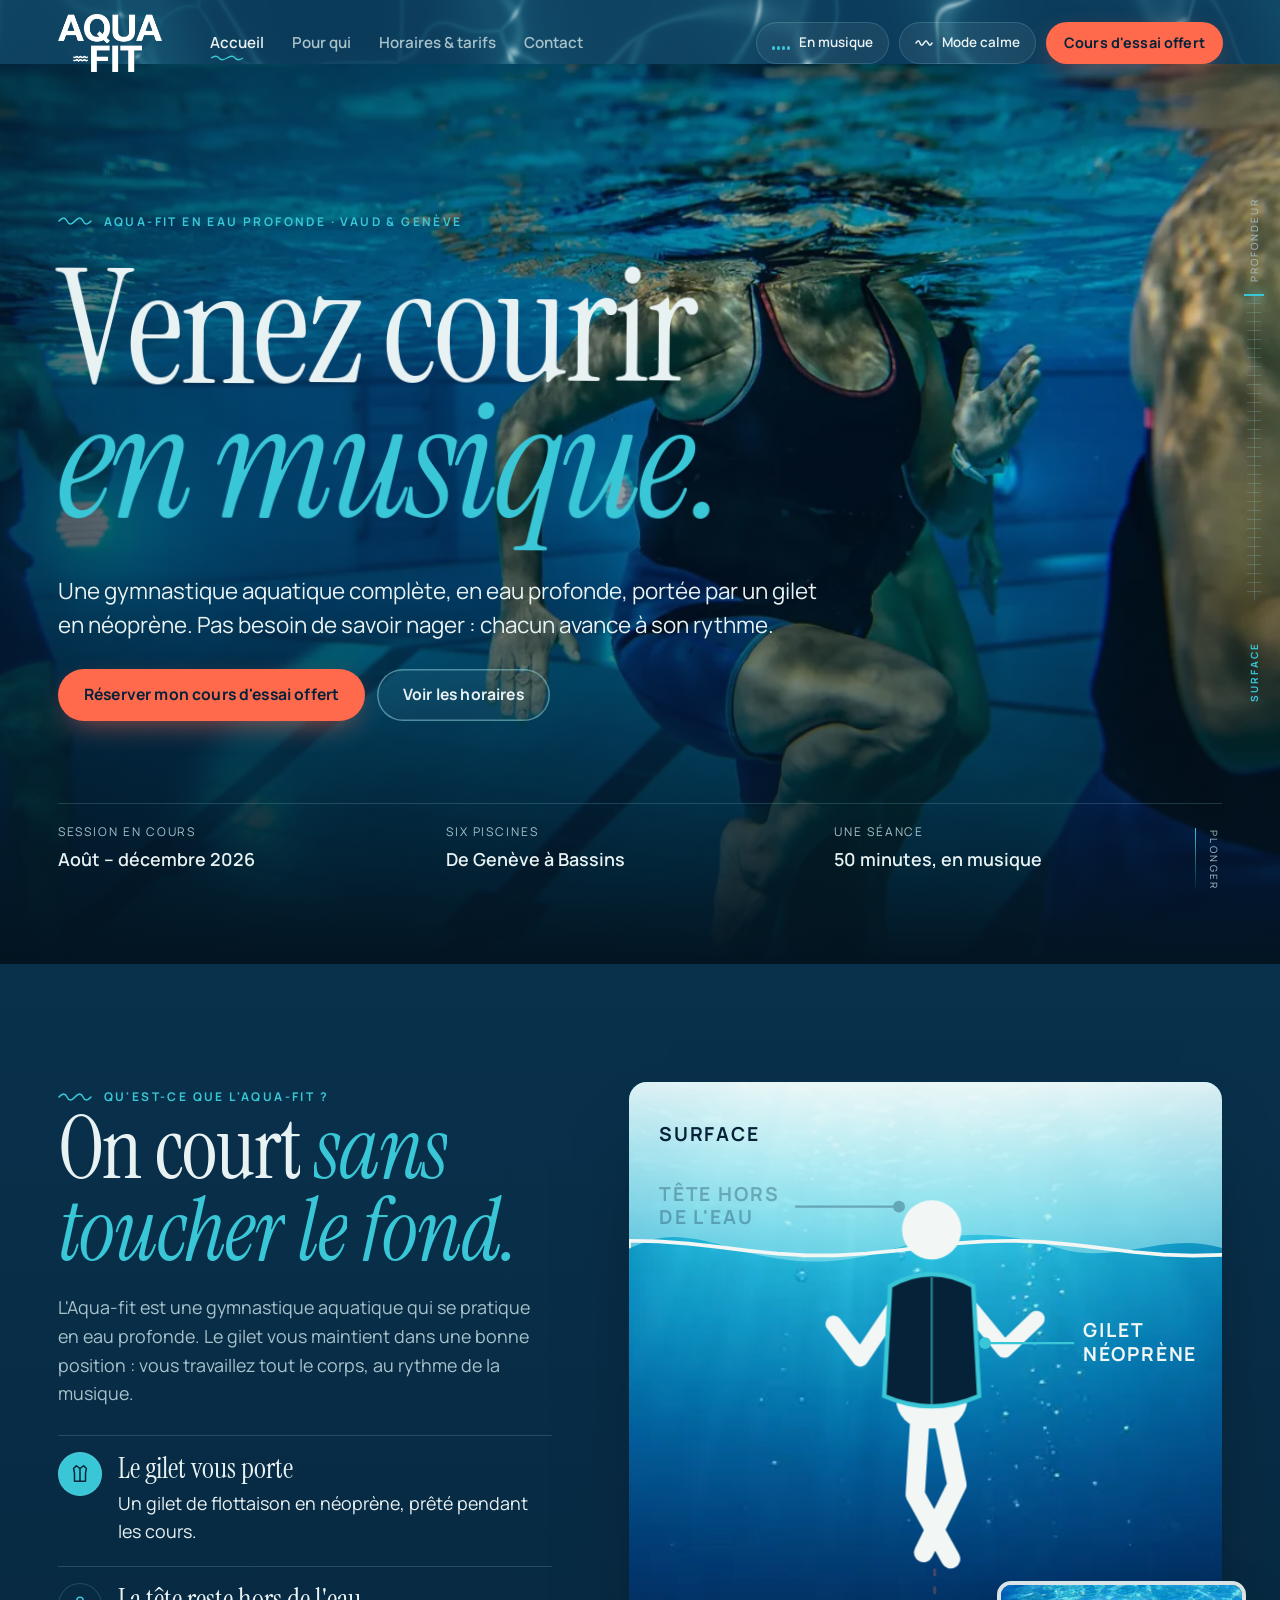
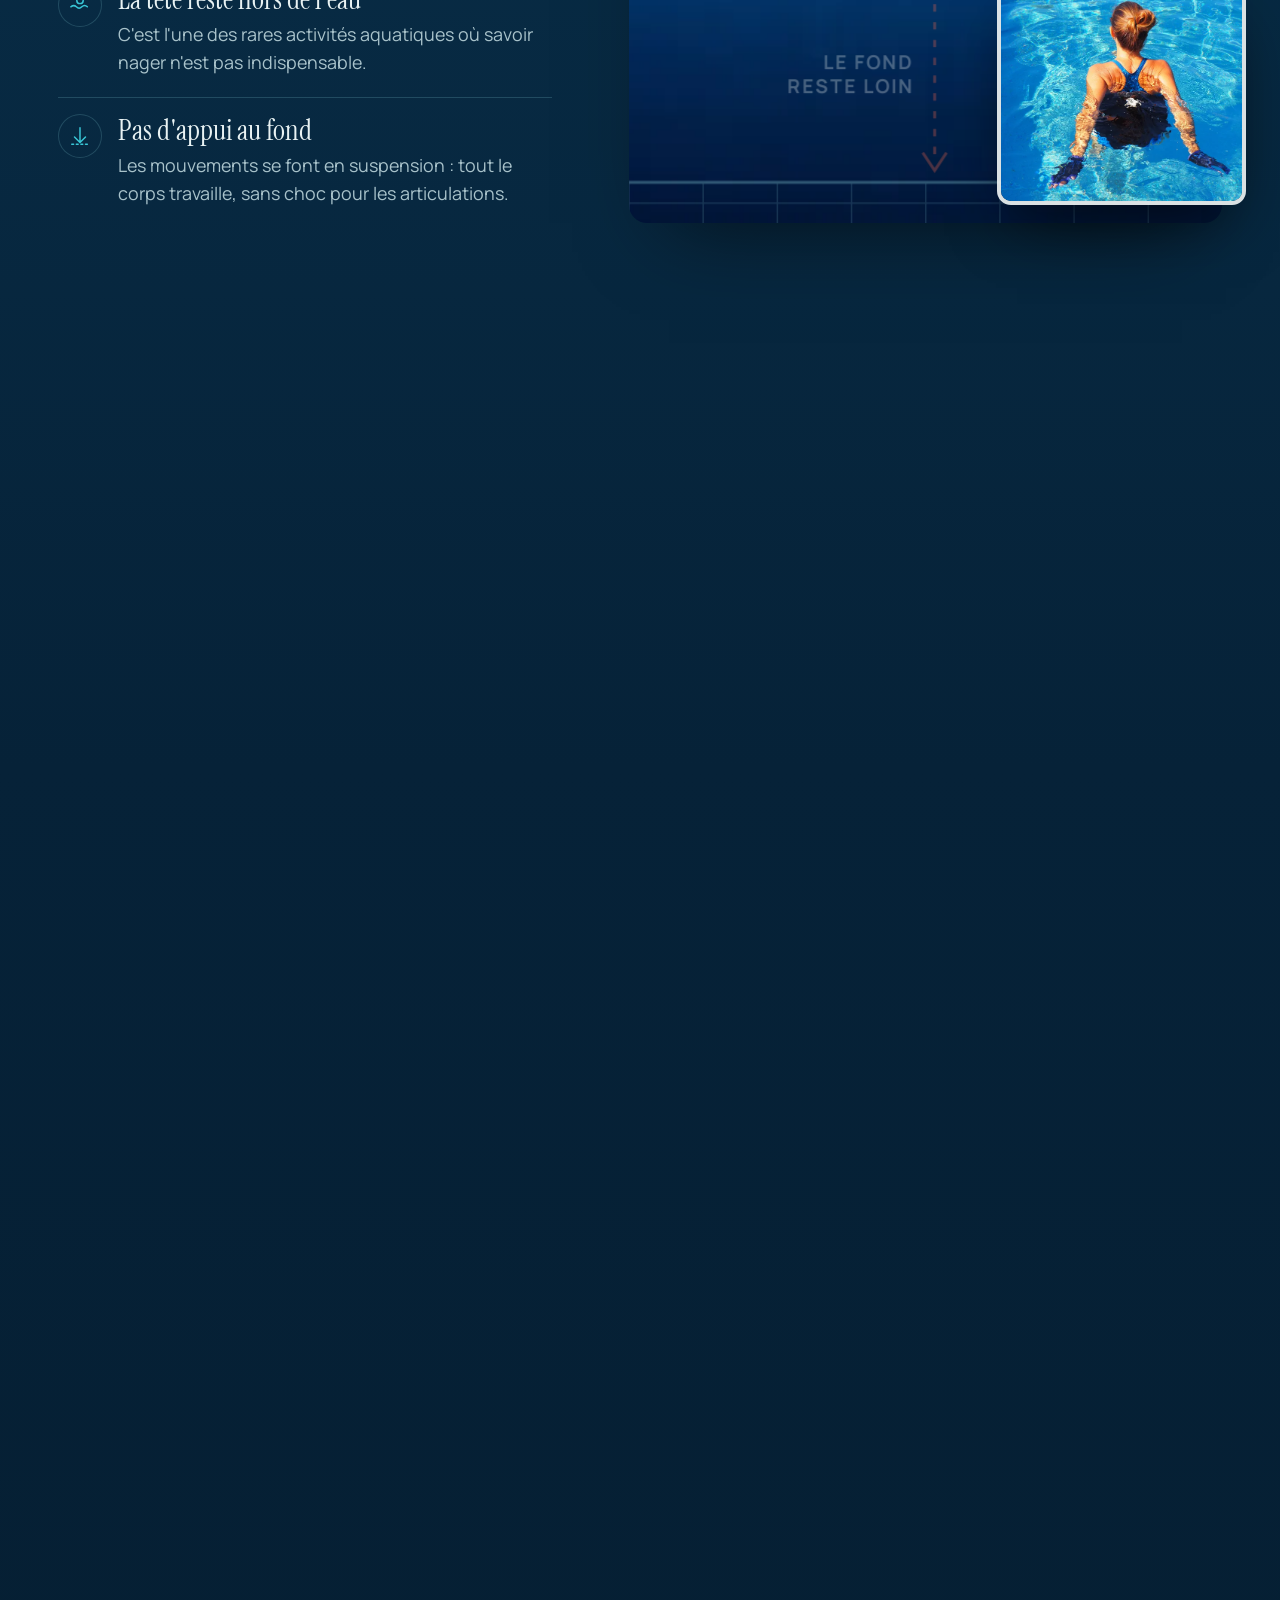
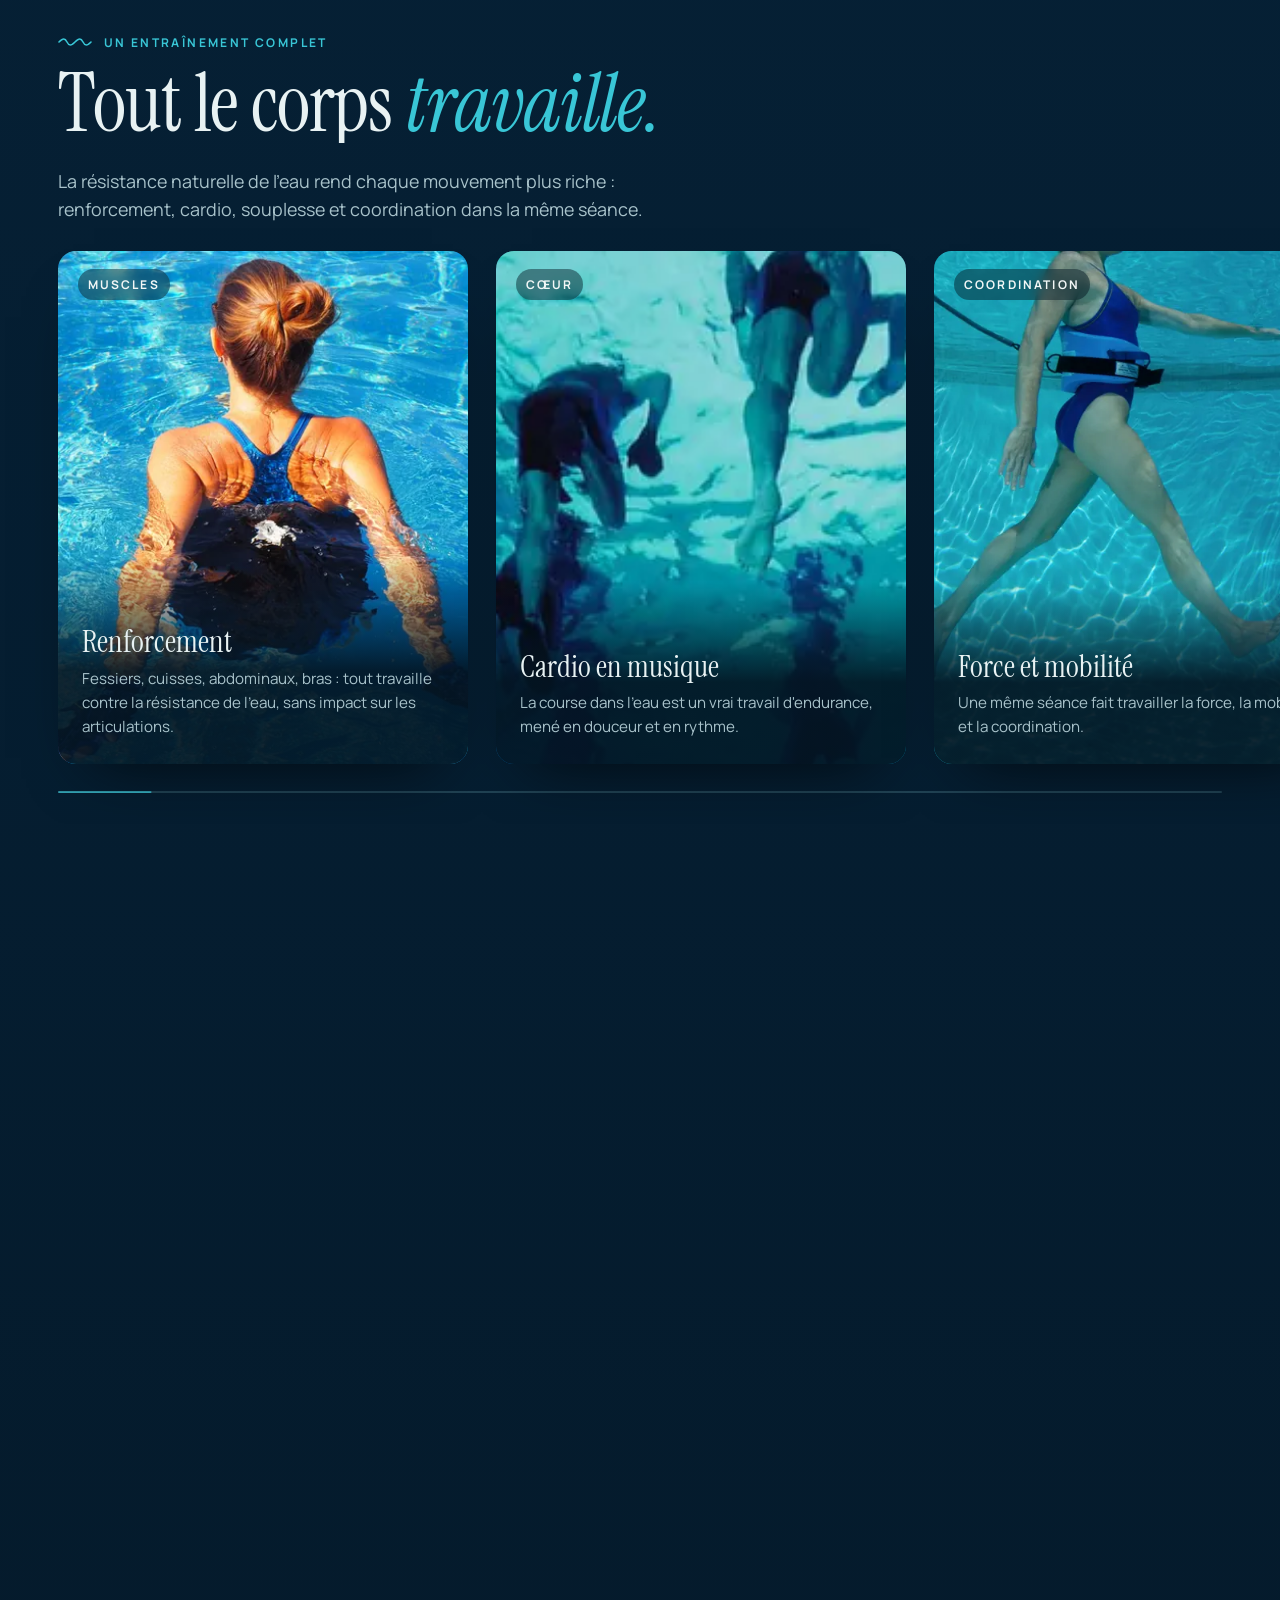
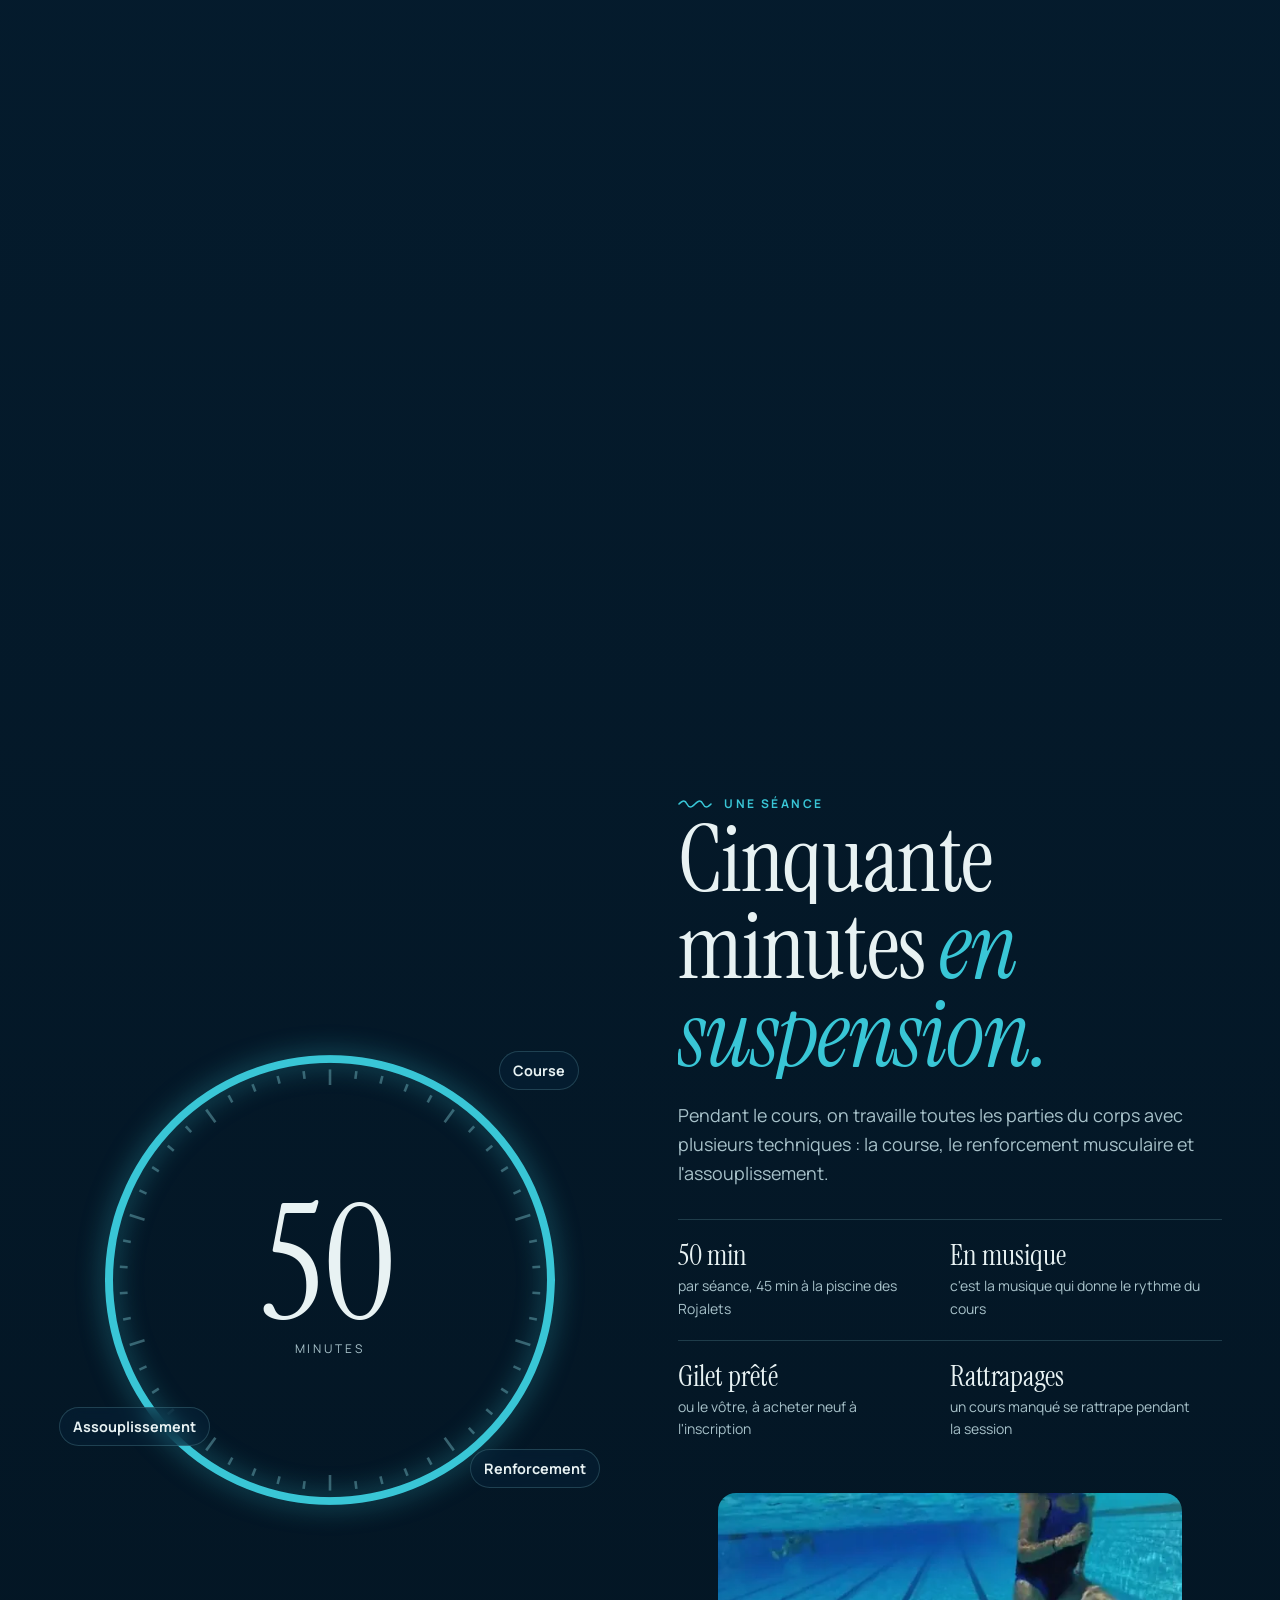
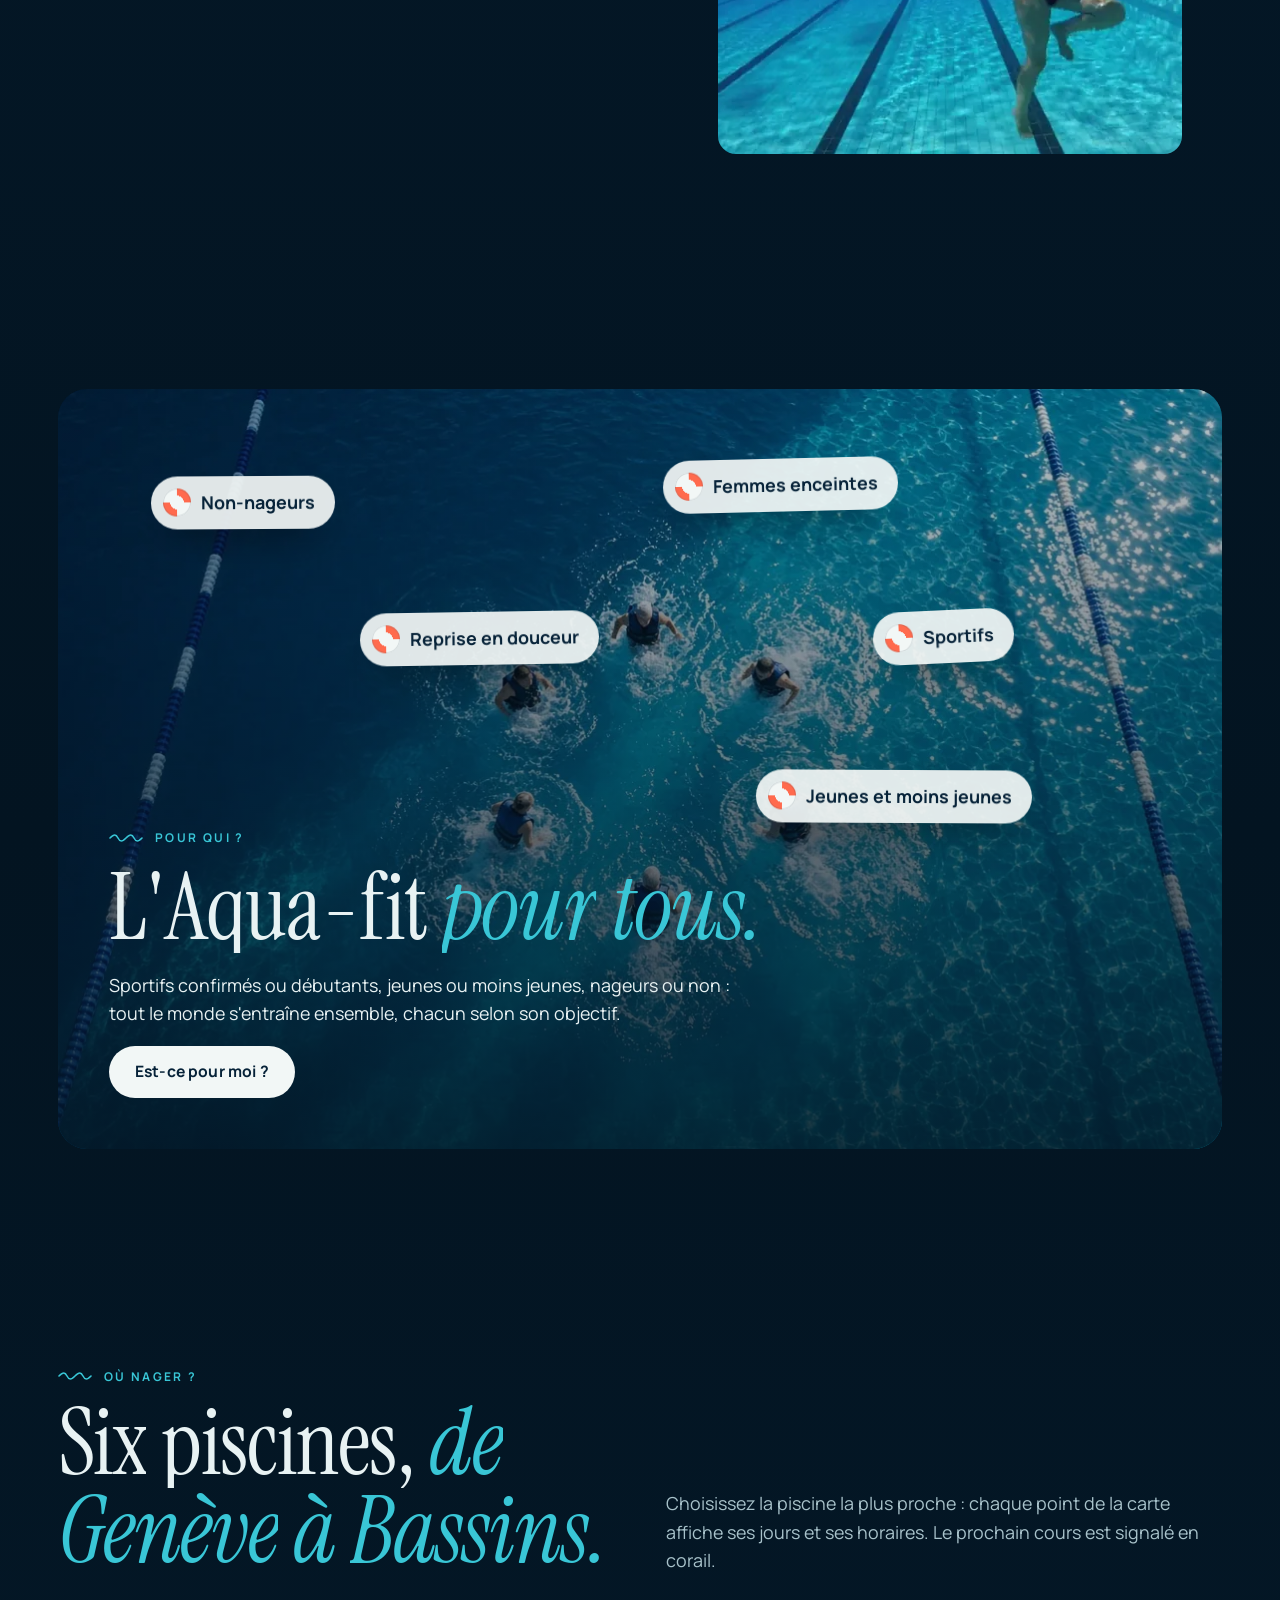
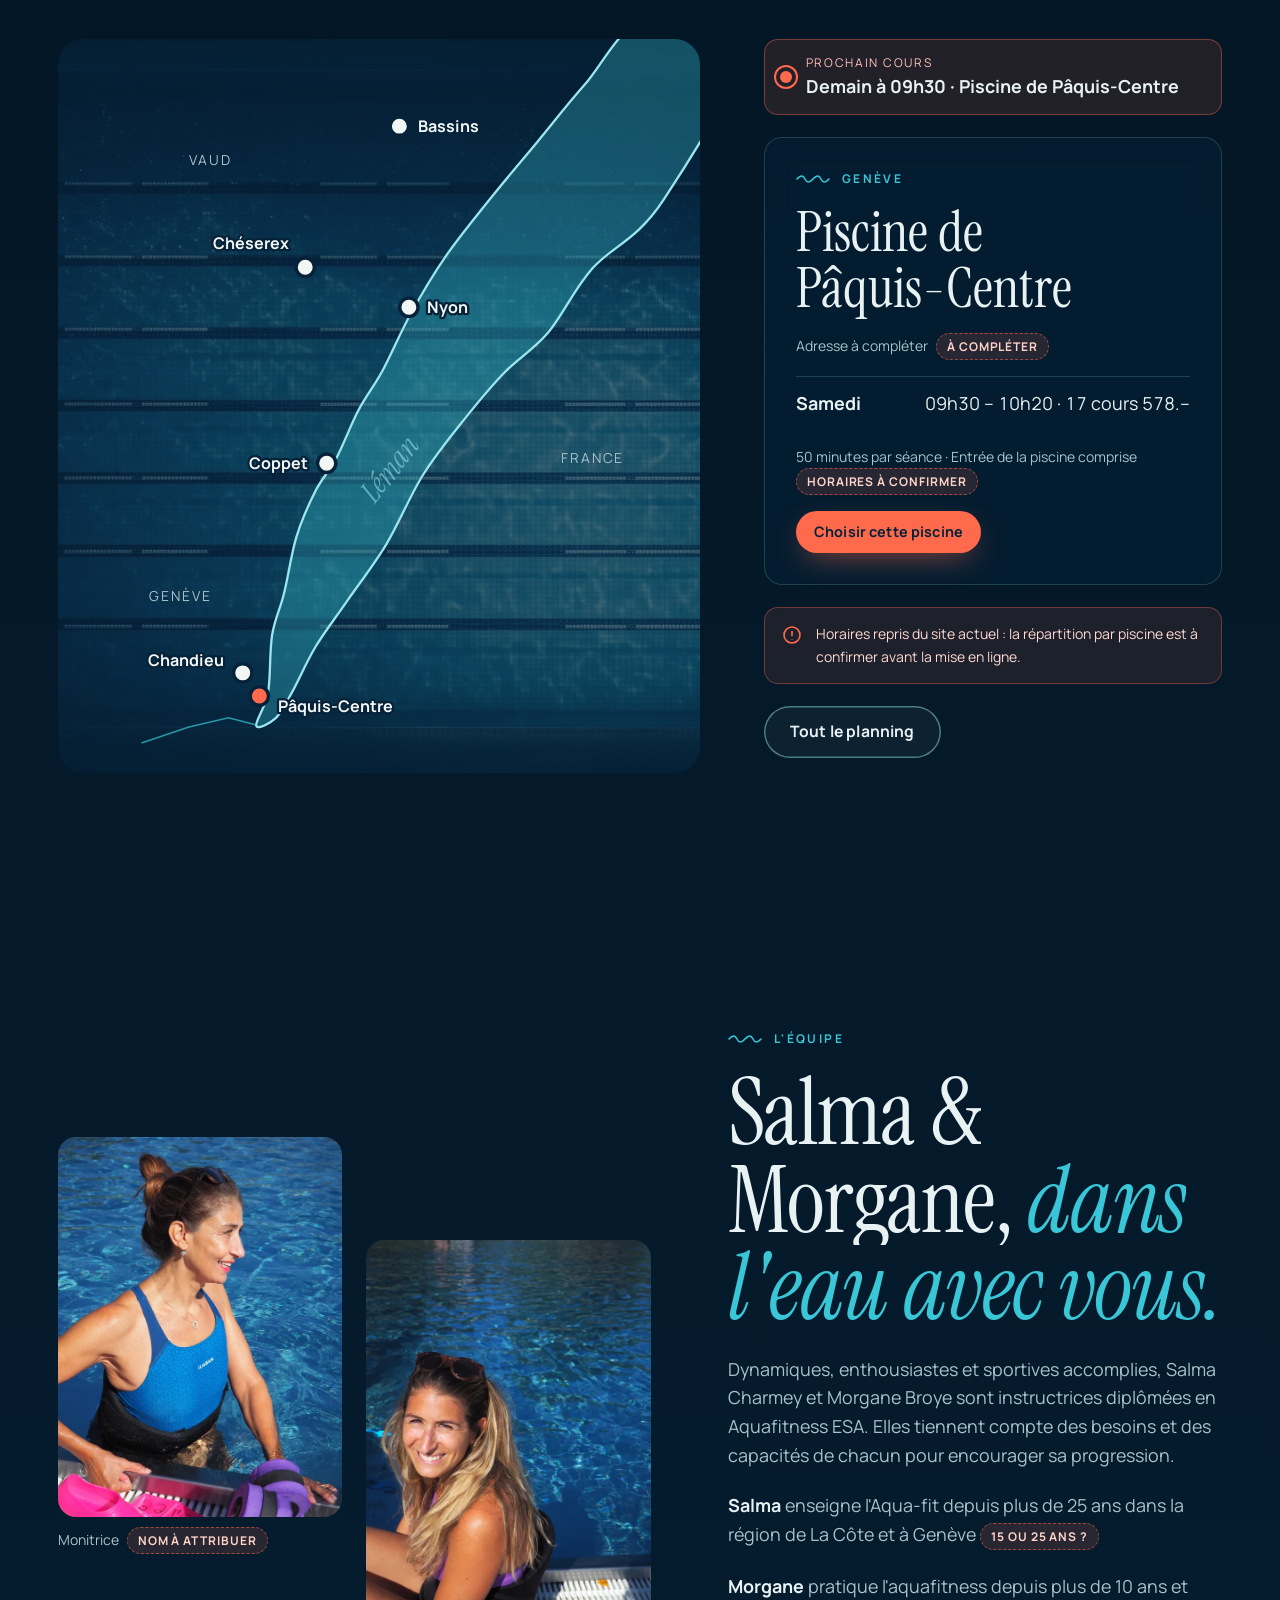
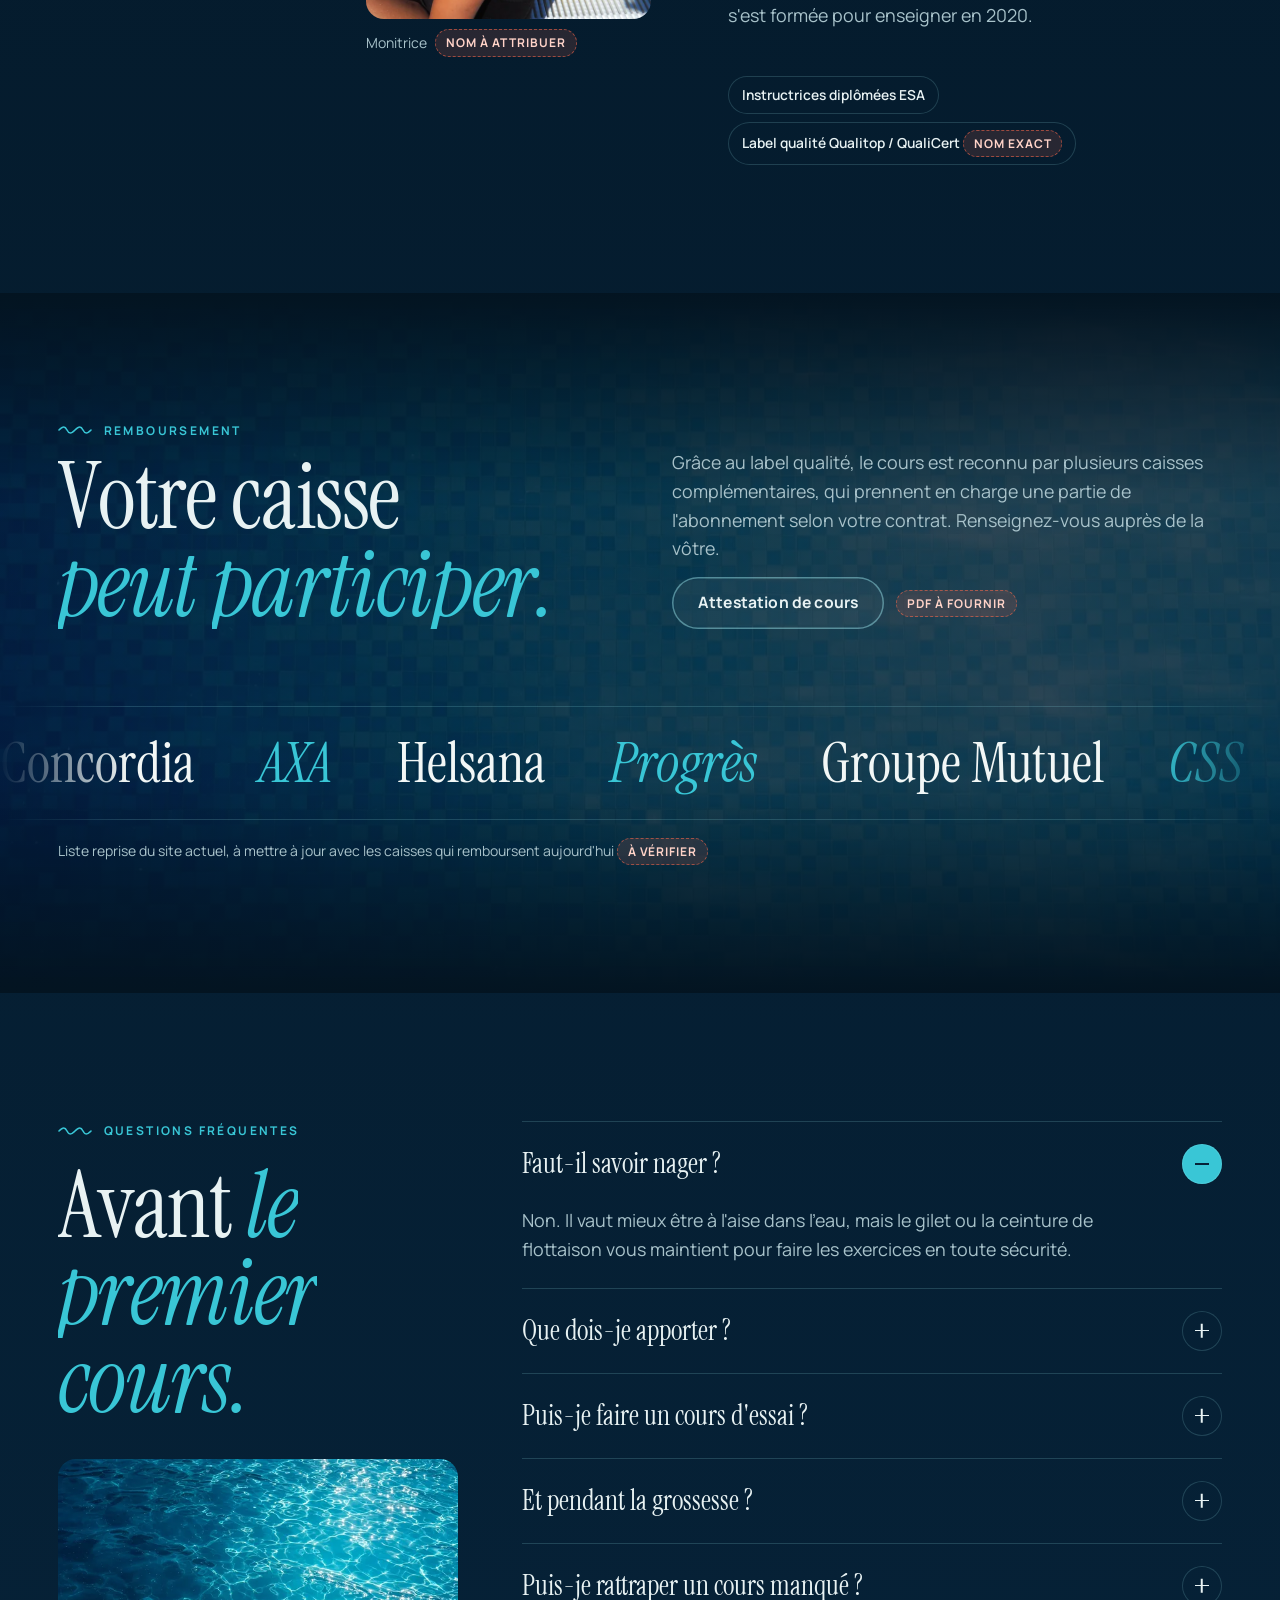
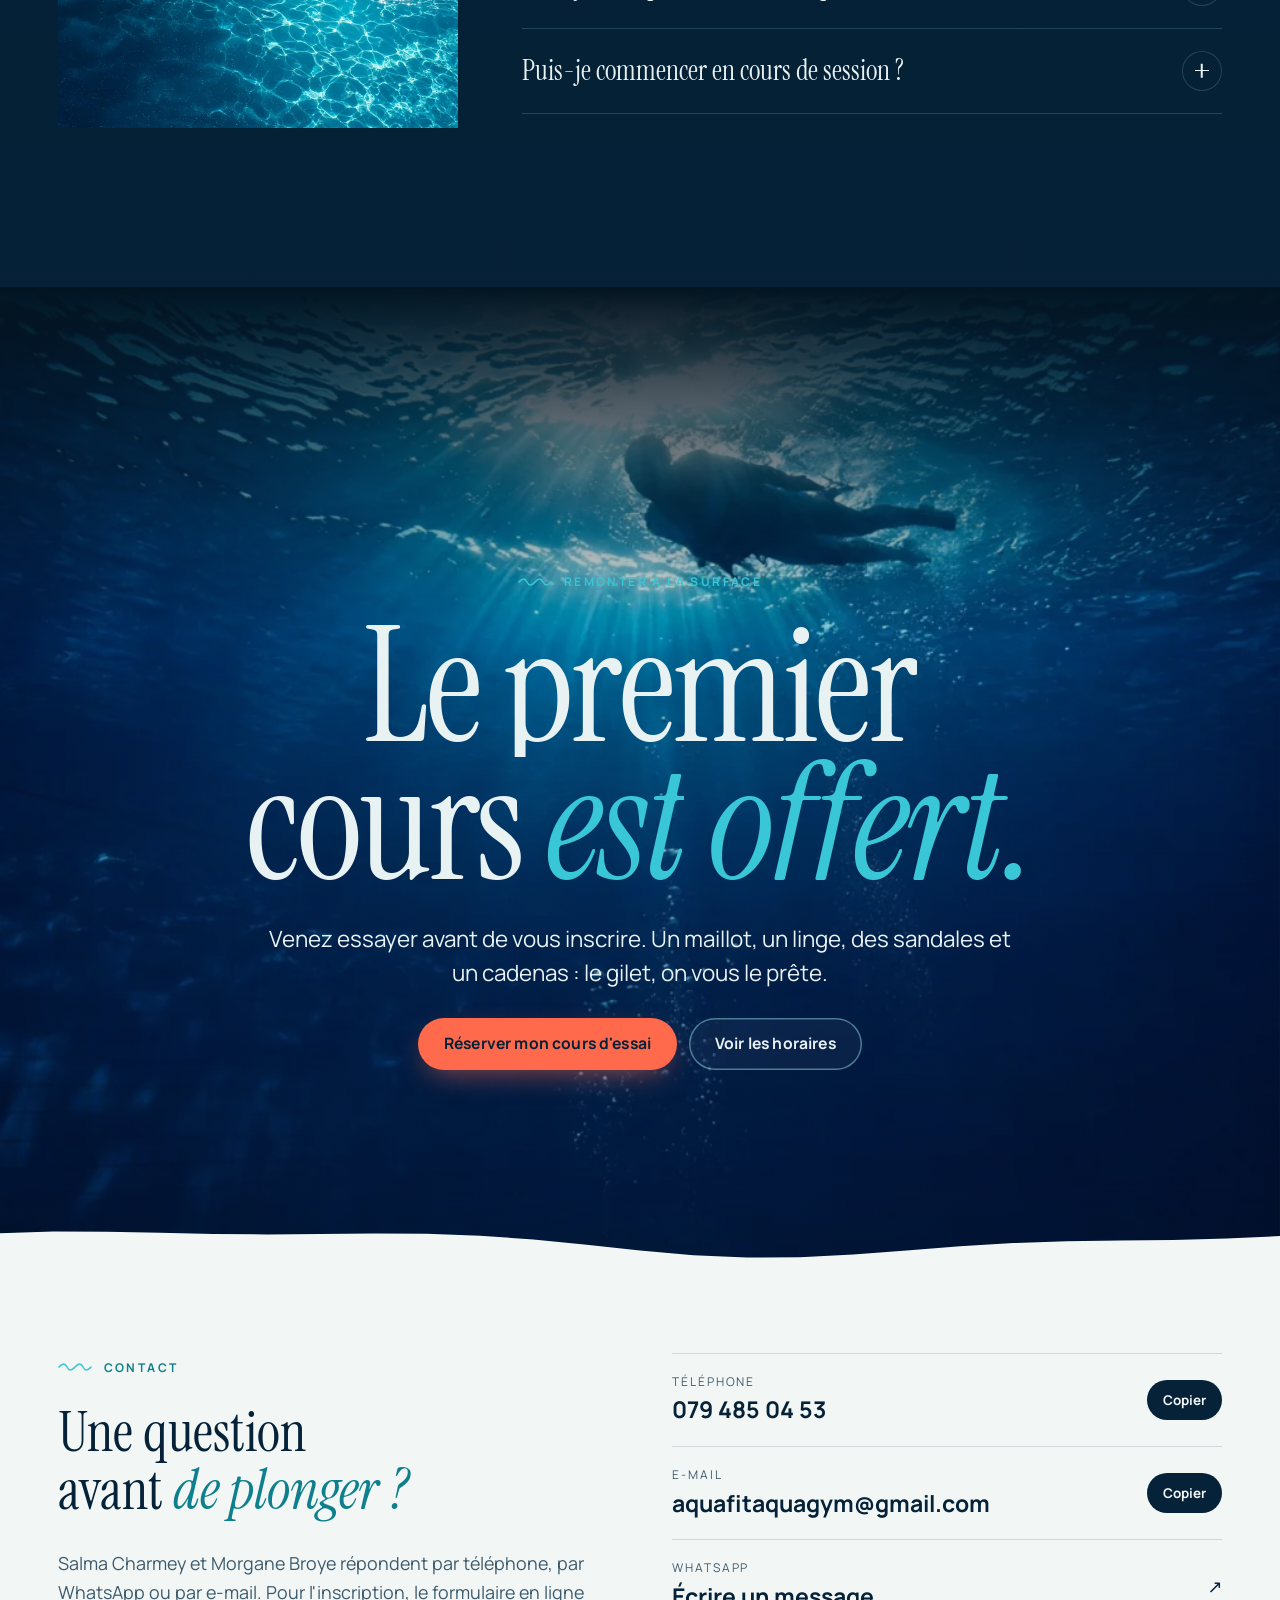
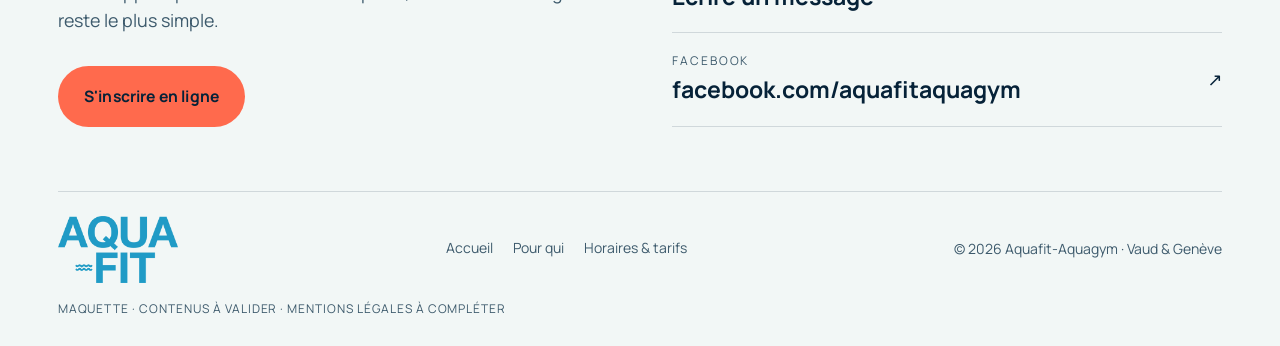
<file: index.html>
<!doctype html>
<html lang="fr">
<head>
<meta charset="utf-8">
<meta name="viewport" content="width=device-width, initial-scale=1, viewport-fit=cover">
<title>Aquafit-Aquagym</title>
<meta name="claude:viewport-fit-sides" content="cover">
<meta name="description" content="Cours d'Aqua-fit en eau profonde et en musique, avec gilet en néoprène, dans six piscines des cantons de Vaud et Genève. Cours d'essai offert.">
<meta name="robots" content="noindex, nofollow">
<meta name="theme-color" content="#062238">
<meta property="og:type" content="website">
<meta property="og:locale" content="fr_CH">
<meta property="og:title" content="Aquafit-Aquagym">
<meta property="og:description" content="Cours d'Aqua-fit en eau profonde et en musique, avec gilet en néoprène, dans six piscines des cantons de Vaud et Genève. Cours d'essai offert.">
<meta property="og:image" content="https://aquafit-maquette.vercel.app/assets/img/og-aquafit.jpg">
<link rel="icon" href="assets/img/favicon.svg" type="image/svg+xml">
<link rel="preload" href="assets/fonts/InstrumentSerif-Regular.woff" as="font" type="font/woff" crossorigin>
<link rel="preload" href="assets/fonts/Manrope-var.woff" as="font" type="font/woff" crossorigin>
<link rel="stylesheet" href="assets/css/site.css?v=20261028-2">
<script>
(function () {
  var h = document.documentElement, calme = false;
  h.classList.add("js");
  try { calme = localStorage.getItem("aqua-calme") === "1"; } catch (e) {}
  if (!calme && window.matchMedia && matchMedia("(prefers-reduced-motion: reduce)").matches) calme = true;
  // Ouverture de page masquée le temps de charger les polices : pas de saut de mise en page.
  var fin = function () { h.classList.remove("polices"); };
  if (document.fonts && document.fonts.load) {
    h.classList.add("polices");
    window.__polices = Promise.race([
      Promise.all([document.fonts.load('400 1em "Instrument Serif"'), document.fonts.load('italic 400 1em "Instrument Serif"'), document.fonts.load('600 1em "Manrope"')]),
      new Promise(function (r) { setTimeout(r, 1400); })
    ]).then(fin, fin);
    setTimeout(fin, 2500);
  }
  if (calme) { h.classList.add("calme"); return; }
  try {
    if (sessionStorage.getItem("aqua-vague") === "1") h.classList.add("arrivee");
    else if (sessionStorage.getItem("aqua-intro") !== "1") h.classList.add("premiere");
  } catch (e) {}
})();
</script>
</head>
<body class="page-accueil">

<a class="evitement" href="#contenu">Aller au contenu</a>

<svg class="voile" data-voile aria-hidden="true" preserveAspectRatio="none">
  <defs>
    <linearGradient id="voile-eau" x1="0" y1="0" x2="0" y2="1">
      <stop offset="0" stop-color="#39C6D6"/>
      <stop offset="0.35" stop-color="#0A3350"/>
      <stop offset="1" stop-color="#031421"/>
    </linearGradient>
  </defs>
  <path data-voile-path d=""/>
  <path data-voile-ecume d="" fill="none"/>
</svg>

<div class="intro" data-intro aria-hidden="true">
  <img class="intro__logo" src="assets/img/logo-aquafit.webp" alt="" width="800" height="449">
  <svg class="intro__ligne" viewBox="0 0 1200 40" preserveAspectRatio="none">
    <path d="M0 20 C 50 8 100 8 150 20 S 250 32 300 20 S 400 8 450 20 S 550 32 600 20 S 700 8 750 20 S 850 32 900 20 S 1000 8 1050 20 S 1150 32 1200 20"/>
  </svg>
  <p class="intro__txt">Aqua-fit en eau profonde</p>
</div>

<canvas class="eau" data-eau aria-hidden="true"></canvas>
<canvas class="bulles" data-bulles aria-hidden="true"></canvas>

<div class="curseur" data-curseur aria-hidden="true"><span class="curseur__bulle"></span><span class="curseur__txt" data-curseur-txt></span></div>

<div class="jauge" data-jauge aria-hidden="true">
  <span class="jauge__titre">Profondeur</span>
  <div class="jauge__rail" data-jauge-rail><i class="jauge__repere" data-jauge-repere></i></div>
  <span class="jauge__label" data-jauge-label>Surface</span>
</div>

<svg class="filtres" width="0" height="0" aria-hidden="true" focusable="false">
  <filter id="onde-emerge" x="-5%" y="-5%" width="110%" height="110%">
    <feTurbulence type="fractalNoise" baseFrequency="0.008 0.025" numOctaves="2" seed="4" result="bruit"/>
    <feDisplacementMap data-onde-emerge in="SourceGraphic" in2="bruit" scale="0" xChannelSelector="R" yChannelSelector="G"/>
  </filter>
  <filter id="onde-survol" x="-5%" y="-5%" width="110%" height="110%">
    <feTurbulence data-onde-survol-bruit type="fractalNoise" baseFrequency="0.01 0.04" numOctaves="1" seed="9" result="bruit"/>
    <feDisplacementMap data-onde-survol in="SourceGraphic" in2="bruit" scale="0" xChannelSelector="R" yChannelSelector="G"/>
  </filter>
</svg>

<header class="entete" data-entete>
  <a class="entete__logo" href="index.html" aria-label="Aquafit-Aquagym, accueil" data-curseur-actif>
    <img src="assets/img/logo-aquafit.webp" alt="Aquafit" width="800" height="449">
  </a>
  <nav class="entete__nav" aria-label="Navigation principale">
    <a href="index.html" data-nav="accueil">Accueil</a>
    <a href="pour-qui.html" data-nav="pour-qui">Pour qui</a>
    <a href="horaires-tarifs.html" data-nav="horaires">Horaires &amp; tarifs</a>
    <a href="#contact">Contact</a>
  </nav>
  <div class="entete__outils">
    <button class="outil" type="button" data-son aria-pressed="false" aria-label="Lancer la musique">
      <span class="eq" aria-hidden="true"><i></i><i></i><i></i><i></i></span><span class="outil__txt">En musique</span><span class="outil__court" aria-hidden="true">Son</span>
    </button>
    <button class="outil" type="button" data-calme aria-pressed="false">
      <svg class="vague-ico" viewBox="0 0 18 10" aria-hidden="true"><path d="M1 5c2-3 3-3 4 0s2 3 4 0 2-3 4 0 2 3 4 0" fill="none" stroke="currentColor" stroke-width="1.5" stroke-linecap="round"/></svg>
      <span class="outil__txt">Mode calme</span><span class="outil__court" aria-hidden="true">Calme</span>
    </button>
    <a class="bouton bouton--corail bouton--petit magnet" href="horaires-tarifs.html#inscription"><span class="bouton__txt">Cours d'essai offert</span></a>
    <button class="burger" type="button" data-burger aria-expanded="false" aria-controls="menu-mobile"><span></span><span></span><span class="sr">Menu</span></button>
  </div>
</header>

<div class="menu-mobile" id="menu-mobile" data-menu hidden>
  <nav aria-label="Navigation mobile">
    <a href="index.html" data-nav="accueil">Accueil</a>
    <a href="pour-qui.html" data-nav="pour-qui">Pour qui</a>
    <a href="horaires-tarifs.html" data-nav="horaires">Horaires &amp; tarifs</a>
  </nav>
  <a class="bouton bouton--corail" href="horaires-tarifs.html#inscription">Réserver mon cours d'essai offert</a>
  <div class="menu-mobile__bas">
    <a class="lien-trace" href="https://wa.me/41794850453" target="_blank" rel="noopener">Écrire sur WhatsApp ↗</a>
    <span>079 485 04 53</span>
    <span>aquafitaquagym@gmail.com</span>
  </div>
</div>

<div class="barre-essai" data-barre-essai aria-hidden="true">
  <a class="bouton bouton--corail" href="horaires-tarifs.html#inscription" tabindex="-1"><span class="bouton__txt">Cours d'essai offert</span></a>
  <a class="barre-essai__wa" href="https://wa.me/41794850453" target="_blank" rel="noopener" tabindex="-1" aria-label="Écrire sur WhatsApp"><svg viewBox="0 0 24 24" aria-hidden="true"><path d="M4 5.5A2.5 2.5 0 0 1 6.5 3h11A2.5 2.5 0 0 1 20 5.5v8a2.5 2.5 0 0 1-2.5 2.5H10l-4.5 4v-4h0A2.5 2.5 0 0 1 4 13.5Z" fill="none" stroke="currentColor" stroke-width="1.6" stroke-linejoin="round"/><circle cx="8.5" cy="9.5" r="1.1" fill="currentColor"/><circle cx="12" cy="9.5" r="1.1" fill="currentColor"/><circle cx="15.5" cy="9.5" r="1.1" fill="currentColor"/></svg></a>
</div>


<main id="contenu">

  <!-- Ouverture -->
  <section class="hero" data-section="Surface" data-hero>
    <div class="hero__media parallax-img" data-parallax="0.18">
      <picture><source media="(max-width: 700px)" srcset="assets/img/accueil-hero-mobile-640.webp 640w, assets/img/accueil-hero-mobile-784.webp 784w" sizes="100vw"><img src="assets/img/course-eau-profonde-1280.webp" srcset="assets/img/course-eau-profonde-640.webp 640w, assets/img/course-eau-profonde-1280.webp 1280w, assets/img/course-eau-profonde-1920.webp 1920w, assets/img/course-eau-profonde-2560.webp 2560w" sizes="100vw" alt="Sous l'eau, des participantes courent en eau profonde, portées par leur gilet" loading="eager" fetchpriority="high" decoding="async" ></picture>
    </div>
    <div class="wrap hero__contenu">
      <span class="surtitre" data-apparition>Aqua-fit en eau profonde · Vaud &amp; Genève</span>
      <h1 class="titre-geant hero__titre" data-titre-flottant>Venez courir <em>en musique.</em></h1>
      <div class="hero__bas">
        <p class="chapo" data-apparition>Une gymnastique aquatique complète, en eau profonde, portée par un gilet en néoprène. Pas besoin de savoir nager&nbsp;: chacun avance à son rythme.</p>
        <div class="hero__actions" data-apparition>
          <a class="bouton bouton--corail magnet" href="horaires-tarifs.html#inscription"><span class="bouton__txt">Réserver mon cours d'essai offert</span></a>
          <a class="bouton bouton--ligne magnet" href="horaires-tarifs.html"><span class="bouton__txt">Voir les horaires</span></a>
        </div>
      </div>
      <dl class="hero__infos" data-apparition>
        <div><dt>Session en cours</dt><dd data-session-court>Août – décembre 2026</dd></div>
        <div><dt>Six piscines</dt><dd>De Genève à Bassins</dd></div>
        <div><dt>Une séance</dt><dd>50 minutes, en musique</dd></div>
      </dl>
    </div>
    <span class="hero__defiler" aria-hidden="true">Plonger<i></i></span>
  </section>

  <!-- Eau profonde + gilet -->
  <section class="section gilet" data-section="Le gilet" data-gilet>
    <div class="wrap gilet__grille">
      <div>
        <span class="surtitre">Qu'est-ce que l'Aqua-fit&nbsp;?</span>
        <h2 class="titre-xl" data-titre>On court <em>sans toucher le fond.</em></h2>
        <p class="texte" style="margin-top:22px">L'Aqua-fit est une gymnastique aquatique qui se pratique en eau profonde. Le gilet vous maintient dans une bonne position&nbsp;: vous travaillez tout le corps, au rythme de la musique.</p>
        <ol class="gilet__points" data-gilet-points>
          <li class="est-actif" data-etape="1">
            <span class="pastille" aria-hidden="true"><svg viewBox="0 0 24 24" fill="none" stroke="currentColor" stroke-width="1.6" stroke-linejoin="round"><path d="M8 3l4 3 4-3 3 3-1 5v9H6v-9L5 6z"/><path d="M12 6v14"/></svg></span>
            <span><strong>Le gilet vous porte</strong>Un gilet de flottaison en néoprène, prêté pendant les cours.</span>
          </li>
          <li data-etape="2">
            <span class="pastille" aria-hidden="true"><svg viewBox="0 0 24 24" fill="none" stroke="currentColor" stroke-width="1.6" stroke-linecap="round"><circle cx="12" cy="7" r="3.5"/><path d="M2 14c2.5-2 4-2 6 0s4 2 6 0 4-2 6 0"/></svg></span>
            <span><strong>La tête reste hors de l'eau</strong>C'est l'une des rares activités aquatiques où savoir nager n'est pas indispensable.</span>
          </li>
          <li data-etape="3">
            <span class="pastille" aria-hidden="true"><svg viewBox="0 0 24 24" fill="none" stroke="currentColor" stroke-width="1.6" stroke-linecap="round"><path d="M12 3v15M6 13l6 6 6-6"/><path d="M3 21h18" stroke-dasharray="2 3"/></svg></span>
            <span><strong>Pas d'appui au fond</strong>Les mouvements se font en suspension&nbsp;: tout le corps travaille, sans choc pour les articulations.</span>
          </li>
        </ol>
      </div>
      <div class="gilet__visuel">
        <div class="gilet__scene" data-gilet-scene>
          <img src="assets/img/eau-profonde-fond-1168.webp" srcset="assets/img/eau-profonde-fond-640.webp 640w, assets/img/eau-profonde-fond-1168.webp 1168w" sizes="(max-width: 900px) 100vw, 50vw" alt="" loading="lazy" decoding="async" >
          <svg class="gilet__schema" viewBox="0 0 400 500" role="img" aria-label="Schéma : une personne flotte en eau profonde grâce au gilet, la tête hors de l'eau, les pieds loin du fond du bassin">
            <defs>
              <linearGradient id="g-air" x1="0" y1="0" x2="0" y2="1"><stop offset="0" stop-color="#F2F7F6" stop-opacity=".9"/><stop offset="1" stop-color="#9BE6EE" stop-opacity=".55"/></linearGradient>
            </defs>
            <path d="M0 0 H400 V112 C 360 100 330 124 290 112 S 220 100 180 112 S 110 124 70 112 S 20 104 0 112 Z" fill="url(#g-air)"/>
            <path data-schema-surface d="M0 112 C 20 104 40 104 70 112 S 140 124 180 112 S 250 100 290 112 S 360 124 400 112" fill="none" stroke="#F2F7F6" stroke-width="2.5"/>
            <text class="schema-txt" x="20" y="40" style="fill:#062238">Surface</text>
            <!-- Fond du bassin -->
            <g data-etape-schema="3" opacity=".35">
              <path d="M0 472 H400" stroke="#9BE6EE" stroke-width="2"/>
              <path d="M0 486 H400 M0 472 L0 500 M50 472 V500 M100 472 V500 M150 472 V500 M200 472 V500 M250 472 V500 M300 472 V500 M350 472 V500" stroke="#9BE6EE" stroke-width="1" opacity=".5"/>
              <path d="M206 328 V460" stroke="#FF6A4D" stroke-width="2" stroke-dasharray="5 7" data-schema-fleche/>
              <path d="M198 452 L206 464 L214 452" fill="none" stroke="#FF6A4D" stroke-width="2"/>
              <text class="schema-txt" x="192" y="396" text-anchor="end">Le fond</text>
              <text class="schema-txt" x="192" y="412" text-anchor="end">reste loin</text>
            </g>
            <!-- Personne -->
            <g data-schema-corps>
              <g data-jambe="g"><path d="M196 222 L180 270 L192 318" fill="none" stroke="#F2F7F6" stroke-width="13" stroke-linecap="round" stroke-linejoin="round"/></g>
              <g data-jambe="d"><path d="M212 222 L232 262 L222 312" fill="none" stroke="#F2F7F6" stroke-width="13" stroke-linecap="round" stroke-linejoin="round"/></g>
              <path d="M182 142 L150 176 L136 150" fill="none" stroke="#F2F7F6" stroke-width="11" stroke-linecap="round" stroke-linejoin="round" data-bras="g"/>
              <path d="M226 142 L258 170 L276 146" fill="none" stroke="#F2F7F6" stroke-width="11" stroke-linecap="round" stroke-linejoin="round" data-bras="d"/>
              <rect x="180" y="128" width="48" height="100" rx="20" fill="#F2F7F6"/>
              <g data-etape-schema="1">
                <path d="M176 132 Q204 116 232 132 L236 206 Q204 220 172 206 Z" fill="#062238" stroke="#39C6D6" stroke-width="3"/>
                <path d="M204 126 V214" stroke="#39C6D6" stroke-width="1.5" opacity=".6"/>
              </g>
              <circle cx="204" cy="94" r="20" fill="#F2F7F6"/>
            </g>
            <!-- Étiquettes -->
            <g data-etape-schema="1">
              <path d="M240 176 H300" stroke="#39C6D6" stroke-width="1.5"/>
              <circle cx="240" cy="176" r="4" fill="#39C6D6"/>
              <text class="schema-txt" x="306" y="172">Gilet</text>
              <text class="schema-txt" x="306" y="188">néoprène</text>
            </g>
            <g data-etape-schema="2" opacity=".35">
              <path d="M112 84 H182" stroke="#062238" stroke-width="1.5"/>
              <circle cx="182" cy="84" r="4" fill="#062238"/>
              <text class="schema-txt" x="20" y="80" style="fill:#062238">Tête hors</text>
              <text class="schema-txt" x="20" y="96" style="fill:#062238">de l'eau</text>
            </g>
          </svg>
        </div>
        <figure class="gilet__photo" style="margin:0">
          <img src="assets/img/dos-gilet-eau-profonde-1280.webp" srcset="assets/img/dos-gilet-eau-profonde-640.webp 640w, assets/img/dos-gilet-eau-profonde-1280.webp 1280w, assets/img/dos-gilet-eau-profonde-1920.webp 1920w" sizes="(max-width: 900px) 40vw, 22vw" alt="Une participante en eau profonde, de dos, avec son gilet et ses gants" loading="lazy" decoding="async" >
        </figure>
      </div>
    </div>
  </section>

  <!-- Bienfaits -->
  <section class="section horizontal" data-section="Bienfaits" data-horizontal>
    <div class="wrap horizontal__tete">
      <div class="pile pile--serre">
        <span class="surtitre">Un entraînement complet</span>
        <h2 class="titre-xl" data-titre>Tout le corps <em>travaille.</em></h2>
      </div>
      <div class="pile pile--serre"><p class="texte">La résistance naturelle de l'eau rend chaque mouvement plus riche&nbsp;: renforcement, cardio, souplesse et coordination dans la même séance.</p><span class="glisser" aria-hidden="true">Faites glisser <i></i></span></div>
    </div>
    <div class="piste" data-piste>
      <article class="carte" data-tilt data-curseur-texte="Plonger">
        <div class="carte__inner">
          <div class="carte__media"><img src="assets/img/dos-gilet-eau-profonde-1280.webp" srcset="assets/img/dos-gilet-eau-profonde-640.webp 640w, assets/img/dos-gilet-eau-profonde-1280.webp 1280w, assets/img/dos-gilet-eau-profonde-1920.webp 1920w" sizes="(max-width: 700px) 80vw, 30vw" alt="Participante en eau profonde, vue de dos" loading="lazy" decoding="async" ></div>
          <span class="carte__num">Muscles</span>
          <div class="carte__legende"><h3>Renforcement</h3><p>Fessiers, cuisses, abdominaux, bras&nbsp;: tout travaille contre la résistance de l'eau, sans impact sur les articulations.</p></div>
        </div>
      </article>
      <article class="carte" data-tilt data-curseur-texte="Plonger">
        <div class="carte__inner">
          <div class="carte__media"><img src="assets/img/groupe-course-dessous-765.webp" srcset="assets/img/groupe-course-dessous-640.webp 640w, assets/img/groupe-course-dessous-765.webp 765w" sizes="(max-width: 700px) 80vw, 30vw" alt="Groupe qui court en eau profonde, vu depuis le fond" loading="lazy" decoding="async" ></div>
          <span class="carte__num">Cœur</span>
          <div class="carte__legende"><h3>Cardio en musique</h3><p>La course dans l'eau est un vrai travail d'endurance, mené en douceur et en rythme.</p></div>
        </div>
      </article>
      <article class="carte" data-tilt data-curseur-texte="Plonger">
        <div class="carte__inner">
          <div class="carte__media"><img src="assets/img/marche-ceinture-dessous-744.webp" srcset="assets/img/marche-ceinture-dessous-640.webp 640w, assets/img/marche-ceinture-dessous-744.webp 744w" sizes="(max-width: 700px) 80vw, 30vw" alt="Vue sous l'eau d'une participante qui marche en eau profonde" loading="lazy" decoding="async" ></div>
          <span class="carte__num">Coordination</span>
          <div class="carte__legende"><h3>Force et mobilité</h3><p>Une même séance fait travailler la force, la mobilité et la coordination.</p></div>
        </div>
      </article>
      <article class="carte" data-tilt data-curseur-texte="Plonger">
        <div class="carte__inner">
          <div class="carte__media"><img src="assets/img/nage-palmes-dessus-1280.webp" srcset="assets/img/nage-palmes-dessus-640.webp 640w, assets/img/nage-palmes-dessus-1280.webp 1280w, assets/img/nage-palmes-dessus-1920.webp 1920w" sizes="(max-width: 700px) 80vw, 30vw" alt="Jambes en mouvement dans l'eau, vues du dessus" loading="lazy" decoding="async" ></div>
          <span class="carte__num">Circulation</span>
          <div class="carte__legende"><h3>Jambes légères</h3><p>L'effet massant de l'eau est très apprécié pour la sensation de jambes plus légères.</p></div>
        </div>
      </article>
      <article class="carte" data-tilt data-curseur-texte="Plonger">
        <div class="carte__inner">
          <div class="carte__media"><img src="assets/img/bord-bassin-gilet-1280.webp" srcset="assets/img/bord-bassin-gilet-640.webp 640w, assets/img/bord-bassin-gilet-1280.webp 1280w, assets/img/bord-bassin-gilet-1920.webp 1920w" sizes="(max-width: 700px) 80vw, 30vw" alt="Participante assise au bord du bassin, gilet et accessoires à côté d'elle" loading="lazy" decoding="async" ></div>
          <span class="carte__num">Bien-être</span>
          <div class="carte__legende"><h3>Bon pour le moral</h3><p>Un cours rythmé par la musique, bénéfique pour le physique comme pour le bien-être.</p></div>
        </div>
      </article>
      <article class="carte" data-tilt data-curseur-texte="Plonger">
        <div class="carte__inner">
          <div class="carte__media"><img src="assets/img/halteres-mousse-bord-1080.webp" srcset="assets/img/halteres-mousse-bord-640.webp 640w, assets/img/halteres-mousse-bord-1080.webp 1080w" sizes="(max-width: 700px) 80vw, 30vw" alt="Haltères en mousse posées au bord de la piscine" loading="lazy" decoding="async" ></div>
          <span class="carte__num">Intensité</span>
          <div class="carte__legende"><h3>À votre rythme</h3><p>Les accessoires restent facultatifs. C'est vous qui décidez de l'intensité de vos mouvements.</p></div>
        </div>
      </article>
    </div>
    <div class="wrap"><div class="piste__progres" aria-hidden="true"><i data-piste-progres></i></div></div>
  </section>

  <!-- Séance -->
  <section class="section" data-section="La séance" data-seance>
    <div class="wrap seance__grille">
      <div class="chrono" data-chrono>
        <svg viewBox="0 0 400 400" aria-hidden="true">
          <circle class="chrono__fond" cx="200" cy="200" r="170"/>
          <g class="chrono__graduation" data-graduation></g>
          <circle class="chrono__arc" cx="200" cy="200" r="170" transform="rotate(-90 200 200)" data-chrono-arc pathLength="100" stroke-dasharray="100 100" stroke-dashoffset="0"/>
        </svg>
        <div class="chrono__centre"><span class="chrono__min" data-chrono-min>50</span><span class="chrono__unite">minutes</span></div>
        <span class="chrono__etiquette">Course</span>
        <span class="chrono__etiquette">Renforcement</span>
        <span class="chrono__etiquette">Assouplissement</span>
      </div>
      <div>
        <span class="surtitre">Une séance</span>
        <h2 class="titre-xl" data-titre>Cinquante minutes <em>en suspension.</em></h2>
        <p class="texte" style="margin-top:22px">Pendant le cours, on travaille toutes les parties du corps avec plusieurs techniques&nbsp;: la course, le renforcement musculaire et l'assouplissement.</p>
        <ul class="faits">
          <li><b>50 min</b><span>par séance, 45&nbsp;min à la piscine des Rojalets</span></li>
          <li><b>En musique</b><span>c'est la musique qui donne le rythme du cours</span></li>
          <li><b>Gilet prêté</b><span>ou le vôtre, à acheter neuf à l'inscription</span></li>
          <li><b>Rattrapages</b><span>un cours manqué se rattrape pendant la session</span></li>
        </ul>
        <figure class="seance__photo reveal-img" style="margin-top:32px" data-revele>
          <img src="assets/img/video-course-sous-eau-1280.webp" srcset="assets/img/video-course-sous-eau-640.webp 640w, assets/img/video-course-sous-eau-1280.webp 1280w, assets/img/video-course-sous-eau-1629.webp 1629w" sizes="(max-width: 900px) 100vw, 45vw" alt="Sous l'eau, une participante court entre les lignes du bassin" loading="lazy" decoding="async" >
        </figure>
      </div>
    </div>
  </section>

  <!-- Pour qui -->
  <section class="section section--serree" data-section="Pour qui">
    <div class="wrap">
      <div class="bassin" data-bassin>
        <img src="assets/img/groupe-vu-du-dessus-1168.webp" srcset="assets/img/groupe-vu-du-dessus-640.webp 640w, assets/img/groupe-vu-du-dessus-1168.webp 1168w" sizes="100vw" alt="Vu du dessus, un petit groupe court en cercle dans un couloir de piscine" loading="lazy" decoding="async" >
        <div class="bouees" data-bouees>
          <a class="bouee" href="pour-qui.html#quiz" data-quiz-pre="nage=non" style="left:8%;top:12%"><i aria-hidden="true"></i>Non-nageurs</a>
          <a class="bouee" href="pour-qui.html#quiz" data-quiz-pre="situation=enceinte" style="left:52%;top:9%"><i aria-hidden="true"></i>Femmes enceintes</a>
          <a class="bouee" href="pour-qui.html#quiz" data-quiz-pre="situation=sport" style="left:70%;top:30%"><i aria-hidden="true"></i>Sportifs</a>
          <a class="bouee" href="pour-qui.html#quiz" data-quiz-pre="situation=reprise" style="left:26%;top:30%"><i aria-hidden="true"></i>Reprise en douceur</a>
          <a class="bouee" href="pour-qui.html#profils" style="left:60%;top:50%"><i aria-hidden="true"></i>Jeunes et moins jeunes</a>
        </div>
        <div class="bassin__texte">
          <span class="surtitre">Pour qui&nbsp;?</span>
          <h2 class="titre-xl" data-titre>L'Aqua-fit <em>pour tous.</em></h2>
          <p class="texte" style="color:var(--texte)">Sportifs confirmés ou débutants, jeunes ou moins jeunes, nageurs ou non&nbsp;: tout le monde s'entraîne ensemble, chacun selon son objectif.</p>
          <div class="actions"><a class="bouton bouton--clair magnet" href="pour-qui.html#quiz"><span class="bouton__txt">Est-ce pour moi&nbsp;?</span></a></div>
        </div>
      </div>
    </div>
  </section>

  <!-- Piscines -->
  <section class="section" data-section="Piscines" id="piscines">
    <div class="wrap">
      <div class="deux-col" style="margin-bottom:clamp(32px,5vw,64px)">
        <div class="pile pile--serre">
          <span class="surtitre">Où nager&nbsp;?</span>
          <h2 class="titre-xl" data-titre>Six piscines, <em>de Genève à Bassins.</em></h2>
        </div>
        <p class="texte">Choisissez la piscine la plus proche&nbsp;: chaque point de la carte affiche ses jours et ses horaires. Le prochain cours est signalé en corail.</p>
      </div>
      <div class="piscines__grille">
        <div class="carte-leman" data-carte>
          <img src="assets/img/bassin-lignes-dessus-1168.webp" srcset="assets/img/bassin-lignes-dessus-640.webp 640w, assets/img/bassin-lignes-dessus-1168.webp 1168w" sizes="(max-width: 900px) 100vw, 55vw" alt="" loading="lazy" decoding="async" >
        </div>
        <div class="pile">
          <div class="prochain" data-prochain hidden>
            <span class="prochain__pouls" aria-hidden="true"></span>
            <span><small>Prochain cours</small><strong data-prochain-txt></strong></span>
          </div>
          <div class="fiche" data-fiche aria-live="polite">
            <p class="fiche__lieu">Chéserex, Nyon, Bassins, Coppet et Genève</p>
            <p class="texte">Piscines de Chéserex (Asse et Boiron), du Rocher à Nyon, de Bassins, des Rojalets à Coppet, de Chandieu et de Pâquis-Centre à Genève.</p>
          </div>
          <p class="bandeau-verif"><svg viewBox="0 0 20 20" fill="none" stroke="currentColor" stroke-width="1.6" aria-hidden="true"><circle cx="10" cy="10" r="8"/><path d="M10 6v5M10 14v.5"/></svg><span>Horaires repris du site actuel&nbsp;: la répartition par piscine est à confirmer avant la mise en ligne.</span></p>
          <a class="bouton bouton--ligne magnet" href="horaires-tarifs.html#planning" style="justify-self:start"><span class="bouton__txt">Tout le planning</span></a>
        </div>
      </div>
    </div>
  </section>

  <!-- Équipe -->
  <section class="section" data-section="L'équipe">
    <div class="wrap equipe__grille">
      <div class="portraits">
        <figure class="portrait">
          <div class="portrait__cadre" data-emerge><img src="assets/img/monitrice-a-1280.webp" srcset="assets/img/monitrice-a-640.webp 640w, assets/img/monitrice-a-1280.webp 1280w, assets/img/monitrice-a-1920.webp 1920w" sizes="(max-width: 900px) 50vw, 26vw" alt="Monitrice d'Aqua-fit souriante, au bord du bassin avec son gilet" loading="lazy" decoding="async" ></div>
          <figcaption>Monitrice <span class="a-confirmer">nom à attribuer</span></figcaption>
        </figure>
        <figure class="portrait">
          <div class="portrait__cadre" data-emerge><img src="assets/img/monitrice-b-1280.webp" srcset="assets/img/monitrice-b-640.webp 640w, assets/img/monitrice-b-1280.webp 1280w, assets/img/monitrice-b-1920.webp 1920w" sizes="(max-width: 900px) 50vw, 26vw" alt="Monitrice d'Aqua-fit assise au bord de la piscine, lunettes de soleil sur la tête" loading="lazy" decoding="async" ></div>
          <figcaption>Monitrice <span class="a-confirmer">nom à attribuer</span></figcaption>
        </figure>
      </div>
      <div class="pile">
        <span class="surtitre">L'équipe</span>
        <h2 class="titre-xl" data-titre>Salma &amp; Morgane, <em>dans l'eau avec vous.</em></h2>
        <p class="texte">Dynamiques, enthousiastes et sportives accomplies, Salma Charmey et Morgane Broye sont instructrices diplômées en Aquafitness ESA. Elles tiennent compte des besoins et des capacités de chacun pour encourager sa progression.</p>
        <p class="texte"><strong>Salma</strong> enseigne l'Aqua-fit depuis plus de 25&nbsp;ans dans la région de La Côte et à Genève <span class="a-confirmer">15 ou 25 ans&nbsp;?</span></p>
        <p class="texte"><strong>Morgane</strong> pratique l'aquafitness depuis plus de 10&nbsp;ans et s'est formée pour enseigner en 2020.</p>
        <div class="labels">
          <span class="label">Instructrices diplômées ESA</span>
          <span class="label">Label qualité Qualitop / QualiCert <span class="a-confirmer">nom exact</span></span>
        </div>
      </div>
    </div>
  </section>

  <!-- Remboursement -->
  <section class="section rembourse" data-section="Remboursement">
    <img src="assets/img/carrelage-mosaique-1168.webp" srcset="assets/img/carrelage-mosaique-640.webp 640w, assets/img/carrelage-mosaique-1168.webp 1168w" sizes="100vw" alt="" loading="lazy" decoding="async" >
    <div class="wrap rembourse__grille">
      <div class="pile pile--serre">
        <span class="surtitre">Remboursement</span>
        <h2 class="titre-xl" data-titre>Votre caisse <em>peut participer.</em></h2>
      </div>
      <div class="pile pile--serre">
        <p class="texte">Grâce au label qualité, le cours est reconnu par plusieurs caisses complémentaires, qui prennent en charge une partie de l'abonnement selon votre contrat. Renseignez-vous auprès de la vôtre.</p>
        <div class="actions">
          <span class="bouton bouton--ligne" aria-disabled="true"><span class="bouton__txt">Attestation de cours</span></span>
          <span class="a-confirmer" style="align-self:center">PDF à fournir</span>
        </div>
      </div>
    </div>
    <div class="defile" aria-label="Caisses complémentaires citées sur le site actuel">
      <div class="defile__piste">
        <span>Concordia</span><span>AXA</span><span>Helsana</span><span>Progrès</span><span>Groupe Mutuel</span><span>CSS</span><span>Wincare</span><span>Swica</span><span>Sanitas</span><span>Atupri</span><span>ÖKK</span><span>Provita</span>
        <span aria-hidden="true">Concordia</span><span aria-hidden="true">AXA</span><span aria-hidden="true">Helsana</span><span aria-hidden="true">Progrès</span><span aria-hidden="true">Groupe Mutuel</span><span aria-hidden="true">CSS</span><span aria-hidden="true">Wincare</span><span aria-hidden="true">Swica</span><span aria-hidden="true">Sanitas</span><span aria-hidden="true">Atupri</span><span aria-hidden="true">ÖKK</span><span aria-hidden="true">Provita</span>
      </div>
    </div>
    <div class="wrap" style="margin-top:18px"><p class="note">Liste reprise du site actuel, à mettre à jour avec les caisses qui remboursent aujourd'hui <span class="a-confirmer">à vérifier</span></p></div>
  </section>

  <!-- FAQ -->
  <section class="section" data-section="Questions">
    <div class="wrap faq__grille">
      <div class="pile">
        <span class="surtitre">Questions fréquentes</span>
        <h2 class="titre-xl" data-titre>Avant <em>le premier cours.</em></h2>
        <figure class="reveal-img" style="margin:12px 0 0;border-radius:var(--rayon);overflow:hidden;aspect-ratio:4/3" data-revele>
          <img src="assets/img/surface-reflets-1168.webp" srcset="assets/img/surface-reflets-640.webp 640w, assets/img/surface-reflets-1168.webp 1168w" sizes="(max-width: 900px) 100vw, 32vw" alt="" loading="lazy" decoding="async" >
        </figure>
      </div>
      <div class="faq__liste">
        <details class="question" open>
          <summary>Faut-il savoir nager&nbsp;?<i aria-hidden="true"></i></summary>
          <div class="question__reponse"><p>Non. Il vaut mieux être à l'aise dans l'eau, mais le gilet ou la ceinture de flottaison vous maintient pour faire les exercices en toute sécurité.</p></div>
        </details>
        <details class="question">
          <summary>Que dois-je apporter&nbsp;?<i aria-hidden="true"></i></summary>
          <div class="question__reponse"><ul><li>un maillot de bain</li><li>un linge</li><li>des sandales de piscine</li><li>un cadenas pour vos objets de valeur</li></ul></div>
        </details>
        <details class="question">
          <summary>Puis-je faire un cours d'essai&nbsp;?<i aria-hidden="true"></i></summary>
          <div class="question__reponse"><p>Oui, pour découvrir l'activité avant de vous inscrire à une session. Le cours d'essai est offert.</p></div>
        </details>
        <details class="question">
          <summary>Et pendant la grossesse&nbsp;?<i aria-hidden="true"></i></summary>
          <div class="question__reponse"><p>Les femmes enceintes peuvent suivre les cours, sauf contre-indication du médecin ou de la sage-femme qui les suit. Demandez leur avis avant de commencer.</p></div>
        </details>
        <details class="question">
          <summary>Puis-je rattraper un cours manqué&nbsp;?<i aria-hidden="true"></i></summary>
          <div class="question__reponse"><p>Oui, à n'importe quel moment de la session en cours, dans la piscine où vous êtes inscrit et selon les places disponibles. Pas besoin de le faire dans la même semaine.</p></div>
        </details>
        <details class="question">
          <summary>Puis-je commencer en cours de session&nbsp;?<i aria-hidden="true"></i></summary>
          <div class="question__reponse"><p>Oui, dans la limite des places. Le prix est alors calculé au prorata des séances restantes. <a class="lien-trace" href="horaires-tarifs.html#calcul" style="color:var(--lagon)">Faire le calcul</a></p></div>
        </details>
      </div>
    </div>
  </section>

  <!-- Remontée -->
  <section class="remontee" data-section="Remontée">
    <div class="remontee__media parallax-img" data-parallax="0.12">
      <picture><source media="(max-width: 700px)" srcset="assets/img/soleil-sous-surface-mobile-640.webp 640w, assets/img/soleil-sous-surface-mobile-784.webp 784w" sizes="100vw"><img src="assets/img/soleil-sous-surface-1168.webp" srcset="assets/img/soleil-sous-surface-640.webp 640w, assets/img/soleil-sous-surface-1168.webp 1168w" sizes="100vw" alt="Vu de sous l'eau, le soleil traverse la surface de la piscine" loading="lazy" decoding="async" ></picture>
    </div>
    <div class="wrap remontee__contenu">
      <span class="surtitre">Remonter à la surface</span>
      <h2 class="titre-geant" data-titre>Le premier cours <em>est offert.</em></h2>
      <p class="chapo">Venez essayer avant de vous inscrire. Un maillot, un linge, des sandales et un cadenas&nbsp;: le gilet, on vous le prête.</p>
      <div class="remontee__actions">
        <a class="bouton bouton--corail magnet" href="horaires-tarifs.html#inscription"><span class="bouton__txt">Réserver mon cours d'essai</span></a>
        <a class="bouton bouton--ligne magnet" href="horaires-tarifs.html#planning"><span class="bouton__txt">Voir les horaires</span></a>
      </div>
    </div>
  </section>

</main>

<footer class="pied" id="contact" data-section="Surface">
  <svg class="pied__vague" viewBox="0 0 1440 90" preserveAspectRatio="none" aria-hidden="true"><path data-pied-vague d="M0 50 C 180 20 360 20 540 50 S 900 80 1080 50 S 1350 25 1440 45 V90 H0Z"/></svg>
  <div class="pied__corps"><div class="wrap">
    <div class="pied__haut">
      <div class="pile">
        <span class="surtitre" style="color:#0E7F8C">Contact</span>
        <h2 class="pied__titre">Une question avant <em>de plonger&nbsp;?</em></h2>
        <p style="color:#3D5A6C;max-width:30em">Salma Charmey et Morgane Broye répondent par téléphone, par WhatsApp ou par e-mail. Pour l'inscription, le formulaire en ligne reste le plus simple.</p>
        <div class="actions">
          <a class="bouton bouton--corail magnet" href="horaires-tarifs.html#inscription"><span class="bouton__txt">S'inscrire en ligne</span></a>
        </div>
      </div>
      <div class="contacts">
        <div class="contact">
          <div><small>Téléphone</small><span class="contact__valeur" data-copie-source="tel">079 485 04 53</span></div>
          <button class="copier" type="button" data-copier="tel">Copier</button>
        </div>
        <div class="contact">
          <div><small>E-mail</small><span class="contact__valeur" data-copie-source="mail">aquafitaquagym@gmail.com</span></div>
          <button class="copier" type="button" data-copier="mail">Copier</button>
        </div>
        <div class="contact">
          <div><small>WhatsApp</small><a class="contact__valeur lien-trace" href="https://wa.me/41794850453" target="_blank" rel="noopener">Écrire un message</a></div>
          <span aria-hidden="true">↗</span>
        </div>
        <div class="contact">
          <div><small>Facebook</small><a class="contact__valeur lien-trace" href="https://www.facebook.com/aquafitaquagym" target="_blank" rel="noopener">facebook.com/aquafitaquagym</a></div>
          <span aria-hidden="true">↗</span>
        </div>
      </div>
    </div>
    <div class="pied__bas">
      <img class="pied__logo" src="assets/img/logo-aquafit.webp" alt="Aquafit-Aquagym" width="800" height="449">
      <nav aria-label="Pied de page">
        <a class="lien-trace" href="index.html">Accueil</a>
        <a class="lien-trace" href="pour-qui.html">Pour qui</a>
        <a class="lien-trace" href="horaires-tarifs.html">Horaires &amp; tarifs</a>
      </nav>
      <span>© 2026 Aquafit-Aquagym · Vaud &amp; Genève</span>
      <span class="maquette-note">Maquette · contenus à valider · mentions légales à compléter</span>
    </div>
  </div></div>
</footer>

<script src="assets/js/vendor/gsap.min.js" defer></script>
<script src="assets/js/vendor/ScrollTrigger.min.js" defer></script>
<script src="assets/js/vendor/SplitText.min.js" defer></script>
<script type="module" src="assets/js/main.js?v=20261028-2"></script>
</body>
</html>
</file>
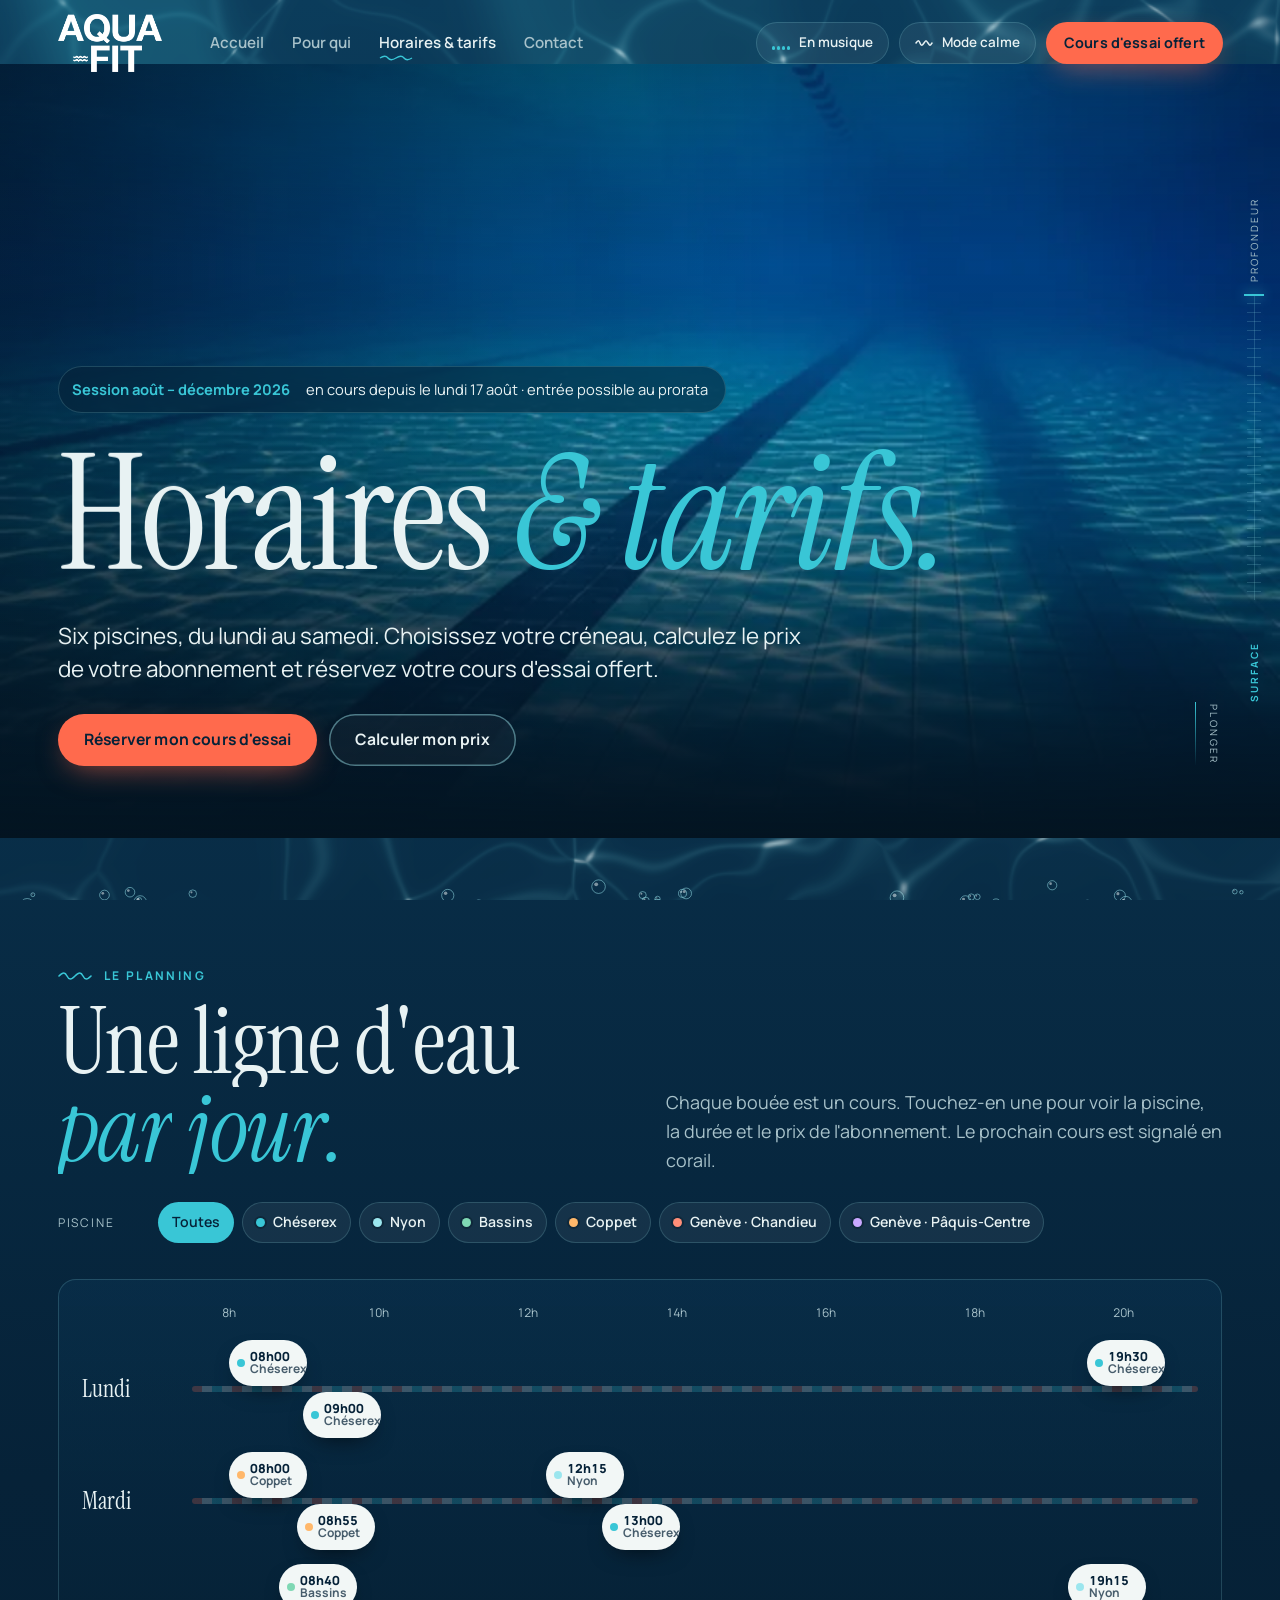
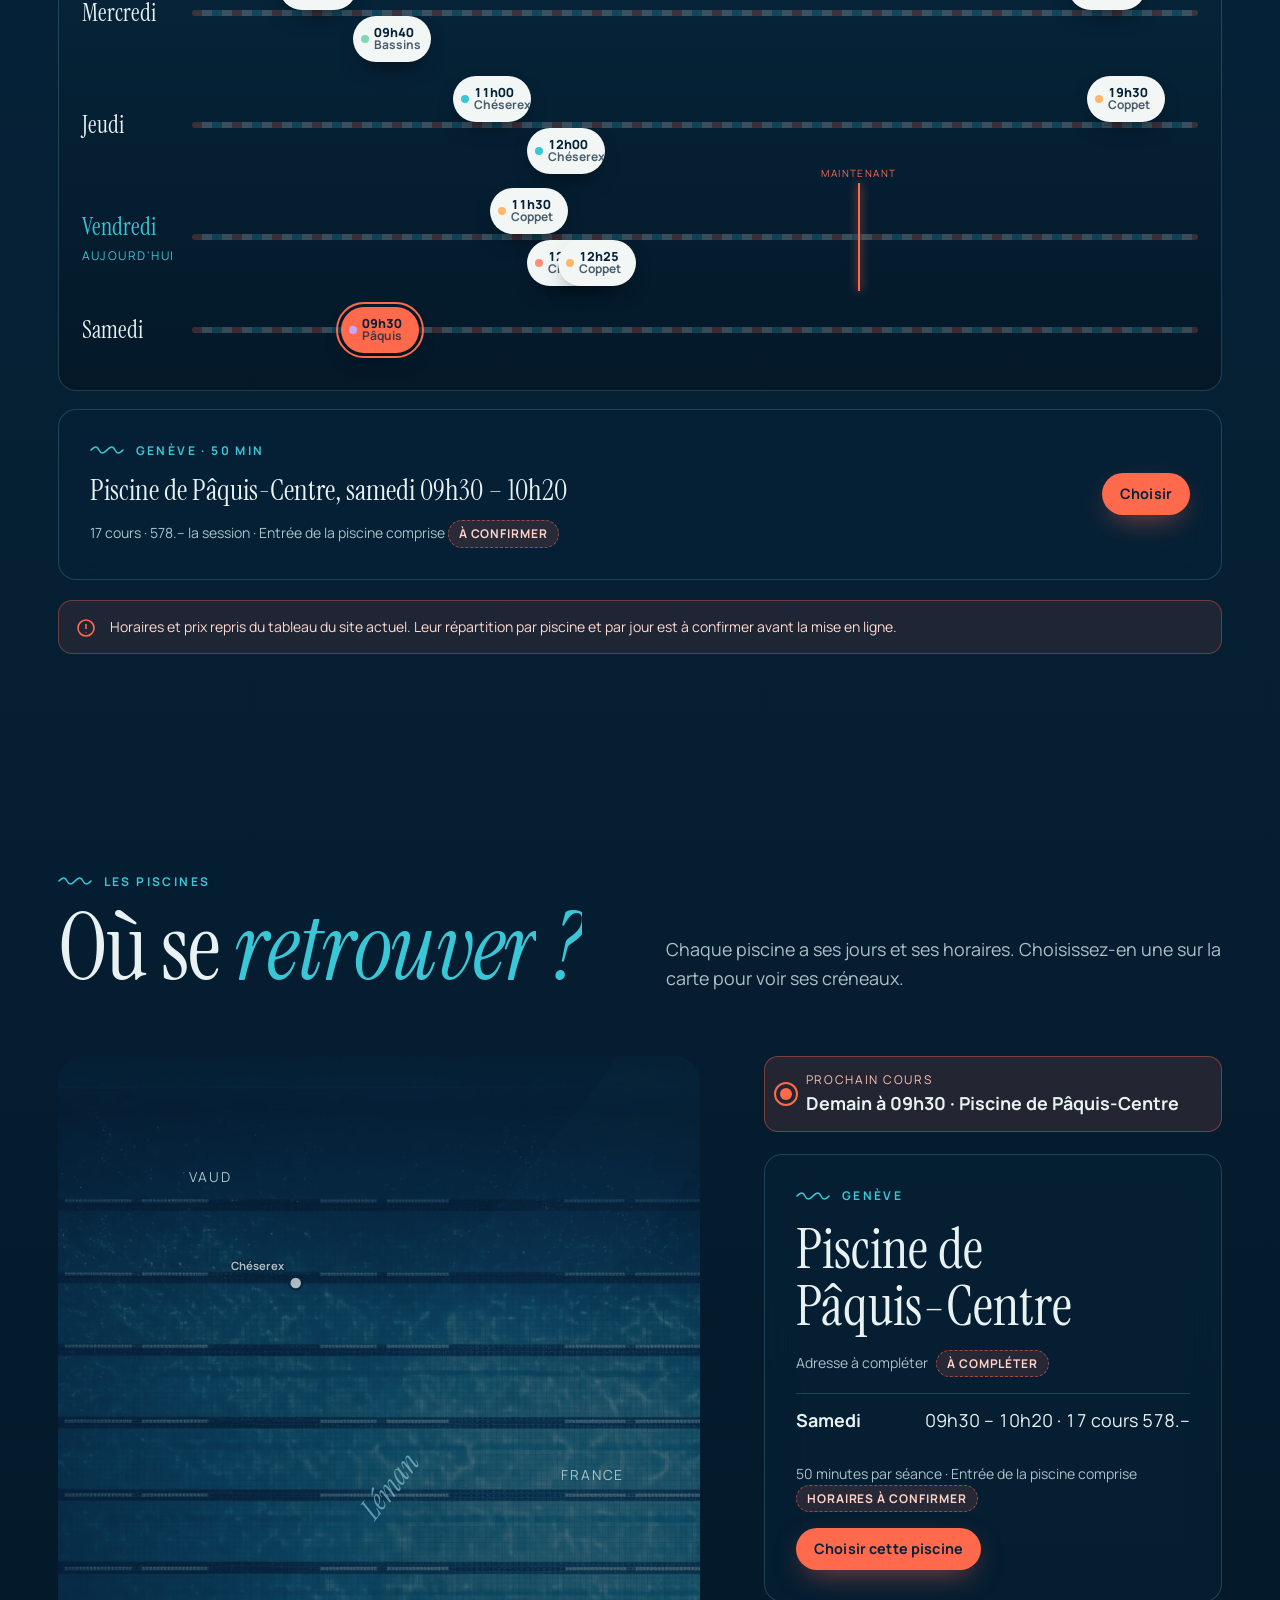
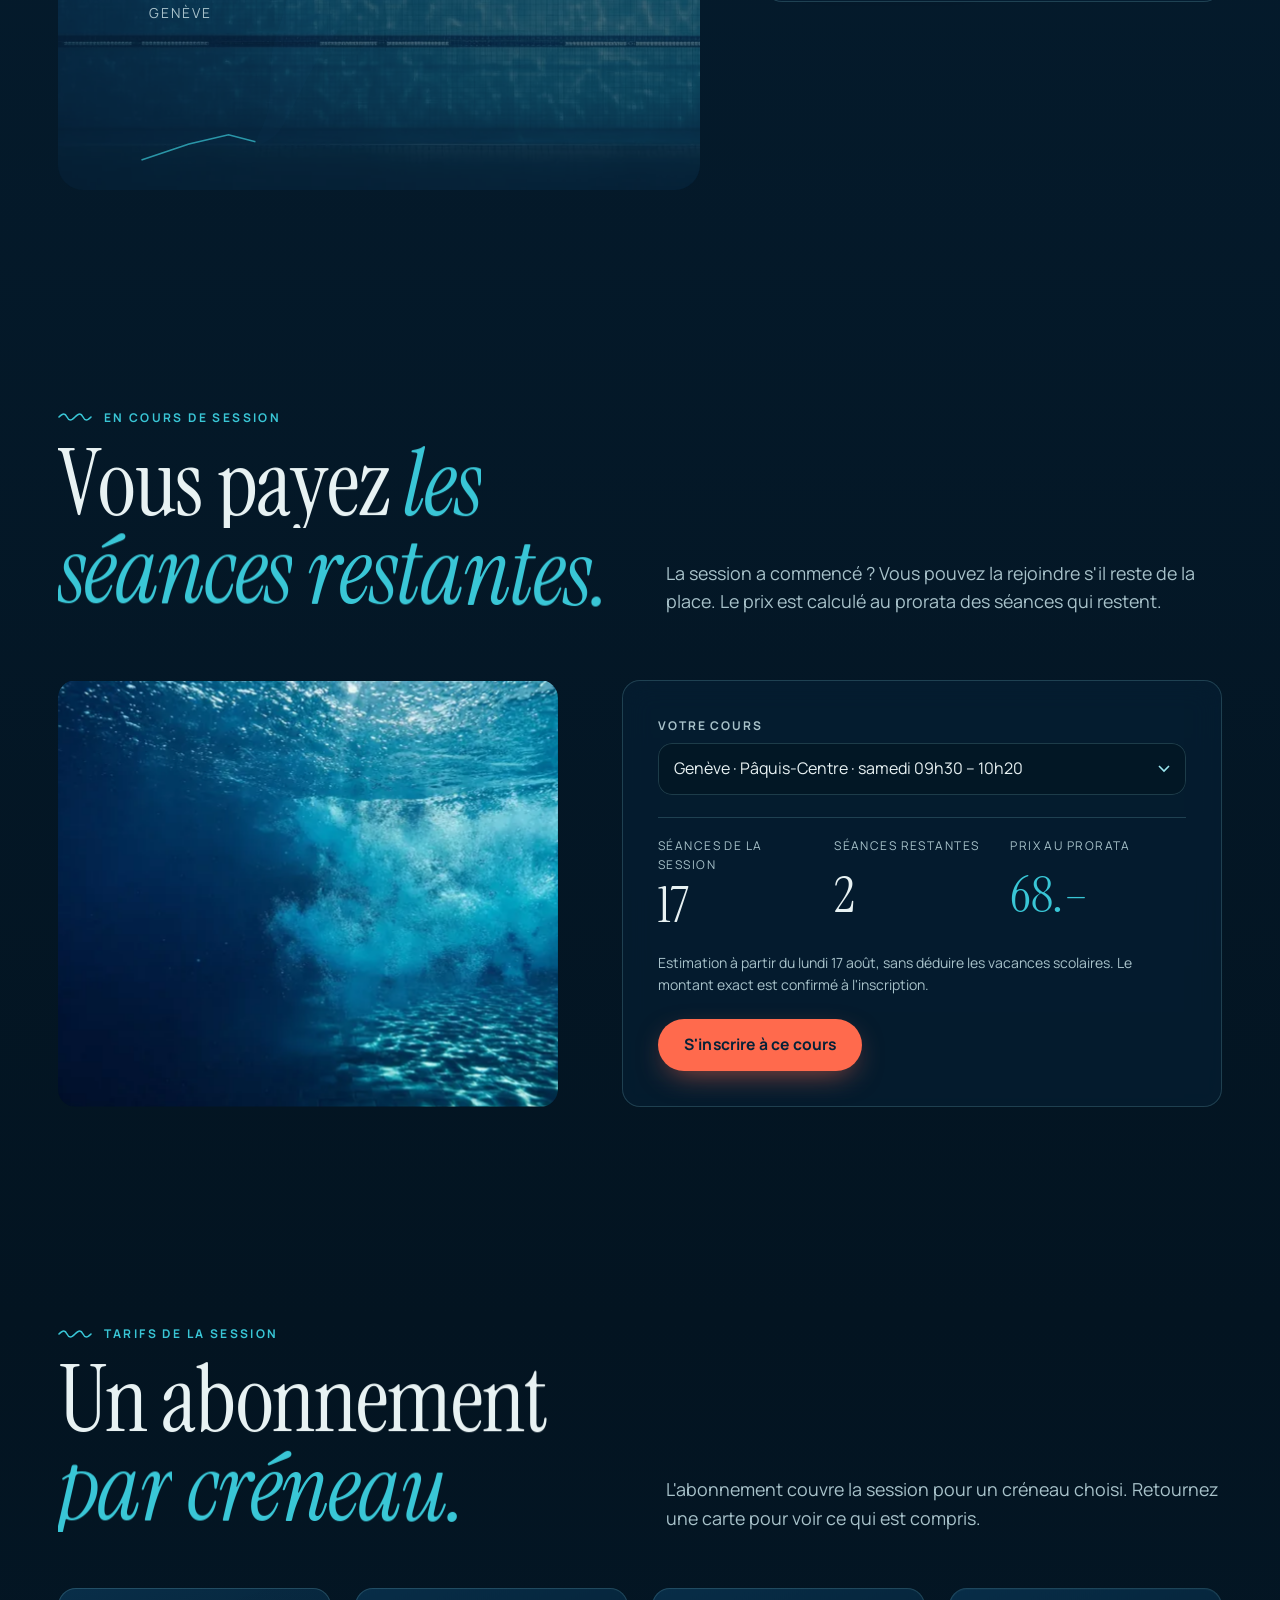
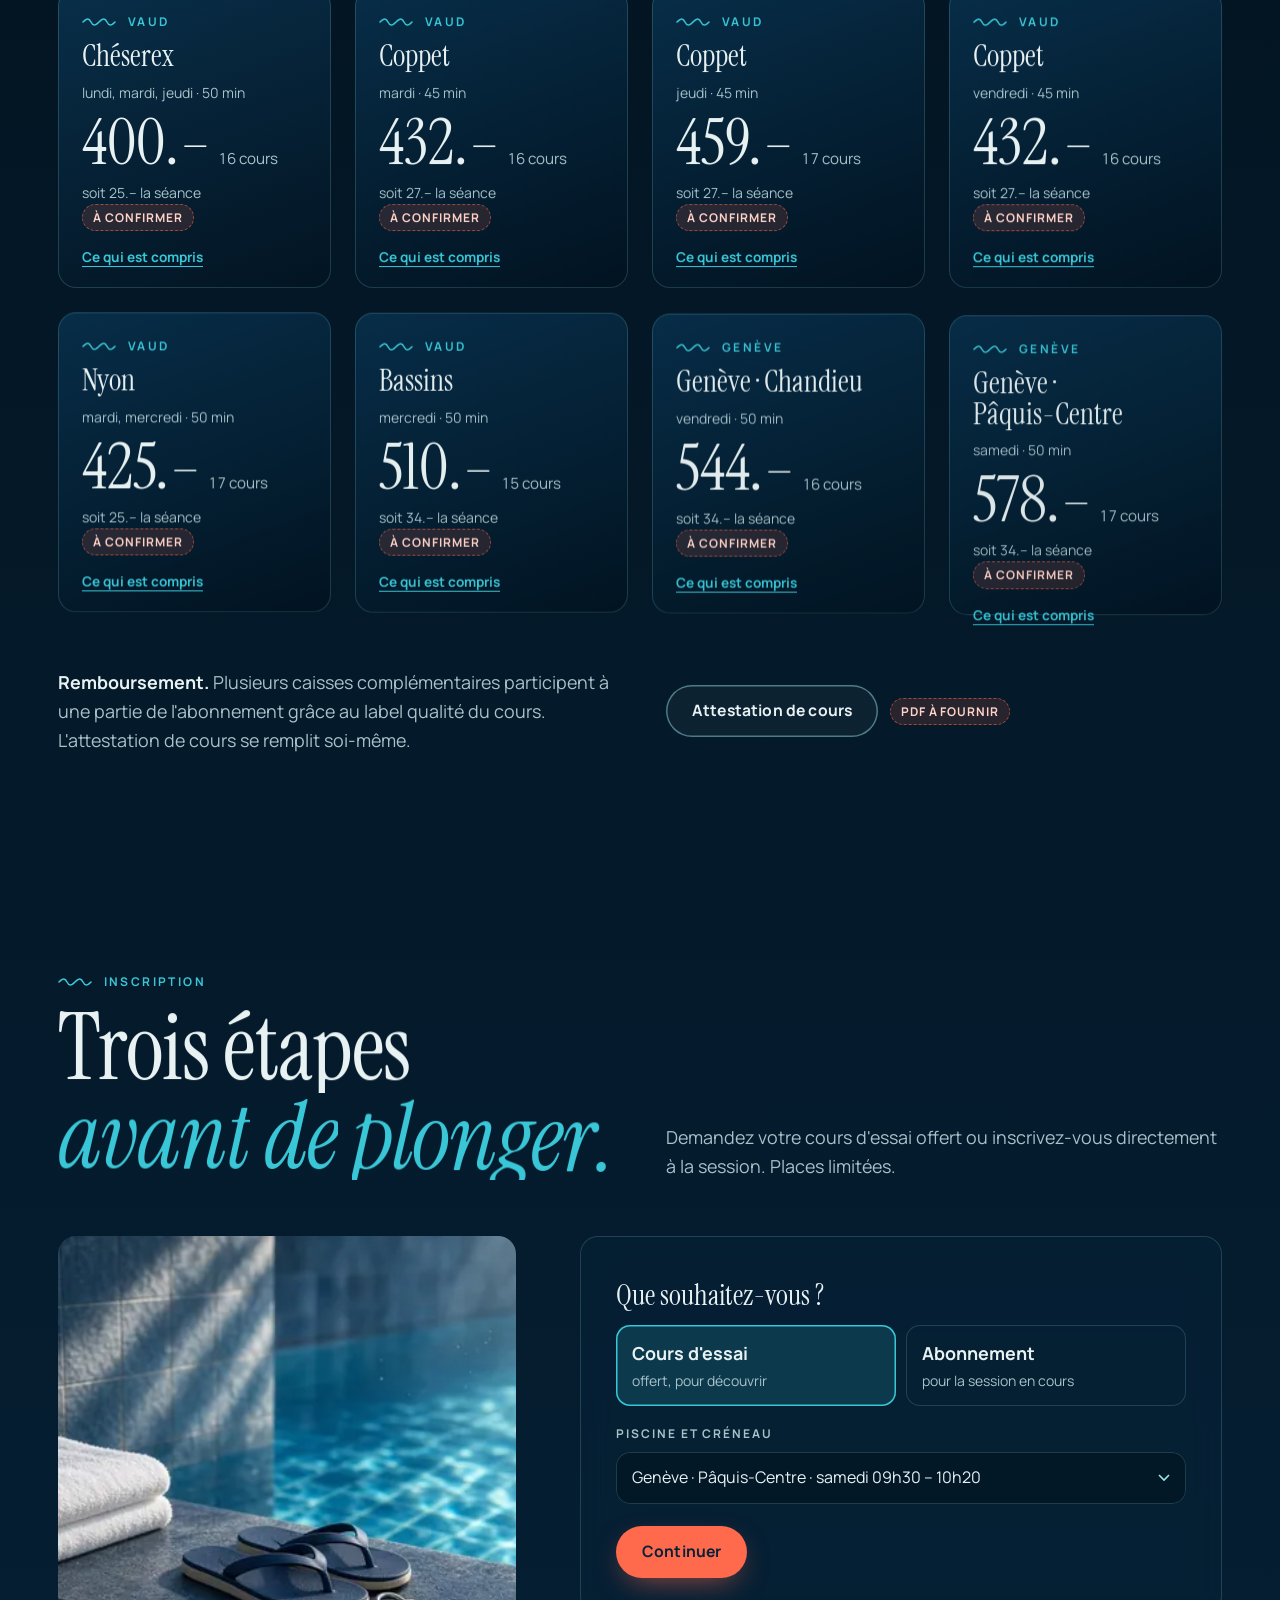
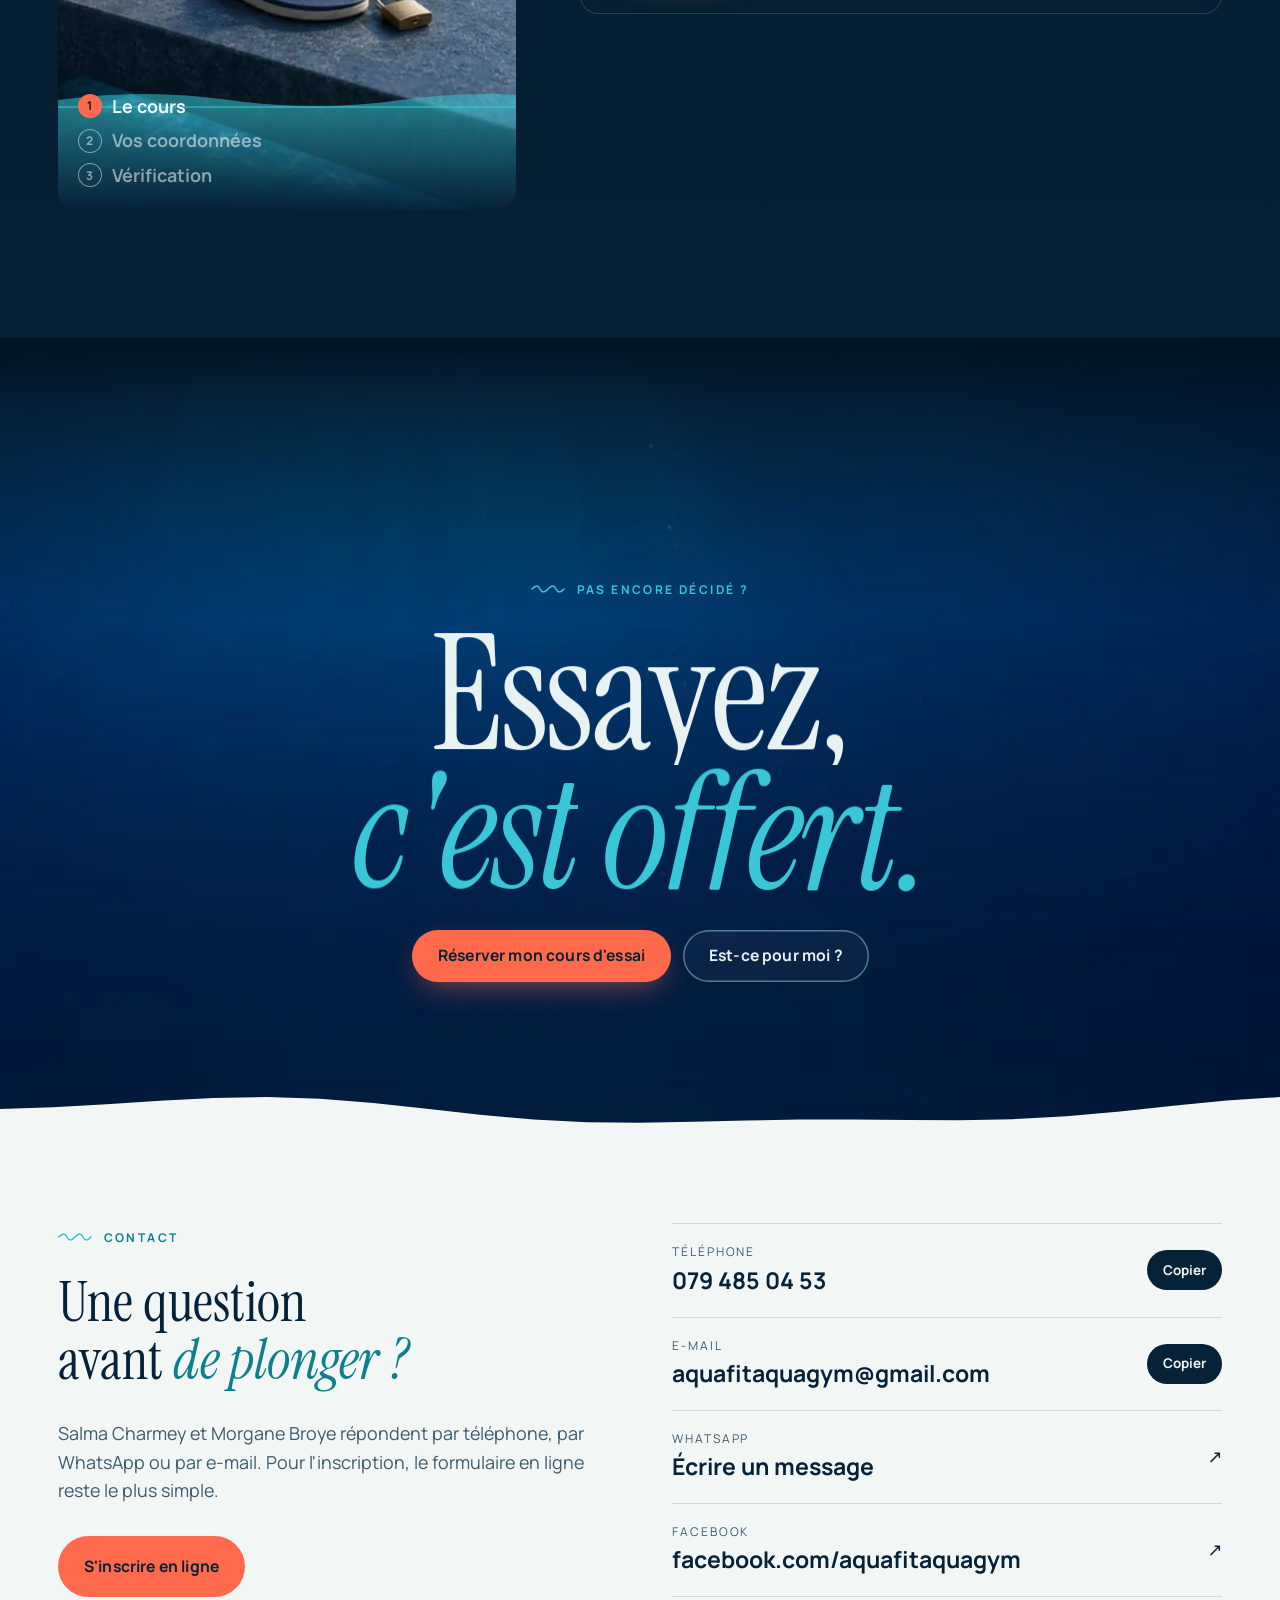
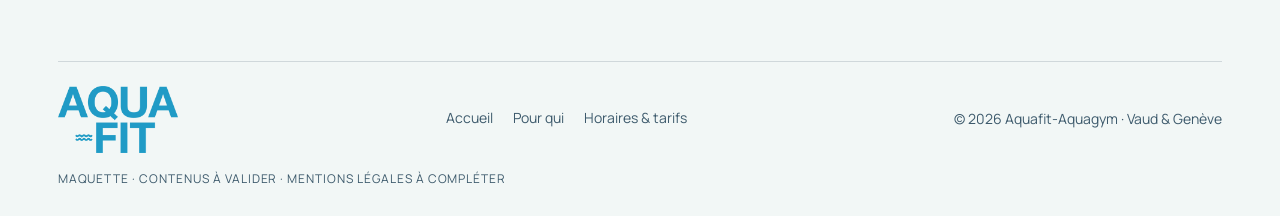
<file: horaires-tarifs.html>
<!doctype html>
<html lang="fr">
<head>
<meta charset="utf-8">
<meta name="viewport" content="width=device-width, initial-scale=1, viewport-fit=cover">
<title>Horaires & tarifs · Aquafit-Aquagym</title>
<meta name="claude:viewport-fit-sides" content="cover">
<meta name="description" content="Planning des cours d'Aqua-fit dans six piscines de Vaud et Genève, tarifs de la session, calcul au prorata et inscription au cours d'essai offert.">
<meta name="robots" content="noindex, nofollow">
<meta name="theme-color" content="#062238">
<meta property="og:type" content="website">
<meta property="og:locale" content="fr_CH">
<meta property="og:title" content="Horaires & tarifs · Aquafit-Aquagym">
<meta property="og:description" content="Planning des cours d'Aqua-fit dans six piscines de Vaud et Genève, tarifs de la session, calcul au prorata et inscription au cours d'essai offert.">
<meta property="og:image" content="https://aquafit-maquette.vercel.app/assets/img/og-aquafit.jpg">
<link rel="icon" href="assets/img/favicon.svg" type="image/svg+xml">
<link rel="preload" href="assets/fonts/InstrumentSerif-Regular.woff" as="font" type="font/woff" crossorigin>
<link rel="preload" href="assets/fonts/Manrope-var.woff" as="font" type="font/woff" crossorigin>
<link rel="stylesheet" href="assets/css/site.css?v=20261028-2">
<script>
(function () {
  var h = document.documentElement, calme = false;
  h.classList.add("js");
  try { calme = localStorage.getItem("aqua-calme") === "1"; } catch (e) {}
  if (!calme && window.matchMedia && matchMedia("(prefers-reduced-motion: reduce)").matches) calme = true;
  // Ouverture de page masquée le temps de charger les polices : pas de saut de mise en page.
  var fin = function () { h.classList.remove("polices"); };
  if (document.fonts && document.fonts.load) {
    h.classList.add("polices");
    window.__polices = Promise.race([
      Promise.all([document.fonts.load('400 1em "Instrument Serif"'), document.fonts.load('italic 400 1em "Instrument Serif"'), document.fonts.load('600 1em "Manrope"')]),
      new Promise(function (r) { setTimeout(r, 1400); })
    ]).then(fin, fin);
    setTimeout(fin, 2500);
  }
  if (calme) { h.classList.add("calme"); return; }
  try {
    if (sessionStorage.getItem("aqua-vague") === "1") h.classList.add("arrivee");
    else if (sessionStorage.getItem("aqua-intro") !== "1") h.classList.add("premiere");
  } catch (e) {}
})();
</script>
</head>
<body class="page-horaires-tarifs">

<a class="evitement" href="#contenu">Aller au contenu</a>

<svg class="voile" data-voile aria-hidden="true" preserveAspectRatio="none">
  <defs>
    <linearGradient id="voile-eau" x1="0" y1="0" x2="0" y2="1">
      <stop offset="0" stop-color="#39C6D6"/>
      <stop offset="0.35" stop-color="#0A3350"/>
      <stop offset="1" stop-color="#031421"/>
    </linearGradient>
  </defs>
  <path data-voile-path d=""/>
  <path data-voile-ecume d="" fill="none"/>
</svg>

<div class="intro" data-intro aria-hidden="true">
  <img class="intro__logo" src="assets/img/logo-aquafit.webp" alt="" width="800" height="449">
  <svg class="intro__ligne" viewBox="0 0 1200 40" preserveAspectRatio="none">
    <path d="M0 20 C 50 8 100 8 150 20 S 250 32 300 20 S 400 8 450 20 S 550 32 600 20 S 700 8 750 20 S 850 32 900 20 S 1000 8 1050 20 S 1150 32 1200 20"/>
  </svg>
  <p class="intro__txt">Aqua-fit en eau profonde</p>
</div>

<canvas class="eau" data-eau aria-hidden="true"></canvas>
<canvas class="bulles" data-bulles aria-hidden="true"></canvas>

<div class="curseur" data-curseur aria-hidden="true"><span class="curseur__bulle"></span><span class="curseur__txt" data-curseur-txt></span></div>

<div class="jauge" data-jauge aria-hidden="true">
  <span class="jauge__titre">Profondeur</span>
  <div class="jauge__rail" data-jauge-rail><i class="jauge__repere" data-jauge-repere></i></div>
  <span class="jauge__label" data-jauge-label>Surface</span>
</div>

<svg class="filtres" width="0" height="0" aria-hidden="true" focusable="false">
  <filter id="onde-emerge" x="-5%" y="-5%" width="110%" height="110%">
    <feTurbulence type="fractalNoise" baseFrequency="0.008 0.025" numOctaves="2" seed="4" result="bruit"/>
    <feDisplacementMap data-onde-emerge in="SourceGraphic" in2="bruit" scale="0" xChannelSelector="R" yChannelSelector="G"/>
  </filter>
  <filter id="onde-survol" x="-5%" y="-5%" width="110%" height="110%">
    <feTurbulence data-onde-survol-bruit type="fractalNoise" baseFrequency="0.01 0.04" numOctaves="1" seed="9" result="bruit"/>
    <feDisplacementMap data-onde-survol in="SourceGraphic" in2="bruit" scale="0" xChannelSelector="R" yChannelSelector="G"/>
  </filter>
</svg>

<header class="entete" data-entete>
  <a class="entete__logo" href="index.html" aria-label="Aquafit-Aquagym, accueil" data-curseur-actif>
    <img src="assets/img/logo-aquafit.webp" alt="Aquafit" width="800" height="449">
  </a>
  <nav class="entete__nav" aria-label="Navigation principale">
    <a href="index.html" data-nav="accueil">Accueil</a>
    <a href="pour-qui.html" data-nav="pour-qui">Pour qui</a>
    <a href="horaires-tarifs.html" data-nav="horaires">Horaires &amp; tarifs</a>
    <a href="#contact">Contact</a>
  </nav>
  <div class="entete__outils">
    <button class="outil" type="button" data-son aria-pressed="false" aria-label="Lancer la musique">
      <span class="eq" aria-hidden="true"><i></i><i></i><i></i><i></i></span><span class="outil__txt">En musique</span><span class="outil__court" aria-hidden="true">Son</span>
    </button>
    <button class="outil" type="button" data-calme aria-pressed="false">
      <svg class="vague-ico" viewBox="0 0 18 10" aria-hidden="true"><path d="M1 5c2-3 3-3 4 0s2 3 4 0 2-3 4 0 2 3 4 0" fill="none" stroke="currentColor" stroke-width="1.5" stroke-linecap="round"/></svg>
      <span class="outil__txt">Mode calme</span><span class="outil__court" aria-hidden="true">Calme</span>
    </button>
    <a class="bouton bouton--corail bouton--petit magnet" href="horaires-tarifs.html#inscription"><span class="bouton__txt">Cours d'essai offert</span></a>
    <button class="burger" type="button" data-burger aria-expanded="false" aria-controls="menu-mobile"><span></span><span></span><span class="sr">Menu</span></button>
  </div>
</header>

<div class="menu-mobile" id="menu-mobile" data-menu hidden>
  <nav aria-label="Navigation mobile">
    <a href="index.html" data-nav="accueil">Accueil</a>
    <a href="pour-qui.html" data-nav="pour-qui">Pour qui</a>
    <a href="horaires-tarifs.html" data-nav="horaires">Horaires &amp; tarifs</a>
  </nav>
  <a class="bouton bouton--corail" href="horaires-tarifs.html#inscription">Réserver mon cours d'essai offert</a>
  <div class="menu-mobile__bas">
    <a class="lien-trace" href="https://wa.me/41794850453" target="_blank" rel="noopener">Écrire sur WhatsApp ↗</a>
    <span>079 485 04 53</span>
    <span>aquafitaquagym@gmail.com</span>
  </div>
</div>

<div class="barre-essai" data-barre-essai aria-hidden="true">
  <a class="bouton bouton--corail" href="horaires-tarifs.html#inscription" tabindex="-1"><span class="bouton__txt">Cours d'essai offert</span></a>
  <a class="barre-essai__wa" href="https://wa.me/41794850453" target="_blank" rel="noopener" tabindex="-1" aria-label="Écrire sur WhatsApp"><svg viewBox="0 0 24 24" aria-hidden="true"><path d="M4 5.5A2.5 2.5 0 0 1 6.5 3h11A2.5 2.5 0 0 1 20 5.5v8a2.5 2.5 0 0 1-2.5 2.5H10l-4.5 4v-4h0A2.5 2.5 0 0 1 4 13.5Z" fill="none" stroke="currentColor" stroke-width="1.6" stroke-linejoin="round"/><circle cx="8.5" cy="9.5" r="1.1" fill="currentColor"/><circle cx="12" cy="9.5" r="1.1" fill="currentColor"/><circle cx="15.5" cy="9.5" r="1.1" fill="currentColor"/></svg></a>
</div>


<main id="contenu">

  <section class="hero hero--page" data-section="Surface" data-hero>
    <div class="hero__media parallax-img" data-parallax="0.18">
      <picture><source media="(max-width: 700px)" srcset="assets/img/horaires-hero-mobile-640.webp 640w, assets/img/horaires-hero-mobile-784.webp 784w" sizes="100vw"><img src="assets/img/horaires-hero-1168.webp" srcset="assets/img/horaires-hero-640.webp 640w, assets/img/horaires-hero-1168.webp 1168w" sizes="100vw" alt="Sous l'eau, une ligne de nage file vers le fond du bassin" loading="eager" fetchpriority="high" decoding="async" ></picture>
    </div>
    <div class="wrap hero__contenu">
      <span class="session" data-apparition data-session><b>Session août – décembre 2026</b><span data-session-txt>en cours depuis le lundi 17 août</span></span>
      <h1 class="titre-geant hero__titre" data-titre-flottant>Horaires <em>&amp; tarifs.</em></h1>
      <div class="hero__bas">
        <p class="chapo" data-apparition>Six piscines, du lundi au samedi. Choisissez votre créneau, calculez le prix de votre abonnement et réservez votre cours d'essai offert.</p>
        <div class="hero__actions" data-apparition>
          <a class="bouton bouton--corail magnet" href="#inscription"><span class="bouton__txt">Réserver mon cours d'essai</span></a>
          <a class="bouton bouton--ligne magnet" href="#calcul"><span class="bouton__txt">Calculer mon prix</span></a>
        </div>
      </div>
    </div>
    <span class="hero__defiler" aria-hidden="true">Plonger<i></i></span>
  </section>

  <!-- Planning -->
  <section class="section" id="planning" data-section="Planning">
    <div class="wrap">
      <div class="deux-col">
        <div class="pile pile--serre">
          <span class="surtitre">Le planning</span>
          <h2 class="titre-xl" data-titre>Une ligne d'eau <em>par jour.</em></h2>
        </div>
        <p class="texte">Chaque bouée est un cours. Touchez-en une pour voir la piscine, la durée et le prix de l'abonnement. Le prochain cours est signalé en corail.</p>
      </div>
      <div class="filtres" role="group" aria-label="Filtrer le planning">
        <div class="filtres__ligne"><span class="filtres__titre">Piscine</span><div class="liste-piscines" data-filtre-piscines></div></div>
      </div>
      <div class="planning" data-planning>
        <p class="texte">Le planning s'affiche ici.</p>
      </div>
      <div class="planning__detail" data-planning-detail aria-live="polite"></div>
      <p class="bandeau-verif" style="margin-top:20px"><svg viewBox="0 0 20 20" fill="none" stroke="currentColor" stroke-width="1.6" aria-hidden="true"><circle cx="10" cy="10" r="8"/><path d="M10 6v5M10 14v.5"/></svg><span>Horaires et prix repris du tableau du site actuel. Leur répartition par piscine et par jour est à confirmer avant la mise en ligne.</span></p>
    </div>
  </section>

  <!-- Carte -->
  <section class="section section--serree" id="piscines" data-section="Piscines">
    <div class="wrap">
      <div class="deux-col" style="margin-bottom:clamp(32px,5vw,64px)">
        <div class="pile pile--serre">
          <span class="surtitre">Les piscines</span>
          <h2 class="titre-xl" data-titre>Où se <em>retrouver&nbsp;?</em></h2>
        </div>
        <p class="texte">Chaque piscine a ses jours et ses horaires. Choisissez-en une sur la carte pour voir ses créneaux.</p>
      </div>
      <div class="piscines__grille">
        <div class="carte-leman" data-carte>
          <img src="assets/img/bassin-lignes-dessus-1168.webp" srcset="assets/img/bassin-lignes-dessus-640.webp 640w, assets/img/bassin-lignes-dessus-1168.webp 1168w" sizes="(max-width: 900px) 100vw, 55vw" alt="" loading="lazy" decoding="async" >
        </div>
        <div class="pile">
          <div class="prochain" data-prochain hidden>
            <span class="prochain__pouls" aria-hidden="true"></span>
            <span><small>Prochain cours</small><strong data-prochain-txt></strong></span>
          </div>
          <div class="fiche" data-fiche aria-live="polite">
            <p class="fiche__lieu">Six piscines</p>
            <p class="texte">Chéserex, Nyon, Bassins, Coppet, Genève Chandieu et Genève Pâquis-Centre.</p>
          </div>
        </div>
      </div>
    </div>
  </section>

  <!-- Calculateur -->
  <section class="section" id="calcul" data-section="Prorata">
    <div class="wrap">
      <div class="deux-col" style="margin-bottom:clamp(32px,5vw,64px)">
        <div class="pile pile--serre">
          <span class="surtitre">En cours de session</span>
          <h2 class="titre-xl" data-titre>Vous payez <em>les séances restantes.</em></h2>
        </div>
        <p class="texte">La session a commencé&nbsp;? Vous pouvez la rejoindre s'il reste de la place. Le prix est calculé au prorata des séances qui restent.</p>
      </div>
      <div class="calc">
        <div class="calc__visuel reveal-img" data-revele>
          <img src="assets/img/eau-agitee-1168.webp" srcset="assets/img/eau-agitee-640.webp 640w, assets/img/eau-agitee-1168.webp 1168w" sizes="(max-width: 900px) 100vw, 40vw" alt="" loading="lazy" decoding="async" >
        </div>
        <form class="calc__panneau" data-calc>
          <div class="champ">
            <label for="calc-cours">Votre cours</label>
            <select id="calc-cours" data-calc-cours></select>
          </div>
          <div class="resultats">
            <div class="resultat"><small>Séances de la session</small><b data-calc-total>16</b></div>
            <div class="resultat"><small>Séances restantes</small><b data-calc-restantes>–</b></div>
            <div class="resultat resultat--fort"><small>Prix au prorata</small><b data-calc-prix>–</b></div>
          </div>
          <p class="note" data-calc-note>Estimation à partir du lundi 17 août, sans déduire les vacances scolaires. Le montant exact est confirmé à l'inscription.</p>
          <div class="actions"><a class="bouton bouton--corail magnet" href="#inscription" data-calc-inscrire><span class="bouton__txt">S'inscrire à ce cours</span></a></div>
        </form>
      </div>
    </div>
  </section>

  <!-- Tarifs -->
  <section class="section section--serree" id="tarifs" data-section="Tarifs">
    <div class="wrap">
      <div class="deux-col" style="margin-bottom:clamp(32px,5vw,56px)">
        <div class="pile pile--serre">
          <span class="surtitre">Tarifs de la session</span>
          <h2 class="titre-xl" data-titre>Un abonnement <em>par créneau.</em></h2>
        </div>
        <p class="texte">L'abonnement couvre la session pour un créneau choisi. Retournez une carte pour voir ce qui est compris.</p>
      </div>
      <div class="tarifs" data-tarifs></div>
      <div class="deux-col" style="margin-top:clamp(32px,5vw,56px);align-items:center">
        <p class="texte"><strong>Remboursement.</strong> Plusieurs caisses complémentaires participent à une partie de l'abonnement grâce au label qualité du cours. L'attestation de cours se remplit soi-même.</p>
        <div class="actions"><span class="bouton bouton--ligne" aria-disabled="true"><span class="bouton__txt">Attestation de cours</span></span><span class="a-confirmer" style="align-self:center">PDF à fournir</span></div>
      </div>
    </div>
  </section>

  <!-- Inscription -->
  <section class="section" id="inscription" data-section="Inscription">
    <div class="wrap">
      <div class="deux-col" style="margin-bottom:clamp(32px,5vw,56px)">
        <div class="pile pile--serre">
          <span class="surtitre">Inscription</span>
          <h2 class="titre-xl" data-titre>Trois étapes <em>avant de plonger.</em></h2>
        </div>
        <p class="texte">Demandez votre cours d'essai offert ou inscrivez-vous directement à la session. Places limitées.</p>
      </div>
      <div class="inscription">
        <div class="niveau" data-niveau>
          <img src="assets/img/sac-bord-bassin-1168.webp" srcset="assets/img/sac-bord-bassin-640.webp 640w, assets/img/sac-bord-bassin-1168.webp 1168w" sizes="(max-width: 900px) 100vw, 40vw" alt="Au bord du bassin, un linge plié, des sandales et un cadenas" loading="lazy" decoding="async" >
          <div class="niveau__eau" data-niveau-eau></div>
          <ol class="niveau__etapes" style="list-style:none;margin:0;padding:0">
            <li class="niveau__etape est-active" data-niveau-etape="1"><i>1</i>Le cours</li>
            <li class="niveau__etape" data-niveau-etape="2"><i>2</i>Vos coordonnées</li>
            <li class="niveau__etape" data-niveau-etape="3"><i>3</i>Vérification</li>
          </ol>
        </div>
        <form class="formulaire" data-inscription novalidate>
          <fieldset data-etape="1">
            <legend>Que souhaitez-vous&nbsp;?</legend>
            <div class="choix">
              <label><input type="radio" name="formule" id="formule-essai" value="essai" checked><b>Cours d'essai</b><span>offert, pour découvrir</span></label>
              <label><input type="radio" name="formule" id="formule-session" value="session"><b>Abonnement</b><span>pour la session en cours</span></label>
            </div>
            <div class="champ">
              <label for="ins-cours">Piscine et créneau</label>
              <select id="ins-cours" data-ins-cours></select>
            </div>
          </fieldset>
          <fieldset data-etape="2" hidden>
            <legend>Vos coordonnées</legend>
            <div class="champs-2">
              <div class="champ"><label for="ins-prenom">Prénom</label><input type="text" id="ins-prenom" name="prenom" autocomplete="given-name" required></div>
              <div class="champ"><label for="ins-nom">Nom</label><input type="text" id="ins-nom" name="nom" autocomplete="family-name" required></div>
            </div>
            <div class="champs-2">
              <div class="champ"><label for="ins-email">E-mail</label><input type="email" id="ins-email" name="email" autocomplete="email" required></div>
              <div class="champ"><label for="ins-tel">Téléphone</label><input type="tel" id="ins-tel" name="tel" autocomplete="tel" placeholder="079 000 00 00"></div>
            </div>
            <label class="case"><input type="checkbox" id="ins-enceinte" name="enceinte"> Je suis enceinte ou en rééducation&nbsp;: j'ai demandé l'avis de mon médecin ou de ma sage-femme.</label>
            <div class="champ"><label for="ins-remarque">Remarque (facultatif)</label><textarea id="ins-remarque" name="remarque"></textarea></div>
            <p class="note">Vos coordonnées servent uniquement à traiter votre demande. <span class="a-confirmer">politique de confidentialité à compléter (nLPD)</span></p>
          </fieldset>
          <fieldset data-etape="3" hidden>
            <legend>Vérifiez votre demande</legend>
            <dl class="recap" data-recap></dl>
            <p class="note">Maquette&nbsp;: aucune donnée n'est envoyée. Sur le site en ligne, la demande arrivera par e-mail à Salma et Morgane.</p>
          </fieldset>
          <div data-etape="succes" hidden class="succes" tabindex="-1">
            <h3>Demande simulée.</h3>
            <p class="texte">Rien n'a été envoyé&nbsp;: c'est une maquette. En attendant, vous pouvez joindre Salma et Morgane au 079 485 04 53 ou à aquafitaquagym@gmail.com.</p>
            <div class="actions"><a class="bouton bouton--corail" href="https://wa.me/41794850453" target="_blank" rel="noopener"><span class="bouton__txt">Écrire sur WhatsApp</span></a><button class="bouton bouton--ligne" type="button" data-recommencer>Recommencer</button></div>
          </div>
          <p class="erreur" data-erreur hidden></p>
          <div class="formulaire__actions" data-nav-etapes>
            <button class="bouton bouton--ligne" type="button" data-precedent hidden>Retour</button>
            <button class="bouton bouton--corail" type="submit" data-suivant>Continuer</button>
          </div>
        </form>
      </div>
    </div>
  </section>

  <section class="remontee" data-section="Remontée" style="min-height:min(90svh,900px)">
    <div class="remontee__media parallax-img" data-parallax="0.12">
      <picture><source media="(max-width: 700px)" srcset="assets/img/soleil-sous-surface-mobile-640.webp 640w, assets/img/soleil-sous-surface-mobile-784.webp 784w" sizes="100vw"><img src="assets/img/soleil-sous-surface-1168.webp" srcset="assets/img/soleil-sous-surface-640.webp 640w, assets/img/soleil-sous-surface-1168.webp 1168w" sizes="100vw" alt="Vu de sous l'eau, le soleil traverse la surface" loading="lazy" decoding="async" ></picture>
    </div>
    <div class="wrap remontee__contenu">
      <span class="surtitre">Pas encore décidé&nbsp;?</span>
      <h2 class="titre-geant" data-titre>Essayez, <em>c'est offert.</em></h2>
      <div class="remontee__actions">
        <a class="bouton bouton--corail magnet" href="#inscription"><span class="bouton__txt">Réserver mon cours d'essai</span></a>
        <a class="bouton bouton--ligne magnet" href="pour-qui.html"><span class="bouton__txt">Est-ce pour moi&nbsp;?</span></a>
      </div>
    </div>
  </section>

</main>

<footer class="pied" id="contact" data-section="Surface">
  <svg class="pied__vague" viewBox="0 0 1440 90" preserveAspectRatio="none" aria-hidden="true"><path data-pied-vague d="M0 50 C 180 20 360 20 540 50 S 900 80 1080 50 S 1350 25 1440 45 V90 H0Z"/></svg>
  <div class="pied__corps"><div class="wrap">
    <div class="pied__haut">
      <div class="pile">
        <span class="surtitre" style="color:#0E7F8C">Contact</span>
        <h2 class="pied__titre">Une question avant <em>de plonger&nbsp;?</em></h2>
        <p style="color:#3D5A6C;max-width:30em">Salma Charmey et Morgane Broye répondent par téléphone, par WhatsApp ou par e-mail. Pour l'inscription, le formulaire en ligne reste le plus simple.</p>
        <div class="actions">
          <a class="bouton bouton--corail magnet" href="horaires-tarifs.html#inscription"><span class="bouton__txt">S'inscrire en ligne</span></a>
        </div>
      </div>
      <div class="contacts">
        <div class="contact">
          <div><small>Téléphone</small><span class="contact__valeur" data-copie-source="tel">079 485 04 53</span></div>
          <button class="copier" type="button" data-copier="tel">Copier</button>
        </div>
        <div class="contact">
          <div><small>E-mail</small><span class="contact__valeur" data-copie-source="mail">aquafitaquagym@gmail.com</span></div>
          <button class="copier" type="button" data-copier="mail">Copier</button>
        </div>
        <div class="contact">
          <div><small>WhatsApp</small><a class="contact__valeur lien-trace" href="https://wa.me/41794850453" target="_blank" rel="noopener">Écrire un message</a></div>
          <span aria-hidden="true">↗</span>
        </div>
        <div class="contact">
          <div><small>Facebook</small><a class="contact__valeur lien-trace" href="https://www.facebook.com/aquafitaquagym" target="_blank" rel="noopener">facebook.com/aquafitaquagym</a></div>
          <span aria-hidden="true">↗</span>
        </div>
      </div>
    </div>
    <div class="pied__bas">
      <img class="pied__logo" src="assets/img/logo-aquafit.webp" alt="Aquafit-Aquagym" width="800" height="449">
      <nav aria-label="Pied de page">
        <a class="lien-trace" href="index.html">Accueil</a>
        <a class="lien-trace" href="pour-qui.html">Pour qui</a>
        <a class="lien-trace" href="horaires-tarifs.html">Horaires &amp; tarifs</a>
      </nav>
      <span>© 2026 Aquafit-Aquagym · Vaud &amp; Genève</span>
      <span class="maquette-note">Maquette · contenus à valider · mentions légales à compléter</span>
    </div>
  </div></div>
</footer>

<script src="assets/js/vendor/gsap.min.js" defer></script>
<script src="assets/js/vendor/ScrollTrigger.min.js" defer></script>
<script src="assets/js/vendor/SplitText.min.js" defer></script>
<script type="module" src="assets/js/main.js?v=20261028-2"></script>
</body>
</html>
</file>
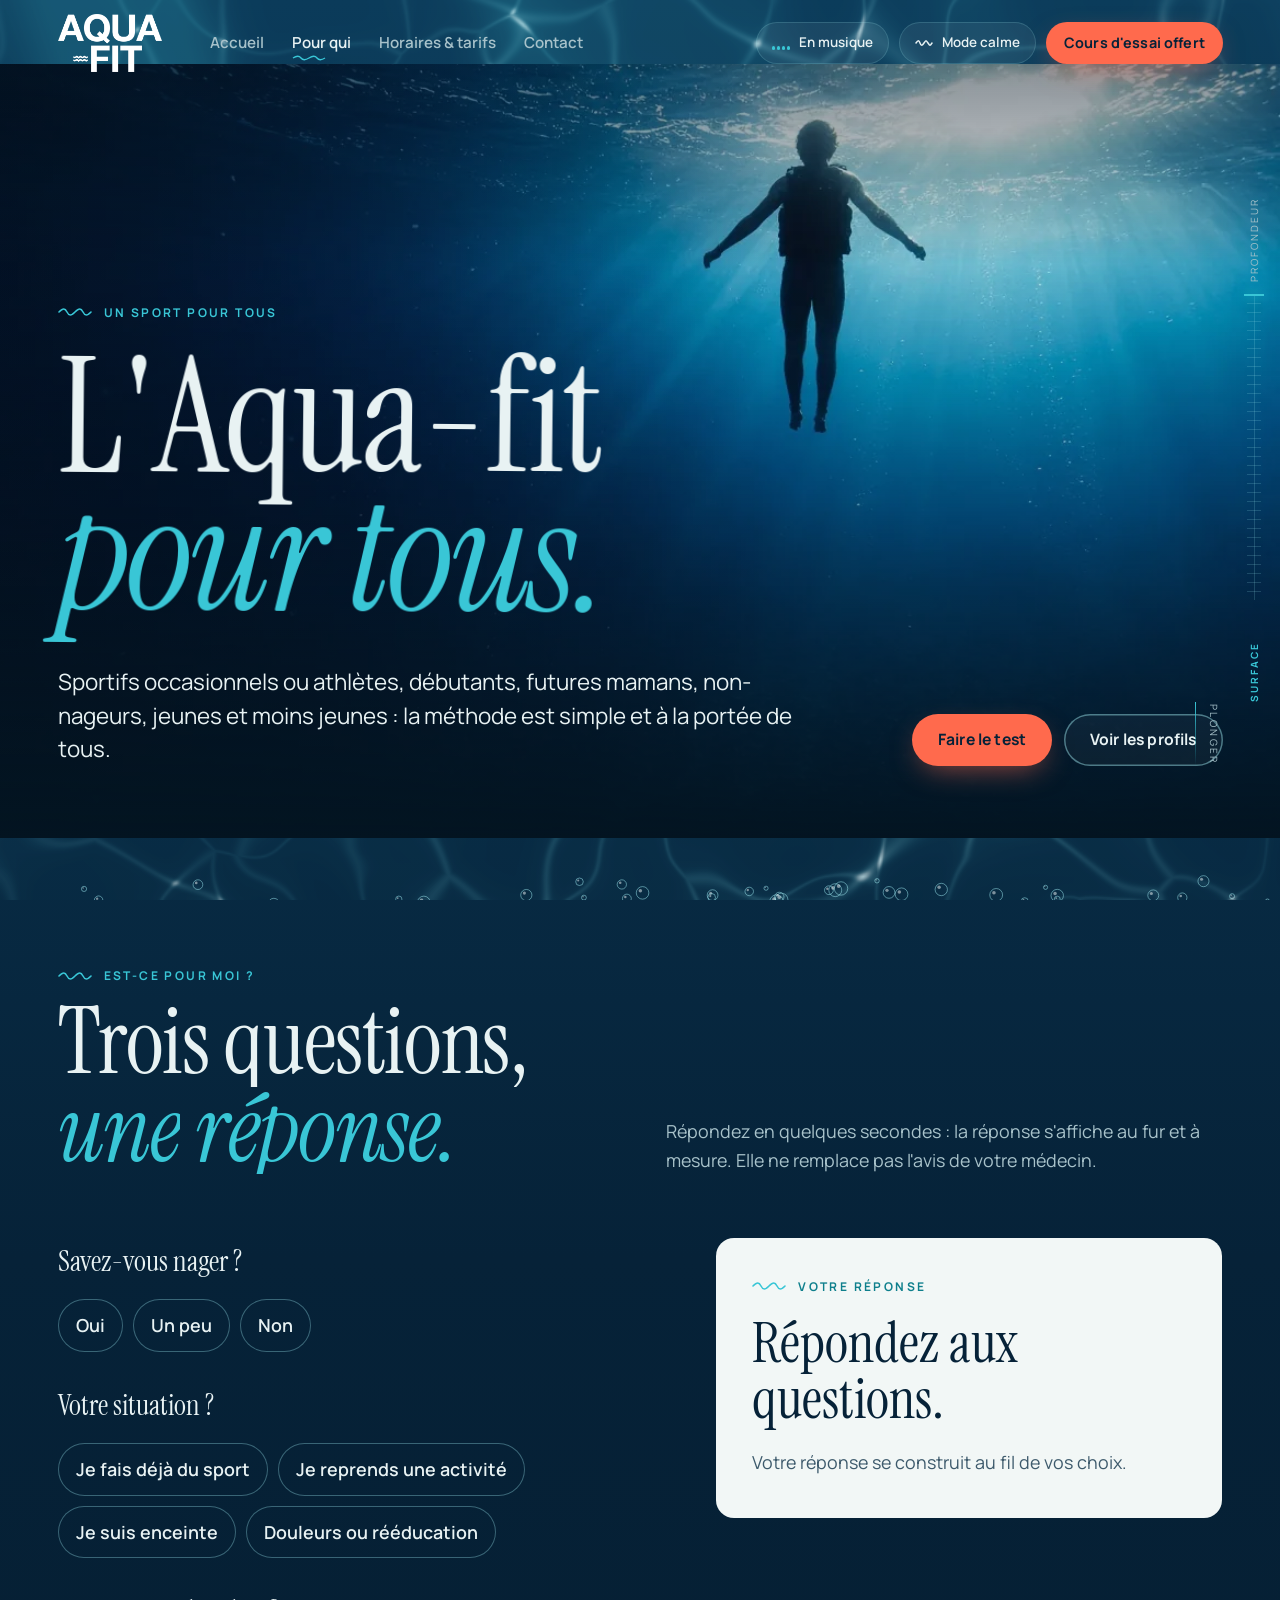
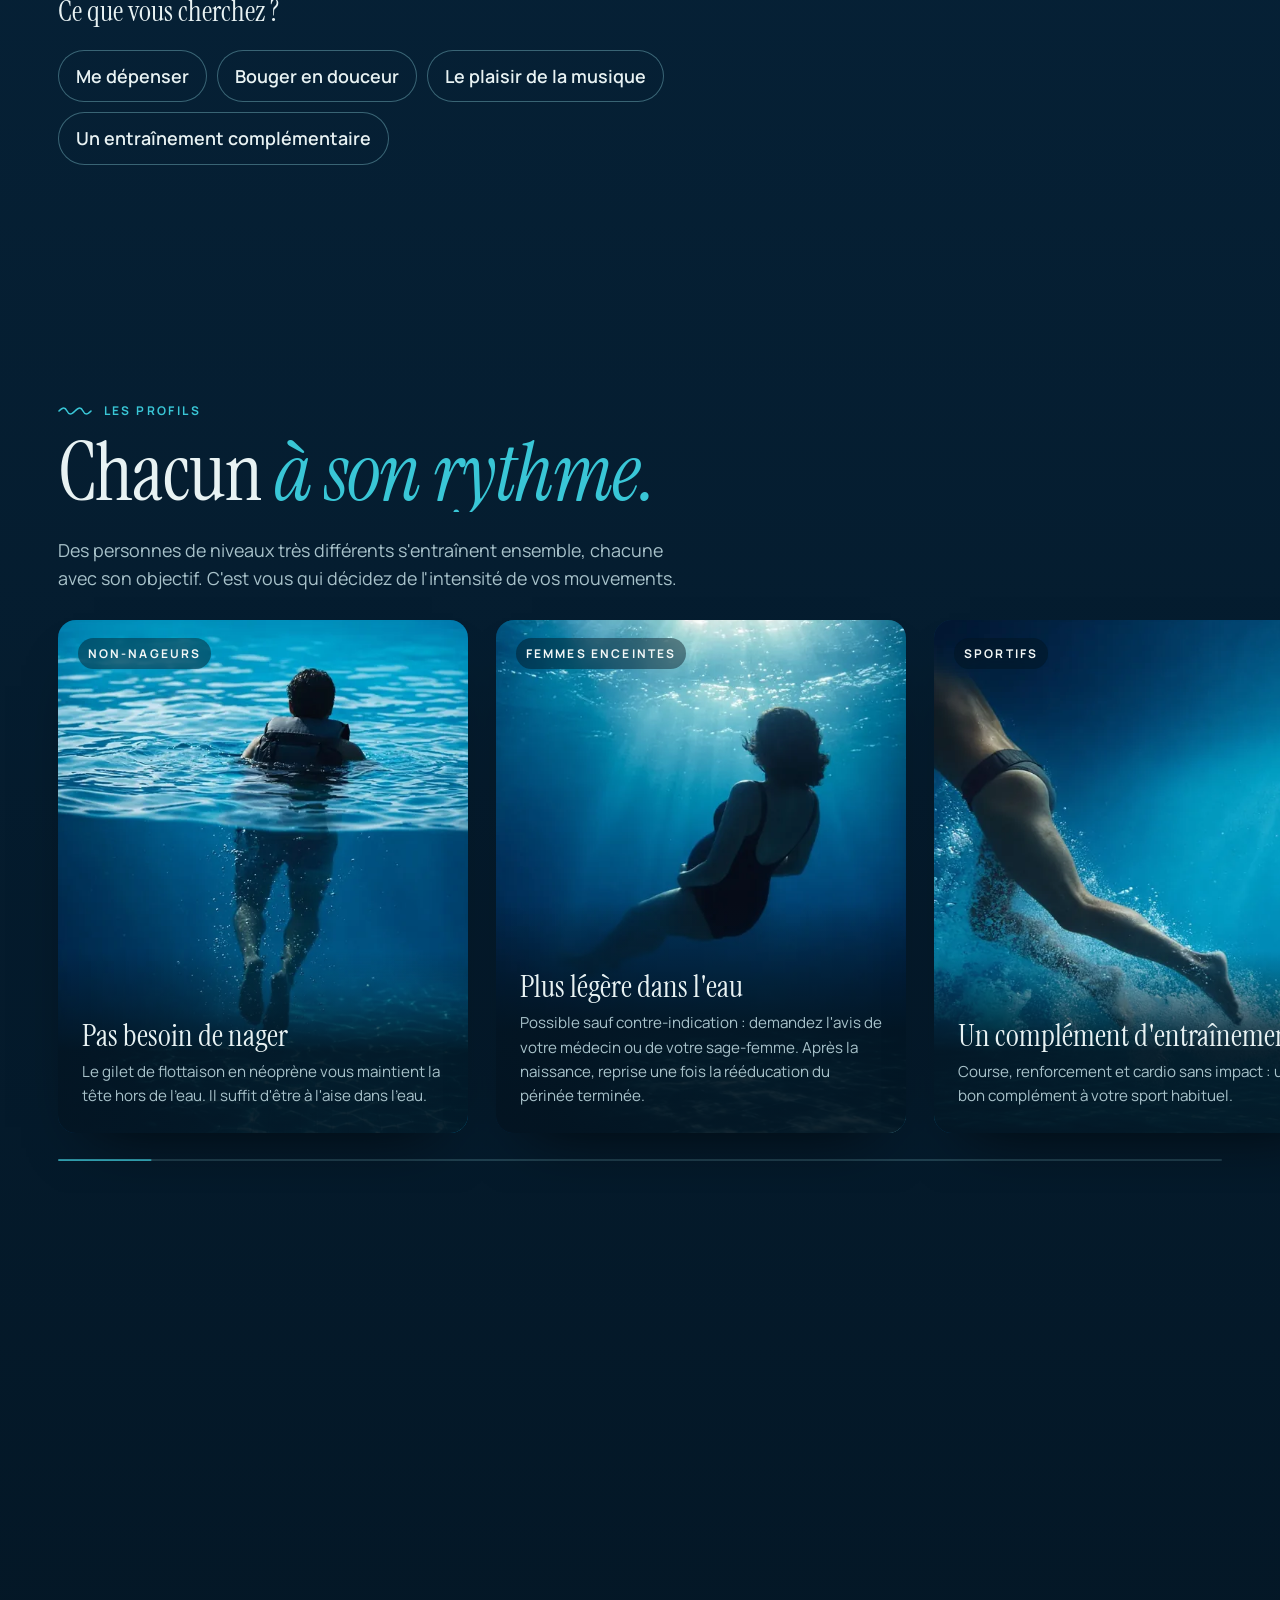
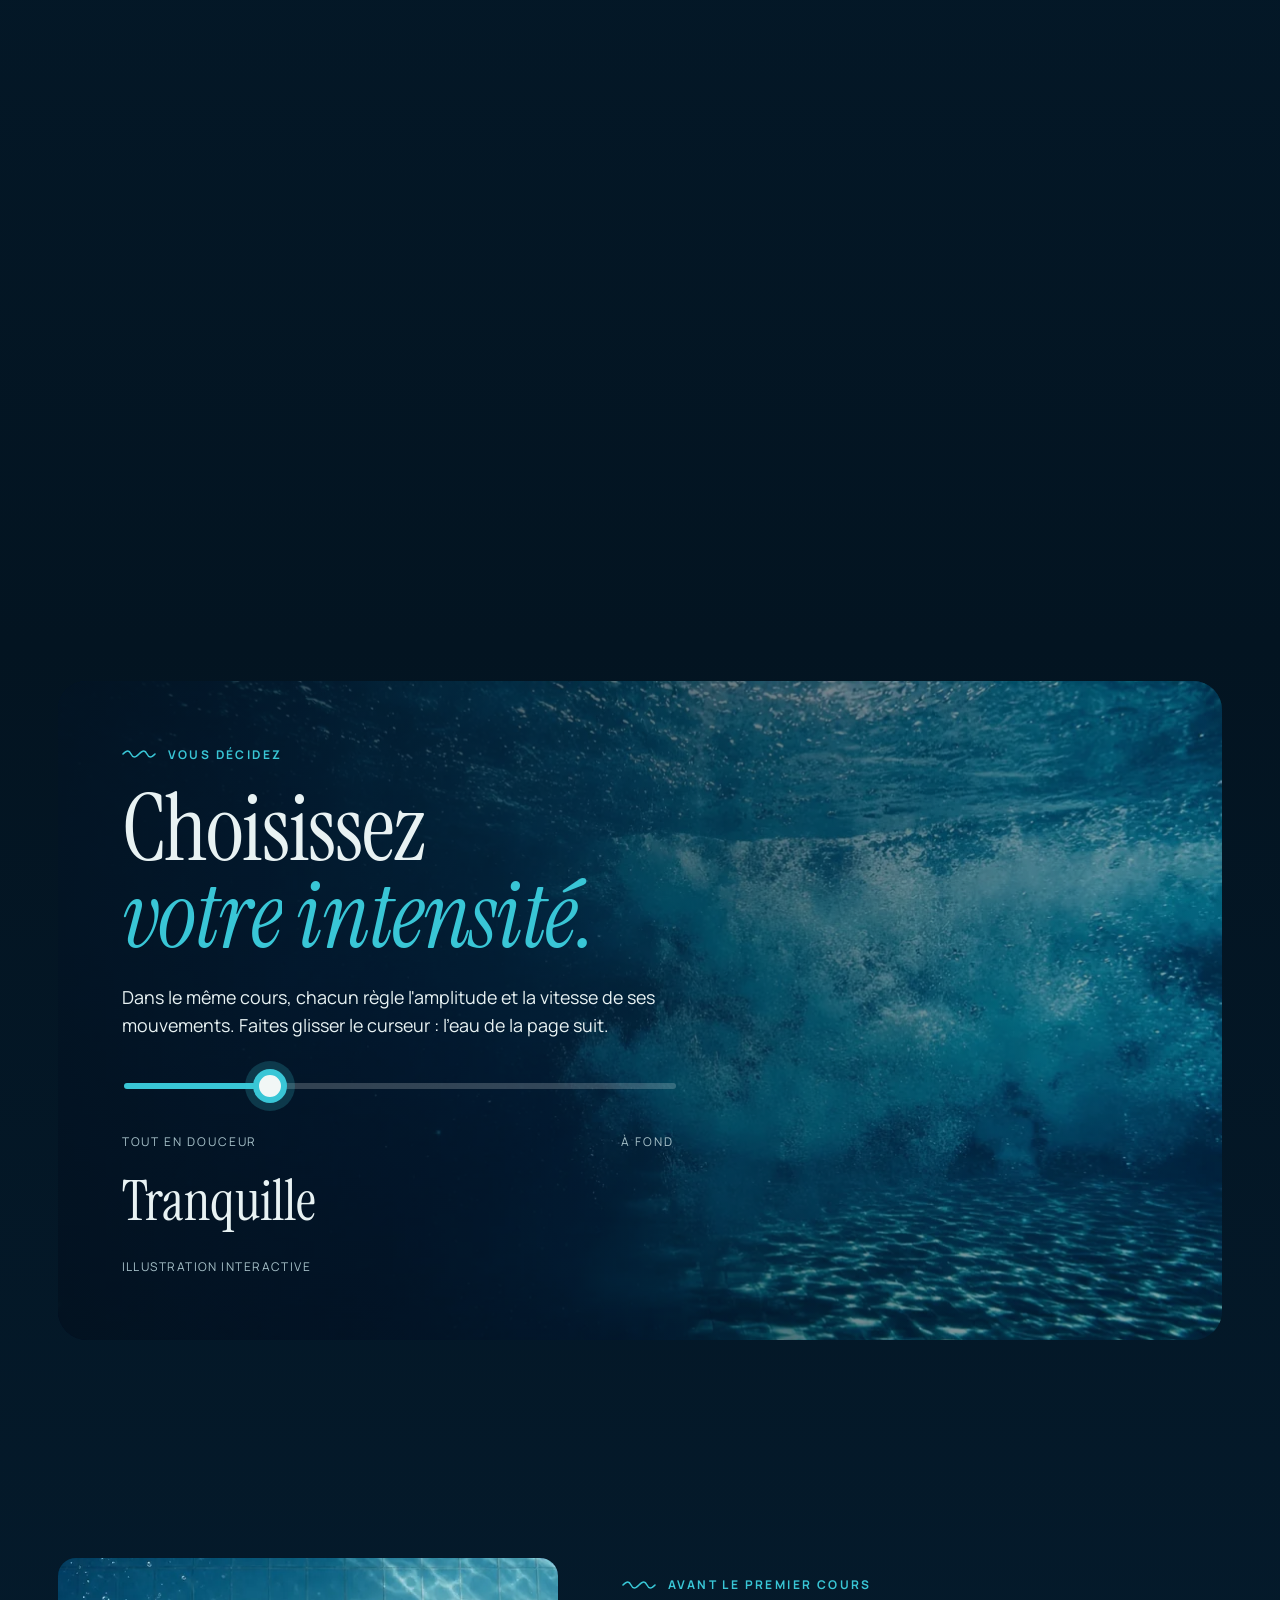
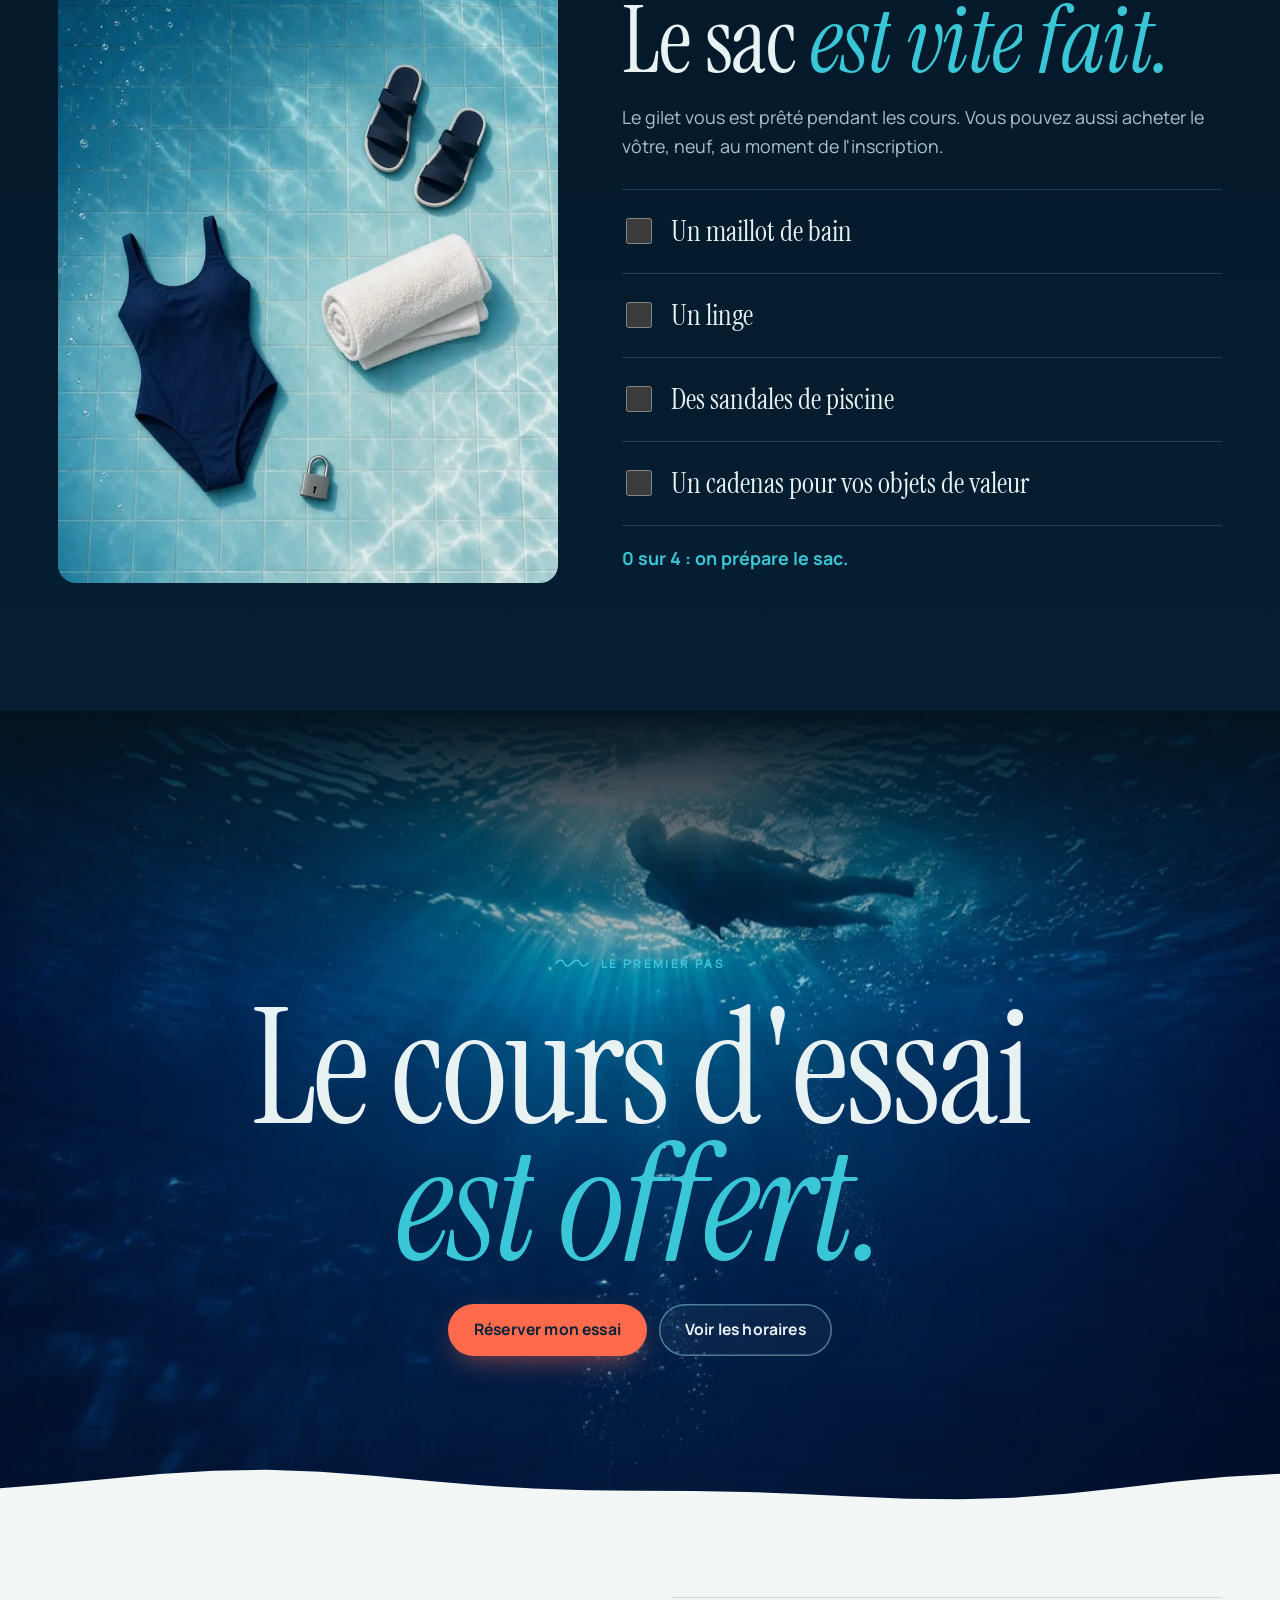
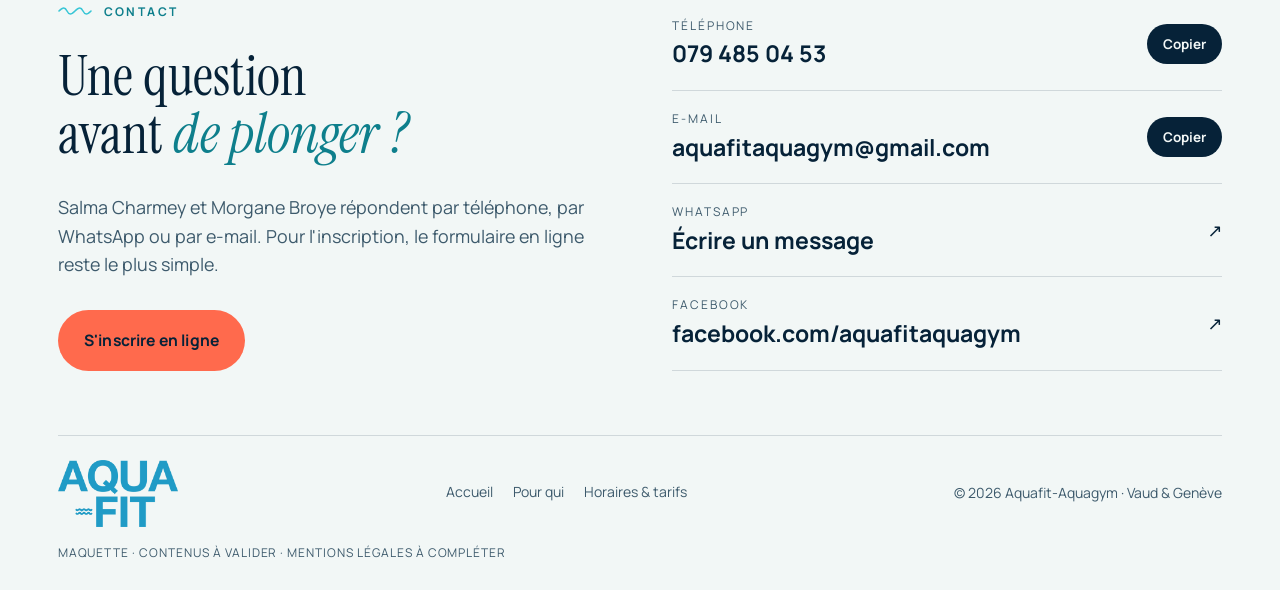
<file: pour-qui.html>
<!doctype html>
<html lang="fr">
<head>
<meta charset="utf-8">
<meta name="viewport" content="width=device-width, initial-scale=1, viewport-fit=cover">
<title>Pour qui · Aquafit-Aquagym</title>
<meta name="claude:viewport-fit-sides" content="cover">
<meta name="description" content="L'Aqua-fit convient aux non-nageurs, aux femmes enceintes, aux sportifs, aux personnes qui reprennent une activité, à tout âge. Faites le test.">
<meta name="robots" content="noindex, nofollow">
<meta name="theme-color" content="#062238">
<meta property="og:type" content="website">
<meta property="og:locale" content="fr_CH">
<meta property="og:title" content="Pour qui · Aquafit-Aquagym">
<meta property="og:description" content="L'Aqua-fit convient aux non-nageurs, aux femmes enceintes, aux sportifs, aux personnes qui reprennent une activité, à tout âge. Faites le test.">
<meta property="og:image" content="https://aquafit-maquette.vercel.app/assets/img/og-aquafit.jpg">
<link rel="icon" href="assets/img/favicon.svg" type="image/svg+xml">
<link rel="preload" href="assets/fonts/InstrumentSerif-Regular.woff" as="font" type="font/woff" crossorigin>
<link rel="preload" href="assets/fonts/Manrope-var.woff" as="font" type="font/woff" crossorigin>
<link rel="stylesheet" href="assets/css/site.css?v=20261028-2">
<script>
(function () {
  var h = document.documentElement, calme = false;
  h.classList.add("js");
  try { calme = localStorage.getItem("aqua-calme") === "1"; } catch (e) {}
  if (!calme && window.matchMedia && matchMedia("(prefers-reduced-motion: reduce)").matches) calme = true;
  // Ouverture de page masquée le temps de charger les polices : pas de saut de mise en page.
  var fin = function () { h.classList.remove("polices"); };
  if (document.fonts && document.fonts.load) {
    h.classList.add("polices");
    window.__polices = Promise.race([
      Promise.all([document.fonts.load('400 1em "Instrument Serif"'), document.fonts.load('italic 400 1em "Instrument Serif"'), document.fonts.load('600 1em "Manrope"')]),
      new Promise(function (r) { setTimeout(r, 1400); })
    ]).then(fin, fin);
    setTimeout(fin, 2500);
  }
  if (calme) { h.classList.add("calme"); return; }
  try {
    if (sessionStorage.getItem("aqua-vague") === "1") h.classList.add("arrivee");
    else if (sessionStorage.getItem("aqua-intro") !== "1") h.classList.add("premiere");
  } catch (e) {}
})();
</script>
</head>
<body class="page-pour-qui">

<a class="evitement" href="#contenu">Aller au contenu</a>

<svg class="voile" data-voile aria-hidden="true" preserveAspectRatio="none">
  <defs>
    <linearGradient id="voile-eau" x1="0" y1="0" x2="0" y2="1">
      <stop offset="0" stop-color="#39C6D6"/>
      <stop offset="0.35" stop-color="#0A3350"/>
      <stop offset="1" stop-color="#031421"/>
    </linearGradient>
  </defs>
  <path data-voile-path d=""/>
  <path data-voile-ecume d="" fill="none"/>
</svg>

<div class="intro" data-intro aria-hidden="true">
  <img class="intro__logo" src="assets/img/logo-aquafit.webp" alt="" width="800" height="449">
  <svg class="intro__ligne" viewBox="0 0 1200 40" preserveAspectRatio="none">
    <path d="M0 20 C 50 8 100 8 150 20 S 250 32 300 20 S 400 8 450 20 S 550 32 600 20 S 700 8 750 20 S 850 32 900 20 S 1000 8 1050 20 S 1150 32 1200 20"/>
  </svg>
  <p class="intro__txt">Aqua-fit en eau profonde</p>
</div>

<canvas class="eau" data-eau aria-hidden="true"></canvas>
<canvas class="bulles" data-bulles aria-hidden="true"></canvas>

<div class="curseur" data-curseur aria-hidden="true"><span class="curseur__bulle"></span><span class="curseur__txt" data-curseur-txt></span></div>

<div class="jauge" data-jauge aria-hidden="true">
  <span class="jauge__titre">Profondeur</span>
  <div class="jauge__rail" data-jauge-rail><i class="jauge__repere" data-jauge-repere></i></div>
  <span class="jauge__label" data-jauge-label>Surface</span>
</div>

<svg class="filtres" width="0" height="0" aria-hidden="true" focusable="false">
  <filter id="onde-emerge" x="-5%" y="-5%" width="110%" height="110%">
    <feTurbulence type="fractalNoise" baseFrequency="0.008 0.025" numOctaves="2" seed="4" result="bruit"/>
    <feDisplacementMap data-onde-emerge in="SourceGraphic" in2="bruit" scale="0" xChannelSelector="R" yChannelSelector="G"/>
  </filter>
  <filter id="onde-survol" x="-5%" y="-5%" width="110%" height="110%">
    <feTurbulence data-onde-survol-bruit type="fractalNoise" baseFrequency="0.01 0.04" numOctaves="1" seed="9" result="bruit"/>
    <feDisplacementMap data-onde-survol in="SourceGraphic" in2="bruit" scale="0" xChannelSelector="R" yChannelSelector="G"/>
  </filter>
</svg>

<header class="entete" data-entete>
  <a class="entete__logo" href="index.html" aria-label="Aquafit-Aquagym, accueil" data-curseur-actif>
    <img src="assets/img/logo-aquafit.webp" alt="Aquafit" width="800" height="449">
  </a>
  <nav class="entete__nav" aria-label="Navigation principale">
    <a href="index.html" data-nav="accueil">Accueil</a>
    <a href="pour-qui.html" data-nav="pour-qui">Pour qui</a>
    <a href="horaires-tarifs.html" data-nav="horaires">Horaires &amp; tarifs</a>
    <a href="#contact">Contact</a>
  </nav>
  <div class="entete__outils">
    <button class="outil" type="button" data-son aria-pressed="false" aria-label="Lancer la musique">
      <span class="eq" aria-hidden="true"><i></i><i></i><i></i><i></i></span><span class="outil__txt">En musique</span><span class="outil__court" aria-hidden="true">Son</span>
    </button>
    <button class="outil" type="button" data-calme aria-pressed="false">
      <svg class="vague-ico" viewBox="0 0 18 10" aria-hidden="true"><path d="M1 5c2-3 3-3 4 0s2 3 4 0 2-3 4 0 2 3 4 0" fill="none" stroke="currentColor" stroke-width="1.5" stroke-linecap="round"/></svg>
      <span class="outil__txt">Mode calme</span><span class="outil__court" aria-hidden="true">Calme</span>
    </button>
    <a class="bouton bouton--corail bouton--petit magnet" href="horaires-tarifs.html#inscription"><span class="bouton__txt">Cours d'essai offert</span></a>
    <button class="burger" type="button" data-burger aria-expanded="false" aria-controls="menu-mobile"><span></span><span></span><span class="sr">Menu</span></button>
  </div>
</header>

<div class="menu-mobile" id="menu-mobile" data-menu hidden>
  <nav aria-label="Navigation mobile">
    <a href="index.html" data-nav="accueil">Accueil</a>
    <a href="pour-qui.html" data-nav="pour-qui">Pour qui</a>
    <a href="horaires-tarifs.html" data-nav="horaires">Horaires &amp; tarifs</a>
  </nav>
  <a class="bouton bouton--corail" href="horaires-tarifs.html#inscription">Réserver mon cours d'essai offert</a>
  <div class="menu-mobile__bas">
    <a class="lien-trace" href="https://wa.me/41794850453" target="_blank" rel="noopener">Écrire sur WhatsApp ↗</a>
    <span>079 485 04 53</span>
    <span>aquafitaquagym@gmail.com</span>
  </div>
</div>

<div class="barre-essai" data-barre-essai aria-hidden="true">
  <a class="bouton bouton--corail" href="horaires-tarifs.html#inscription" tabindex="-1"><span class="bouton__txt">Cours d'essai offert</span></a>
  <a class="barre-essai__wa" href="https://wa.me/41794850453" target="_blank" rel="noopener" tabindex="-1" aria-label="Écrire sur WhatsApp"><svg viewBox="0 0 24 24" aria-hidden="true"><path d="M4 5.5A2.5 2.5 0 0 1 6.5 3h11A2.5 2.5 0 0 1 20 5.5v8a2.5 2.5 0 0 1-2.5 2.5H10l-4.5 4v-4h0A2.5 2.5 0 0 1 4 13.5Z" fill="none" stroke="currentColor" stroke-width="1.6" stroke-linejoin="round"/><circle cx="8.5" cy="9.5" r="1.1" fill="currentColor"/><circle cx="12" cy="9.5" r="1.1" fill="currentColor"/><circle cx="15.5" cy="9.5" r="1.1" fill="currentColor"/></svg></a>
</div>


<main id="contenu">

  <section class="hero hero--page" data-section="Surface" data-hero>
    <div class="hero__media parallax-img" data-parallax="0.18">
      <picture><source media="(max-width: 700px)" srcset="assets/img/pourqui-hero-mobile-640.webp 640w, assets/img/pourqui-hero-mobile-784.webp 784w" sizes="100vw"><img src="assets/img/pourqui-hero-1168.webp" srcset="assets/img/pourqui-hero-640.webp 640w, assets/img/pourqui-hero-1168.webp 1168w" sizes="100vw" alt="Sous l'eau, une personne flotte en apesanteur grâce à son gilet, éclairée par le soleil" loading="eager" fetchpriority="high" decoding="async" ></picture>
    </div>
    <div class="wrap hero__contenu">
      <span class="surtitre" data-apparition>Un sport pour tous</span>
      <h1 class="titre-geant hero__titre" data-titre-flottant>L'Aqua-fit <em>pour tous.</em></h1>
      <div class="hero__bas">
        <p class="chapo" data-apparition>Sportifs occasionnels ou athlètes, débutants, futures mamans, non-nageurs, jeunes et moins jeunes&nbsp;: la méthode est simple et à la portée de tous.</p>
        <div class="hero__actions" data-apparition>
          <a class="bouton bouton--corail magnet" href="#quiz"><span class="bouton__txt">Faire le test</span></a>
          <a class="bouton bouton--ligne magnet" href="#profils"><span class="bouton__txt">Voir les profils</span></a>
        </div>
      </div>
    </div>
    <span class="hero__defiler" aria-hidden="true">Plonger<i></i></span>
  </section>

  <!-- Questionnaire -->
  <section class="section" id="quiz" data-section="Le test">
    <div class="wrap">
      <div class="deux-col" style="margin-bottom:clamp(32px,5vw,64px)">
        <div class="pile pile--serre">
          <span class="surtitre">Est-ce pour moi&nbsp;?</span>
          <h2 class="titre-xl" data-titre>Trois questions, <em>une réponse.</em></h2>
        </div>
        <p class="texte">Répondez en quelques secondes&nbsp;: la réponse s'affiche au fur et à mesure. Elle ne remplace pas l'avis de votre médecin.</p>
      </div>
      <form class="quiz" data-quiz>
        <div class="quiz__questions">
          <fieldset class="quiz__q">
            <legend>Savez-vous nager&nbsp;?</legend>
            <div class="bulles-choix">
              <label><input type="radio" name="nage" id="nage-oui" value="oui">Oui</label>
              <label><input type="radio" name="nage" id="nage-peu" value="peu">Un peu</label>
              <label><input type="radio" name="nage" id="nage-non" value="non">Non</label>
            </div>
          </fieldset>
          <fieldset class="quiz__q">
            <legend>Votre situation&nbsp;?</legend>
            <div class="bulles-choix">
              <label><input type="radio" name="situation" id="sit-sport" value="sport">Je fais déjà du sport</label>
              <label><input type="radio" name="situation" id="sit-reprise" value="reprise">Je reprends une activité</label>
              <label><input type="radio" name="situation" id="sit-enceinte" value="enceinte">Je suis enceinte</label>
              <label><input type="radio" name="situation" id="sit-soin" value="soin">Douleurs ou rééducation</label>
            </div>
          </fieldset>
          <fieldset class="quiz__q">
            <legend>Ce que vous cherchez&nbsp;?</legend>
            <div class="bulles-choix">
              <label><input type="radio" name="envie" id="env-depense" value="depense">Me dépenser</label>
              <label><input type="radio" name="envie" id="env-douceur" value="douceur">Bouger en douceur</label>
              <label><input type="radio" name="envie" id="env-musique" value="musique">Le plaisir de la musique</label>
              <label><input type="radio" name="envie" id="env-complement" value="complement">Un entraînement complémentaire</label>
            </div>
          </fieldset>
        </div>
        <aside class="verdict" data-verdict aria-live="polite">
          <p class="surtitre" style="color:#0E7F8C">Votre réponse</p>
          <h3 data-verdict-titre>Répondez aux questions.</h3>
          <div data-verdict-corps><p class="verdict__vide">Votre réponse se construit au fil de vos choix.</p></div>
          <div class="actions" data-verdict-actions hidden>
            <a class="bouton bouton--corail magnet" href="horaires-tarifs.html#inscription"><span class="bouton__txt">Réserver mon cours d'essai</span></a>
          </div>
        </aside>
      </form>
    </div>
  </section>

  <!-- Profils -->
  <section class="section horizontal" id="profils" data-section="Profils" data-horizontal>
    <div class="wrap horizontal__tete">
      <div class="pile pile--serre">
        <span class="surtitre">Les profils</span>
        <h2 class="titre-xl" data-titre>Chacun <em>à son rythme.</em></h2>
      </div>
      <div class="pile pile--serre"><p class="texte">Des personnes de niveaux très différents s'entraînent ensemble, chacune avec son objectif. C'est vous qui décidez de l'intensité de vos mouvements.</p><span class="glisser" aria-hidden="true">Faites glisser <i></i></span></div>
    </div>
    <div class="piste" data-piste>
      <article class="carte" data-tilt>
        <div class="carte__inner">
          <div class="carte__media"><img src="assets/img/profil-non-nageur-784.webp" srcset="assets/img/profil-non-nageur-640.webp 640w, assets/img/profil-non-nageur-784.webp 784w" sizes="(max-width: 700px) 80vw, 30vw" alt="De dos, une personne flotte la tête hors de l'eau grâce à son gilet" loading="lazy" decoding="async" ></div>
          <span class="carte__num">Non-nageurs</span>
          <div class="carte__legende"><h3>Pas besoin de nager</h3><p>Le gilet de flottaison en néoprène vous maintient la tête hors de l'eau. Il suffit d'être à l'aise dans l'eau.</p></div>
        </div>
      </article>
      <article class="carte" data-tilt>
        <div class="carte__inner">
          <div class="carte__media"><img src="assets/img/profil-grossesse-784.webp" srcset="assets/img/profil-grossesse-640.webp 640w, assets/img/profil-grossesse-784.webp 784w" sizes="(max-width: 700px) 80vw, 30vw" alt="Silhouette d'une femme enceinte qui flotte sous l'eau, éclairée par le soleil" loading="lazy" decoding="async" ></div>
          <span class="carte__num">Femmes enceintes</span>
          <div class="carte__legende"><h3>Plus légère dans l'eau</h3><p>Possible sauf contre-indication&nbsp;: demandez l'avis de votre médecin ou de votre sage-femme. Après la naissance, reprise une fois la rééducation du périnée terminée.</p></div>
        </div>
      </article>
      <article class="carte" data-tilt>
        <div class="carte__inner">
          <div class="carte__media"><img src="assets/img/profil-sportif-784.webp" srcset="assets/img/profil-sportif-640.webp 640w, assets/img/profil-sportif-784.webp 784w" sizes="(max-width: 700px) 80vw, 30vw" alt="Une personne s'élance sous l'eau, dans un nuage de bulles" loading="lazy" decoding="async" ></div>
          <span class="carte__num">Sportifs</span>
          <div class="carte__legende"><h3>Un complément d'entraînement</h3><p>Course, renforcement et cardio sans impact&nbsp;: un bon complément à votre sport habituel.</p></div>
        </div>
      </article>
      <article class="carte" data-tilt>
        <div class="carte__inner">
          <div class="carte__media"><img src="assets/img/profil-reprise-784.webp" srcset="assets/img/profil-reprise-640.webp 640w, assets/img/profil-reprise-784.webp 784w" sizes="(max-width: 700px) 80vw, 30vw" alt="Sous l'eau, des jambes battent doucement près du fond" loading="lazy" decoding="async" ></div>
          <span class="carte__num">Reprise en douceur</span>
          <div class="carte__legende"><h3>Revenir au mouvement</h3><p>Peu ou pas entraîné&nbsp;? On commence doucement. En cas de douleurs ou de rééducation, demandez d'abord l'accord de votre médecin.</p></div>
        </div>
      </article>
      <article class="carte" data-tilt>
        <div class="carte__inner">
          <div class="carte__media"><img src="assets/img/profil-tous-ages-784.webp" srcset="assets/img/profil-tous-ages-640.webp 640w, assets/img/profil-tous-ages-784.webp 784w" sizes="(max-width: 700px) 80vw, 30vw" alt="De dos, deux personnes de générations différentes avec leur gilet dans la piscine" loading="lazy" decoding="async" ></div>
          <span class="carte__num">Tous les âges</span>
          <div class="carte__legende"><h3>Jeunes et moins jeunes</h3><p>L'activité est accessible à tout âge et se pratique facilement dès la première séance.</p></div>
        </div>
      </article>
    </div>
    <div class="wrap"><div class="piste__progres" aria-hidden="true"><i data-piste-progres></i></div></div>
  </section>

  <!-- Intensité -->
  <section class="section section--serree" data-section="Intensité">
    <div class="wrap">
      <div class="intensite" data-intensite>
        <img src="assets/img/eau-agitee-1168.webp" srcset="assets/img/eau-agitee-640.webp 640w, assets/img/eau-agitee-1168.webp 1168w" sizes="100vw" alt="" loading="lazy" decoding="async" >
        <div class="intensite__contenu">
          <span class="surtitre">Vous décidez</span>
          <h2 class="titre-xl" data-titre>Choisissez <em>votre intensité.</em></h2>
          <p class="texte" style="color:var(--texte)">Dans le même cours, chacun règle l'amplitude et la vitesse de ses mouvements. Faites glisser le curseur&nbsp;: l'eau de la page suit.</p>
          <label class="sr" for="intensite">Intensité des mouvements</label>
          <input class="curseur-intensite" type="range" id="intensite" min="1" max="5" step="1" value="2" data-intensite-curseur>
          <div class="intensite__bornes" aria-hidden="true"><span>Tout en douceur</span><span>À fond</span></div>
          <p class="intensite__valeur" data-intensite-valeur aria-live="polite">Tranquille</p>
          <p class="illustratif">Illustration interactive</p>
        </div>
      </div>
    </div>
  </section>

  <!-- Le sac -->
  <section class="section" data-section="Le sac">
    <div class="wrap sac__grille">
      <div class="sac__scene" data-sac-scene>
        <img src="assets/img/sac-piscine-784.webp" srcset="assets/img/sac-piscine-640.webp 640w, assets/img/sac-piscine-784.webp 784w" sizes="(max-width: 900px) 100vw, 40vw" alt="Vu du dessus : maillot de bain, linge roulé, sandales et cadenas posés sur le carrelage" loading="lazy" decoding="async" >
      </div>
      <div>
        <span class="surtitre">Avant le premier cours</span>
        <h2 class="titre-xl" data-titre>Le sac <em>est vite fait.</em></h2>
        <p class="texte" style="margin-top:18px">Le gilet vous est prêté pendant les cours. Vous pouvez aussi acheter le vôtre, neuf, au moment de l'inscription.</p>
        <ul class="sac__liste" data-sac>
          <li><label><input type="checkbox" id="sac-maillot"> Un maillot de bain</label></li>
          <li><label><input type="checkbox" id="sac-linge"> Un linge</label></li>
          <li><label><input type="checkbox" id="sac-sandales"> Des sandales de piscine</label></li>
          <li><label><input type="checkbox" id="sac-cadenas"> Un cadenas pour vos objets de valeur</label></li>
        </ul>
        <p class="sac__compte" data-sac-compte aria-live="polite">0 sur 4 : on prépare le sac.</p>
      </div>
    </div>
  </section>

  <section class="remontee" data-section="Remontée" style="min-height:min(90svh,900px)">
    <div class="remontee__media parallax-img" data-parallax="0.12">
      <picture><source media="(max-width: 700px)" srcset="assets/img/soleil-sous-surface-mobile-640.webp 640w, assets/img/soleil-sous-surface-mobile-784.webp 784w" sizes="100vw"><img src="assets/img/soleil-sous-surface-1168.webp" srcset="assets/img/soleil-sous-surface-640.webp 640w, assets/img/soleil-sous-surface-1168.webp 1168w" sizes="100vw" alt="Vu de sous l'eau, le soleil traverse la surface" loading="lazy" decoding="async" ></picture>
    </div>
    <div class="wrap remontee__contenu">
      <span class="surtitre">Le premier pas</span>
      <h2 class="titre-geant" data-titre>Le cours d'essai <em>est offert.</em></h2>
      <div class="remontee__actions">
        <a class="bouton bouton--corail magnet" href="horaires-tarifs.html#inscription"><span class="bouton__txt">Réserver mon essai</span></a>
        <a class="bouton bouton--ligne magnet" href="horaires-tarifs.html#planning"><span class="bouton__txt">Voir les horaires</span></a>
      </div>
    </div>
  </section>

</main>

<footer class="pied" id="contact" data-section="Surface">
  <svg class="pied__vague" viewBox="0 0 1440 90" preserveAspectRatio="none" aria-hidden="true"><path data-pied-vague d="M0 50 C 180 20 360 20 540 50 S 900 80 1080 50 S 1350 25 1440 45 V90 H0Z"/></svg>
  <div class="pied__corps"><div class="wrap">
    <div class="pied__haut">
      <div class="pile">
        <span class="surtitre" style="color:#0E7F8C">Contact</span>
        <h2 class="pied__titre">Une question avant <em>de plonger&nbsp;?</em></h2>
        <p style="color:#3D5A6C;max-width:30em">Salma Charmey et Morgane Broye répondent par téléphone, par WhatsApp ou par e-mail. Pour l'inscription, le formulaire en ligne reste le plus simple.</p>
        <div class="actions">
          <a class="bouton bouton--corail magnet" href="horaires-tarifs.html#inscription"><span class="bouton__txt">S'inscrire en ligne</span></a>
        </div>
      </div>
      <div class="contacts">
        <div class="contact">
          <div><small>Téléphone</small><span class="contact__valeur" data-copie-source="tel">079 485 04 53</span></div>
          <button class="copier" type="button" data-copier="tel">Copier</button>
        </div>
        <div class="contact">
          <div><small>E-mail</small><span class="contact__valeur" data-copie-source="mail">aquafitaquagym@gmail.com</span></div>
          <button class="copier" type="button" data-copier="mail">Copier</button>
        </div>
        <div class="contact">
          <div><small>WhatsApp</small><a class="contact__valeur lien-trace" href="https://wa.me/41794850453" target="_blank" rel="noopener">Écrire un message</a></div>
          <span aria-hidden="true">↗</span>
        </div>
        <div class="contact">
          <div><small>Facebook</small><a class="contact__valeur lien-trace" href="https://www.facebook.com/aquafitaquagym" target="_blank" rel="noopener">facebook.com/aquafitaquagym</a></div>
          <span aria-hidden="true">↗</span>
        </div>
      </div>
    </div>
    <div class="pied__bas">
      <img class="pied__logo" src="assets/img/logo-aquafit.webp" alt="Aquafit-Aquagym" width="800" height="449">
      <nav aria-label="Pied de page">
        <a class="lien-trace" href="index.html">Accueil</a>
        <a class="lien-trace" href="pour-qui.html">Pour qui</a>
        <a class="lien-trace" href="horaires-tarifs.html">Horaires &amp; tarifs</a>
      </nav>
      <span>© 2026 Aquafit-Aquagym · Vaud &amp; Genève</span>
      <span class="maquette-note">Maquette · contenus à valider · mentions légales à compléter</span>
    </div>
  </div></div>
</footer>

<script src="assets/js/vendor/gsap.min.js" defer></script>
<script src="assets/js/vendor/ScrollTrigger.min.js" defer></script>
<script src="assets/js/vendor/SplitText.min.js" defer></script>
<script type="module" src="assets/js/main.js?v=20261028-2"></script>
</body>
</html>
</file>
<file: assets/css/site.css>
/* =========================================================================
   Aquafit-Aquagym · maquette « Immersion »
   Concept : une plongée verticale. On part de la surface claire, on descend
   dans le bleu profond, on remonte vers le soleil en bas de page.
   Grille éditoriale large, titres serif géants qui flottent, texte en Manrope.
   ========================================================================= */

@font-face { font-family: "Instrument Serif"; src: url("../fonts/InstrumentSerif-Regular.woff") format("woff"); font-weight: 400; font-style: normal; font-display: swap; }
@font-face { font-family: "Instrument Serif"; src: url("../fonts/InstrumentSerif-Italic.woff") format("woff"); font-weight: 400; font-style: italic; font-display: swap; }
@font-face { font-family: "Manrope"; src: url("../fonts/Manrope-var.woff") format("woff"); font-weight: 200 800; font-style: normal; font-display: swap; }

:root {
  /* Couleurs : une seule ambiance sous-marine, assumée (pas de thème clair). */
  --fond: #031421;          /* le fond du bassin */
  --abysse: #062238;        /* bleu profond, couleur principale */
  --profond: #0A3350;       /* bleu intermédiaire, surfaces */
  --lagon: #39C6D6;         /* accent : la lumière dans l'eau */
  --lagon-clair: #9BE6EE;
  --ecume: #F2F7F6;         /* la surface */
  --corail: #FF6A4D;        /* actions principales */
  --texte: #E8F2F3;
  --texte-2: #A8C2CA;
  --encre: #062238;         /* texte sur fond clair */
  --ligne: rgba(155, 230, 238, 0.18);
  --verre: rgba(6, 34, 56, 0.55);

  --serif: "Instrument Serif", "Iowan Old Style", "Palatino Linotype", Palatino, Georgia, serif;
  --sans: "Manrope", "Avenir Next", "Segoe UI", system-ui, -apple-system, sans-serif;

  --t-geant: clamp(3.6rem, 12.5vw, 13.5rem);
  --t-xl: clamp(2.8rem, 7.2vw, 7rem);
  --t-l: clamp(2rem, 4.4vw, 4rem);
  --t-m: clamp(1.45rem, 2.3vw, 2.1rem);
  --t-corps: clamp(1rem, 0.96rem + 0.2vw, 1.125rem);
  --t-petit: 0.875rem;
  --t-micro: 0.75rem;

  --gouttiere-g: max(clamp(16px, 4.5vw, 64px), env(safe-area-inset-left, 0px));
  --gouttiere-d: max(clamp(16px, 4.5vw, 64px), env(safe-area-inset-right, 0px));
  --max: 1360px;
  --rayon: 18px;
  --ease: cubic-bezier(.22, .8, .2, 1);

  color-scheme: dark;
}

*, *::before, *::after { box-sizing: border-box; }
html { -webkit-text-size-adjust: 100%; scroll-behavior: auto; }
body {
  margin: 0;
  background: var(--fond);
  background-image: linear-gradient(180deg, #0B3B5A 0%, var(--abysse) 18%, var(--fond) 55%, var(--abysse) 88%, #0E4664 100%);
  color: var(--texte);
  font-family: var(--sans);
  font-size: var(--t-corps);
  line-height: 1.6;
  font-feature-settings: "ss01", "cv11";
  overflow-x: clip;
  -webkit-font-smoothing: antialiased;
}
img, svg, video, canvas { display: block; max-width: 100%; }
img { height: auto; }
a { color: inherit; }
button, input, select, textarea { font: inherit; color: inherit; }
button { cursor: pointer; }
:focus-visible { outline: 2px solid var(--lagon); outline-offset: 3px; border-radius: 6px; }
::selection { background: var(--lagon); color: var(--abysse); }
h1, h2, h3, h4 { margin: 0; font-weight: 400; text-wrap: balance; }
p { margin: 0; }
[hidden] { display: none !important; }
.sr { position: absolute !important; width: 1px; height: 1px; overflow: hidden; clip: rect(0 0 0 0); white-space: nowrap; }

.evitement { position: fixed; left: 16px; top: calc(12px + env(safe-area-inset-top, 0px)); z-index: 400; padding: 10px 16px; background: var(--ecume); color: var(--encre); border-radius: 999px; transform: translateY(-200%); transition: transform .3s var(--ease); }
.evitement:focus { transform: none; }

/* ---------- Couches fixes : eau WebGL, bulles, curseur, jauge ---------- */
.eau, .bulles { position: fixed; inset: 0; width: 100%; height: 100%; pointer-events: none; mix-blend-mode: screen; }
.eau { z-index: 1; opacity: .7; }
.bulles { z-index: 2; }
main, .pied { position: relative; z-index: 3; }
.no-webgl .eau { display: none; }
.no-webgl body::after, .calme body::after {
  content: ""; position: fixed; inset: 0; z-index: 1; pointer-events: none; mix-blend-mode: screen; opacity: .35;
  background:
    radial-gradient(60% 40% at 20% 0%, rgba(57, 198, 214, .35), transparent 70%),
    radial-gradient(40% 30% at 80% 10%, rgba(155, 230, 238, .18), transparent 70%);
}

.curseur { position: fixed; left: 0; top: 0; z-index: 300; pointer-events: none; opacity: 0; transition: opacity .3s; }
.curseur__bulle { position: absolute; width: 38px; height: 38px; margin: -19px 0 0 -19px; border-radius: 50%; border: 1.5px solid rgba(155, 230, 238, .75); background: radial-gradient(circle at 32% 30%, rgba(255,255,255,.55), rgba(255,255,255,0) 30%), rgba(57,198,214,.06); transition: width .35s var(--ease), height .35s var(--ease), margin .35s var(--ease), background-color .35s; }
.curseur__txt { position: absolute; transform: translate(-50%, -50%); font-size: var(--t-micro); letter-spacing: .14em; text-transform: uppercase; font-weight: 700; color: var(--abysse); white-space: nowrap; opacity: 0; transition: opacity .25s; }
.curseur.est-actif .curseur__bulle { width: 76px; height: 76px; margin: -38px 0 0 -38px; background-color: rgba(57,198,214,.25); }
.curseur.a-texte .curseur__bulle { width: 96px; height: 96px; margin: -48px 0 0 -48px; background-color: var(--lagon); border-color: var(--lagon); }
.curseur.a-texte .curseur__txt { opacity: 1; }
.a-curseur .curseur { opacity: 1; }

.jauge { position: fixed; right: max(18px, env(safe-area-inset-right, 0px)); top: 50%; z-index: 40; transform: translateY(-50%); display: none; flex-direction: column; align-items: center; gap: 12px; pointer-events: none; }
.jauge__titre, .jauge__label { font-size: 10px; letter-spacing: .2em; text-transform: uppercase; color: var(--texte-2); writing-mode: vertical-rl; transform: rotate(180deg); }
.jauge__label { color: var(--lagon); font-weight: 700; min-height: 9em; }
.jauge__rail { position: relative; width: 14px; height: 34vh; background-image: repeating-linear-gradient(180deg, var(--ligne) 0 1px, transparent 1px 9px); }
.jauge__rail::before { content: ""; position: absolute; left: 50%; top: 0; bottom: 0; width: 1px; background: var(--ligne); }
.jauge__repere { position: absolute; left: -3px; right: -3px; top: 0; height: 2px; background: var(--lagon); box-shadow: 0 0 12px var(--lagon); }
@media (min-width: 1100px) and (pointer: fine) { .jauge { display: flex; } }

/* ---------- Voile de transition (ligne d'eau) & ouverture ---------- */
.voile { position: fixed; inset: 0; width: 100vw; height: 100vh; z-index: 200; pointer-events: none; visibility: hidden; }
.voile path[data-voile-path] { fill: url(#voile-eau); }
.voile path[data-voile-ecume] { stroke: var(--lagon-clair); stroke-width: 2; opacity: .8; }
.voile.est-visible { visibility: visible; pointer-events: auto; }
.voile.est-surface path[data-voile-path] { fill: var(--ecume); }

.intro { position: fixed; inset: 0; z-index: 210; display: none; flex-direction: column; align-items: center; justify-content: center; gap: 22px; pointer-events: none; padding-inline: 24px; }
.intro.est-visible { display: flex; }
.intro__logo { width: min(340px, 62vw); }
.intro__ligne { width: min(760px, 86vw); height: 26px; overflow: visible; }
.intro__ligne path { fill: none; stroke: var(--lagon); stroke-width: 3; stroke-linecap: round; }
.intro__txt { font-size: var(--t-micro); letter-spacing: .32em; text-transform: uppercase; color: var(--abysse); font-weight: 700; }

/* ---------- Mise en page ---------- */
.wrap { width: 100%; max-width: calc(var(--max) + 128px); margin-inline: auto; padding-left: var(--gouttiere-g); padding-right: var(--gouttiere-d); }
.section { position: relative; padding-block: clamp(88px, 13vw, 190px); }
.section--serree { padding-block: clamp(64px, 8vw, 120px); }

.surtitre { display: inline-flex; align-items: center; gap: 12px; font-size: var(--t-micro); font-weight: 700; letter-spacing: .2em; text-transform: uppercase; color: var(--lagon); }
.surtitre::before { content: ""; width: 34px; height: 10px; background: no-repeat center / 34px 10px url("data:image/svg+xml,%3Csvg xmlns='http://www.w3.org/2000/svg' viewBox='0 0 34 10'%3E%3Cpath d='M1 5c4-4 6-4 8 0s4 4 8 0 6-4 8 0 4 4 8 0' fill='none' stroke='%2339C6D6' stroke-width='1.6' stroke-linecap='round'/%3E%3C/svg%3E"); }
.titre-geant { font-family: var(--serif); font-size: var(--t-geant); line-height: .86; letter-spacing: -.02em; }
.titre-xl { font-family: var(--serif); font-size: var(--t-xl); line-height: .95; letter-spacing: -.015em; }
.titre-l { font-family: var(--serif); font-size: var(--t-l); line-height: 1.02; }
.titre-m { font-family: var(--serif); font-size: var(--t-m); line-height: 1.1; }
.titre-geant em, .titre-xl em, .titre-l em, .titre-m em { font-style: italic; color: var(--lagon); }
.chapo { font-size: clamp(1.1rem, 1rem + .5vw, 1.4rem); line-height: 1.5; color: var(--texte); max-width: 34em; }
.texte { color: var(--texte-2); max-width: 36em; }
.texte strong { color: var(--texte); font-weight: 700; }
.note { font-size: var(--t-petit); color: var(--texte-2); }
.a-confirmer { display: inline-flex; align-items: center; gap: 6px; padding: 3px 10px; border-radius: 999px; font-size: 11px; font-weight: 700; letter-spacing: .08em; text-transform: uppercase; color: #FFD3C8; background: rgba(255, 106, 77, .14); border: 1px dashed rgba(255, 106, 77, .55); white-space: nowrap; }
.mot { display: inline-block; }
.char { display: inline-block; will-change: transform; }

/* ---------- Boutons ---------- */
.bouton { position: relative; display: inline-flex; align-items: center; justify-content: center; gap: 10px; min-height: 52px; padding: 0 26px; border-radius: 999px; border: 0; font-weight: 700; font-size: .98rem; letter-spacing: .01em; text-decoration: none; white-space: nowrap; transition: background-color .3s, color .3s, box-shadow .3s; will-change: transform; }
.bouton svg { width: 18px; height: 18px; flex: none; }
.bouton--corail { background: var(--corail); color: var(--abysse); box-shadow: 0 10px 30px -10px rgba(255, 106, 77, .65); }
.bouton--corail:hover { background: #FF8268; }
.bouton--ligne { color: var(--texte); background: rgba(255,255,255,.04); box-shadow: inset 0 0 0 1.5px rgba(155, 230, 238, .45); }
.bouton--ligne:hover { box-shadow: inset 0 0 0 1.5px var(--lagon); background: rgba(57,198,214,.1); }
.bouton--clair { background: var(--ecume); color: var(--encre); }
.bouton--petit { min-height: 42px; padding: 0 18px; font-size: .9rem; }
.bouton__txt { position: relative; display: inline-block; }
.lien-trace { position: relative; text-decoration: none; background: linear-gradient(currentColor, currentColor) no-repeat 0 100% / 0 1.5px; transition: background-size .45s var(--ease); padding-bottom: 2px; }
.lien-trace:hover, .lien-trace:focus-visible { background-size: 100% 1.5px; }

/* ---------- En-tête ---------- */
body::before { content: ""; position: fixed; inset: 0 0 auto; height: env(safe-area-inset-top, 0px); z-index: 60; background: var(--abysse); }
.entete { position: fixed; top: env(safe-area-inset-top, 0px); left: 0; right: 0; z-index: 50; display: flex; align-items: center; gap: 24px; padding: 14px var(--gouttiere-d) 14px var(--gouttiere-g); transition: transform .5s var(--ease), background-color .4s, backdrop-filter .4s; }
.entete.est-compacte { background: rgba(3, 20, 33, .72); backdrop-filter: blur(14px) saturate(1.3); -webkit-backdrop-filter: blur(14px) saturate(1.3); box-shadow: 0 1px 0 var(--ligne); }
.entete.est-cachee { transform: translateY(-110%); }
.entete__logo { flex: none; display: block; }
.entete__logo img { width: 104px; filter: brightness(0) invert(1); }
.entete__nav { display: flex; gap: 28px; margin-left: 24px; font-weight: 600; font-size: .95rem; }
.entete__nav a { text-decoration: none; color: var(--texte-2); transition: color .3s; position: relative; padding-block: 6px; }
.entete__nav a:hover, .entete__nav a[aria-current="page"] { color: var(--texte); }
.entete__nav a[aria-current="page"]::after { content: ""; position: absolute; left: 0; right: 0; bottom: 0; height: 6px; background: no-repeat left center / auto 6px url("data:image/svg+xml,%3Csvg xmlns='http://www.w3.org/2000/svg' viewBox='0 0 34 6'%3E%3Cpath d='M1 3c4-2.5 6-2.5 8 0s4 2.5 8 0 6-2.5 8 0 4 2.5 8 0' fill='none' stroke='%2339C6D6' stroke-width='1.4'/%3E%3C/svg%3E"); }
.entete__outils { margin-left: auto; display: flex; align-items: center; gap: 10px; }
.outil { display: inline-flex; align-items: center; gap: 9px; min-height: 42px; padding: 0 16px; border-radius: 999px; border: 0; background: rgba(255,255,255,.06); box-shadow: inset 0 0 0 1px var(--ligne); color: var(--texte); font-size: .84rem; font-weight: 600; transition: background-color .3s, box-shadow .3s; }
.outil:hover { background: rgba(57,198,214,.14); }
.outil[aria-pressed="true"] { background: rgba(57,198,214,.2); box-shadow: inset 0 0 0 1px var(--lagon); }
.eq { display: inline-flex; align-items: flex-end; gap: 2px; height: 14px; }
.eq i { width: 3px; height: 4px; border-radius: 2px; background: var(--lagon); transition: height .3s; }
.outil[aria-pressed="true"] .eq i { animation: eq .9s ease-in-out infinite; }
.outil[aria-pressed="true"] .eq i:nth-child(2) { animation-delay: -.3s; }
.outil[aria-pressed="true"] .eq i:nth-child(3) { animation-delay: -.6s; }
.outil[aria-pressed="true"] .eq i:nth-child(4) { animation-delay: -.15s; }
@keyframes eq { 0%, 100% { height: 4px; } 50% { height: 14px; } }
.vague-ico { width: 18px; height: 10px; }
.burger { display: none; width: 46px; height: 46px; border-radius: 50%; border: 0; background: rgba(255,255,255,.06); box-shadow: inset 0 0 0 1px var(--ligne); position: relative; }
.burger span:not(.sr) { position: absolute; left: 14px; right: 14px; height: 1.5px; background: var(--texte); transition: transform .4s var(--ease); }
.burger span:nth-child(1) { top: 19px; }
.burger span:nth-child(2) { top: 26px; }
.burger[aria-expanded="true"] span:nth-child(1) { transform: translateY(3.5px) rotate(45deg); }
.burger[aria-expanded="true"] span:nth-child(2) { transform: translateY(-3.5px) rotate(-45deg); }

.menu-mobile { position: fixed; inset: 0; z-index: 45; padding: calc(100px + env(safe-area-inset-top, 0px)) var(--gouttiere-d) calc(32px + env(safe-area-inset-bottom, 0px)) var(--gouttiere-g); background: linear-gradient(180deg, var(--profond), var(--fond)); display: flex; flex-direction: column; gap: 28px; overflow-y: auto; }
.menu-mobile nav { display: flex; flex-direction: column; gap: 6px; }
.menu-mobile nav a { font-family: var(--serif); font-size: clamp(2.6rem, 12vw, 4rem); line-height: 1.05; text-decoration: none; }
.menu-mobile nav a[aria-current="page"] { color: var(--lagon); font-style: italic; }
.menu-mobile__bas { margin-top: auto; display: grid; gap: 14px; color: var(--texte-2); font-size: var(--t-petit); }

@media (max-width: 1100px) { .outil__txt--long { display: none; } }
@media (max-width: 960px) {
  .entete__nav { display: none; }
  .burger { display: inline-block; }
  .entete__outils .bouton--corail { display: none; }
}
@media (max-width: 480px) {
  .entete { gap: 10px; }
  .entete__logo img { width: 84px; }
  .outil { padding: 0 12px; }
  .outil[data-son] .outil__txt { display: none; }
}

/* ---------- Ouverture de page (hero) ---------- */
.hero { position: relative; min-height: min(100svh, 1000px); display: flex; align-items: flex-end; padding-top: 120px; padding-bottom: clamp(36px, 6vw, 72px); overflow: hidden; isolation: isolate; }
.hero__media { position: absolute; inset: -6% 0 0; z-index: -2; }
.hero__media img, .hero__media picture { width: 100%; height: 100%; object-fit: cover; }
.hero__media::after { content: ""; position: absolute; inset: 0; background: linear-gradient(180deg, rgba(3,20,33,.55) 0%, rgba(3,20,33,.1) 30%, rgba(3,20,33,.35) 60%, var(--fond) 100%), linear-gradient(90deg, rgba(3,20,33,.6), rgba(3,20,33,0) 60%); }
.hero__contenu { display: grid; gap: clamp(20px, 3vw, 34px); width: 100%; }
.hero__titre { max-width: 11ch; }
.hero__bas { display: flex; flex-wrap: wrap; align-items: flex-end; justify-content: space-between; gap: 28px 40px; }
.hero__actions { display: flex; flex-wrap: wrap; gap: 12px; }
.hero__infos { display: grid; grid-template-columns: repeat(3, minmax(0, 1fr)); gap: 0; margin-top: clamp(28px, 4vw, 48px); border-top: 1px solid var(--ligne); }
.hero__infos > div { padding: 18px 20px 0 0; display: grid; gap: 4px; min-width: 0; }
.hero__infos dt { font-size: var(--t-micro); letter-spacing: .16em; text-transform: uppercase; color: var(--texte-2); }
.hero__infos dd { margin: 0; font-weight: 600; }
.hero__defiler { position: absolute; right: var(--gouttiere-d); bottom: clamp(36px, 6vw, 72px); display: none; flex-direction: column; align-items: center; gap: 10px; font-size: 10px; letter-spacing: .24em; text-transform: uppercase; color: var(--texte-2); writing-mode: vertical-rl; }
.hero__defiler i { width: 1px; height: 64px; background: linear-gradient(var(--lagon), transparent); animation: descente 2.2s var(--ease) infinite; }
@keyframes descente { 0% { transform: scaleY(0); transform-origin: top; } 50% { transform: scaleY(1); transform-origin: top; } 51% { transform-origin: bottom; } 100% { transform: scaleY(0); transform-origin: bottom; } }
@media (min-width: 1100px) { .hero__defiler { display: flex; } }
@media (max-width: 700px) { .hero__infos { grid-template-columns: 1fr; } .hero__infos > div { padding: 12px 0; border-bottom: 1px solid var(--ligne); } }
.hero--page { min-height: min(86svh, 860px); }
.hero--page .hero__titre { max-width: 13ch; }

.ligne-eau { width: 100%; height: 36px; overflow: visible; color: var(--lagon); }
.ligne-eau path { fill: none; stroke: currentColor; stroke-width: 1.5; vector-effect: non-scaling-stroke; }

/* ---------- Eau profonde + gilet ---------- */
.gilet__grille { display: grid; grid-template-columns: minmax(0, 5fr) minmax(0, 6fr); gap: clamp(32px, 6vw, 96px); align-items: center; }
.gilet__points { list-style: none; margin: clamp(28px, 4vw, 48px) 0 0; padding: 0; display: grid; gap: 4px; }
.gilet__points li { display: grid; grid-template-columns: 44px minmax(0, 1fr); gap: 16px; align-items: start; padding: 18px 0; border-top: 1px solid var(--ligne); color: var(--texte-2); transition: color .4s; }
.gilet__points li.est-actif { color: var(--texte); }
.gilet__points li strong { display: block; font-family: var(--serif); font-weight: 400; font-size: var(--t-m); color: var(--texte); line-height: 1.1; margin-bottom: 4px; }
.gilet__points .pastille { width: 44px; height: 44px; border-radius: 50%; display: grid; place-items: center; box-shadow: inset 0 0 0 1px var(--ligne); color: var(--lagon); transition: background-color .4s, color .4s; }
.gilet__points li.est-actif .pastille { background: var(--lagon); color: var(--abysse); }
.pastille svg { width: 22px; height: 22px; }
.gilet__scene { position: relative; aspect-ratio: 4 / 5; max-height: 82vh; width: 100%; border-radius: var(--rayon); overflow: hidden; box-shadow: 0 40px 80px -40px rgba(0,0,0,.6); }
.gilet__scene > img { position: absolute; inset: 0; width: 100%; height: 100%; object-fit: cover; }
.gilet__schema { position: absolute; inset: 0; width: 100%; height: 100%; }
.schema-txt { font-family: var(--sans); font-size: 13px; font-weight: 700; letter-spacing: .1em; text-transform: uppercase; fill: var(--ecume); }
.gilet__photo { position: absolute; right: -6%; bottom: -8%; width: 42%; border-radius: 14px; overflow: hidden; box-shadow: 0 30px 60px -20px rgba(0,0,0,.7); border: 4px solid rgba(242,247,246,.9); }
.gilet__visuel { position: relative; }
@media (max-width: 900px) { .gilet__grille { grid-template-columns: 1fr; } .gilet__photo { right: 4%; width: 38%; } }

/* ---------- Galerie horizontale (bienfaits, profils) ---------- */
.horizontal { position: relative; overflow: hidden; }
.horizontal__tete { display: flex; flex-wrap: wrap; justify-content: space-between; align-items: flex-end; gap: 24px; margin-bottom: clamp(32px, 5vw, 64px); }
.piste { display: flex; gap: clamp(16px, 2.2vw, 32px); width: max-content; padding-left: var(--gouttiere-g); padding-right: var(--gouttiere-d); will-change: transform; }
.carte { position: relative; width: clamp(272px, 29vw, 430px); flex: none; perspective: 900px; }
.carte__inner { position: relative; border-radius: var(--rayon); overflow: hidden; background: var(--profond); transform-style: preserve-3d; transition: transform .6s var(--ease); box-shadow: 0 30px 60px -36px rgba(0,0,0,.8); }
.carte__media { aspect-ratio: 4 / 5; overflow: hidden; }
.carte__media img { width: 100%; height: 100%; object-fit: cover; transform: scale(1.12); }
.carte:hover .carte__media { filter: url(#onde-survol); }
.carte__legende { position: absolute; left: 0; right: 0; bottom: 0; padding: 70px 24px 24px; background: linear-gradient(180deg, transparent, rgba(3,20,33,.92) 55%); display: grid; gap: 8px; }
.carte__legende h3 { font-family: var(--serif); font-size: clamp(1.7rem, 2.4vw, 2.3rem); line-height: 1.02; }
.carte__legende p { color: var(--texte-2); font-size: .95rem; }
.carte__num { position: absolute; top: 18px; left: 20px; font-size: var(--t-micro); letter-spacing: .18em; font-weight: 700; color: var(--ecume); text-transform: uppercase; background: rgba(3,20,33,.45); padding: 6px 10px; border-radius: 999px; backdrop-filter: blur(6px); }
@media (min-width: 901px) {
  /* Galerie épinglée : elle occupe exactement l'écran sous l'en-tête, et les cartes prennent la place restante. */
  .section.horizontal { height: 100vh; height: 100svh; min-height: 560px; display: flex; flex-direction: column; padding-block: calc(var(--entete-h, 88px) + clamp(10px, 2.5vh, 32px)) clamp(18px, 3.5vh, 40px); }
  .horizontal .horizontal__tete { flex: none; margin-bottom: clamp(14px, 3vh, 36px); }
  .horizontal .titre-xl { font-size: clamp(2.4rem, min(6.4vw, 9vh), 6.6rem); }
  .horizontal .piste { flex: 1 1 auto; min-height: 0; max-height: min(70vh, 820px); align-items: stretch; }
  .horizontal .carte { width: auto; height: 100%; aspect-ratio: 4 / 5; }
  .horizontal .carte__inner { height: 100%; }
  .horizontal .carte__media { height: 100%; aspect-ratio: auto; }
  .horizontal .wrap:has(.piste__progres) { flex: none; }
}
.piste--native { overflow-x: auto; width: auto; scroll-snap-type: x mandatory; scrollbar-width: none; -webkit-overflow-scrolling: touch; padding-bottom: 8px; }
.piste--native::-webkit-scrollbar { display: none; }
.piste--native .carte { scroll-snap-align: start; }

/* ---------- Séance de 50 minutes ---------- */
.seance__grille { display: grid; grid-template-columns: minmax(0, 1fr) minmax(0, 1fr); gap: clamp(32px, 6vw, 96px); align-items: center; }
.chrono { position: relative; width: min(520px, 100%); aspect-ratio: 1; margin-inline: auto; }
.chrono svg { width: 100%; height: 100%; overflow: visible; }
.chrono__fond { fill: none; stroke: var(--ligne); stroke-width: 2; }
.chrono__graduation line { stroke: rgba(155,230,238,.35); stroke-width: 2; }
.chrono__arc { fill: none; stroke: var(--lagon); stroke-width: 6; stroke-linecap: round; filter: drop-shadow(0 0 10px rgba(57,198,214,.6)); }
.chrono__centre { position: absolute; inset: 0; display: grid; place-content: center; text-align: center; }
.chrono__min { font-family: var(--serif); font-size: clamp(5rem, 13vw, 10rem); line-height: .8; font-variant-numeric: tabular-nums; }
.chrono__unite { font-size: var(--t-micro); letter-spacing: .24em; text-transform: uppercase; color: var(--texte-2); margin-top: 10px; }
.chrono__etiquette { position: absolute; padding: 8px 14px; border-radius: 999px; background: var(--verre); backdrop-filter: blur(10px); -webkit-backdrop-filter: blur(10px); box-shadow: inset 0 0 0 1px var(--ligne); font-weight: 700; font-size: .9rem; white-space: nowrap; }
.chrono__etiquette:nth-of-type(1) { top: 6%; right: 2%; }
.chrono__etiquette:nth-of-type(2) { bottom: 10%; right: -2%; }
.chrono__etiquette:nth-of-type(3) { bottom: 18%; left: -2%; }
.faits { list-style: none; margin: 32px 0 0; padding: 0; display: grid; grid-template-columns: repeat(2, minmax(0, 1fr)); gap: 0; }
.faits li { padding: 20px 20px 20px 0; border-top: 1px solid var(--ligne); display: grid; gap: 4px; min-width: 0; }
.faits b { font-family: var(--serif); font-weight: 400; font-size: var(--t-m); line-height: 1.05; color: var(--texte); }
.faits span { font-size: var(--t-petit); color: var(--texte-2); }
.seance__photo { margin-top: 32px; border-radius: var(--rayon); overflow: hidden; aspect-ratio: 16 / 9; }
.seance__photo img { width: 100%; height: 100%; object-fit: cover; }
@media (max-width: 900px) { .seance__grille { grid-template-columns: 1fr; } }
@media (max-width: 480px) { .faits { grid-template-columns: 1fr; } }

/* ---------- Pour qui (bouées) ---------- */
.bassin { position: relative; border-radius: calc(var(--rayon) * 1.6); overflow: hidden; min-height: clamp(560px, 70vw, 760px); display: grid; align-items: end; isolation: isolate; }
.bassin > img { position: absolute; inset: 0; width: 100%; height: 100%; object-fit: cover; z-index: -2; }
.bassin::after { content: ""; position: absolute; inset: 0; z-index: -1; background: linear-gradient(180deg, rgba(3,20,33,.25), rgba(3,20,33,.85)); }
.bassin__texte { padding: clamp(24px, 4vw, 56px); display: grid; gap: 18px; max-width: 760px; position: relative; z-index: 2; }
.bouees { position: absolute; inset: 0; z-index: 1; }
.bouee { position: absolute; display: inline-flex; align-items: center; gap: 10px; padding: 12px 20px 12px 12px; border-radius: 999px; background: rgba(242,247,246,.92); color: var(--encre); font-weight: 700; text-decoration: none; box-shadow: 0 18px 40px -16px rgba(0,0,0,.6); white-space: nowrap; transition: background-color .3s; }
.bouee:hover { background: var(--ecume); }
.bouee i { width: 28px; height: 28px; border-radius: 50%; flex: none; background: radial-gradient(circle at 50% 50%, var(--ecume) 0 34%, transparent 35%), conic-gradient(var(--corail) 0 25%, var(--ecume) 0 50%, var(--corail) 0 75%, var(--ecume) 0); box-shadow: inset 0 0 0 1px rgba(6,34,56,.15); }
@media (max-width: 760px) {
  .bouees { position: relative; inset: auto; display: flex; flex-wrap: wrap; gap: 10px; padding: 24px 24px 0; }
  .bouee { position: relative; left: auto !important; top: auto !important; }
  .bassin { align-items: start; display: flex; flex-direction: column; justify-content: flex-end; }
}

/* ---------- Carte du Léman ---------- */
.piscines__grille { display: grid; grid-template-columns: minmax(0, 7fr) minmax(0, 5fr); gap: clamp(28px, 5vw, 72px); align-items: start; }
.carte-leman { position: relative; border-radius: calc(var(--rayon) * 1.4); overflow: hidden; background: var(--abysse); aspect-ratio: 560 / 640; isolation: isolate; }
.carte-leman > img { position: absolute; inset: 0; width: 100%; height: 100%; object-fit: cover; opacity: .32; z-index: -1; filter: saturate(.8); }
.carte-leman svg { width: 100%; height: 100%; }
.leman-eau { fill: rgba(57,198,214,.3); stroke: var(--lagon-clair); stroke-width: 2; }
.leman-rhone { fill: none; stroke: var(--lagon); stroke-width: 1.4; opacity: .7; }
.leman-frontiere { fill: none; stroke: rgba(242,247,246,.22); stroke-width: 1; stroke-dasharray: 3 5; }
.leman-ville { font-family: var(--sans); font-size: 12px; letter-spacing: .14em; text-transform: uppercase; fill: var(--texte-2); }
.leman-lac { font-family: var(--serif); font-style: italic; font-size: 26px; fill: rgba(155,230,238,.55); }
.pin { cursor: pointer; outline: none; }
.pin__onde { fill: none; stroke: var(--lagon); stroke-width: 1.5; transform-box: fill-box; transform-origin: center; animation: onde 2.8s var(--ease) infinite; opacity: 0; }
.pin__onde:nth-of-type(2) { animation-delay: 1.4s; }
@keyframes onde { 0% { transform: scale(.4); opacity: .9; } 100% { transform: scale(3.2); opacity: 0; } }
.pin__point { fill: var(--ecume); stroke: var(--abysse); stroke-width: 3; transition: fill .3s; }
.pin__nom { font-family: var(--sans); font-size: 14px; font-weight: 700; fill: var(--ecume); paint-order: stroke; stroke: var(--abysse); stroke-width: 4px; stroke-linejoin: round; }
.pin.est-actif .pin__point, .pin:hover .pin__point, .pin:focus-visible .pin__point { fill: var(--corail); }
.pin.est-prochain .pin__onde { stroke: var(--corail); }
.fiche { border-radius: var(--rayon); background: var(--verre); backdrop-filter: blur(14px); -webkit-backdrop-filter: blur(14px); box-shadow: inset 0 0 0 1px var(--ligne); padding: clamp(22px, 3vw, 32px); display: grid; gap: 16px; }
.fiche__lieu { font-family: var(--serif); font-size: var(--t-l); line-height: 1; }
.fiche__adresse { color: var(--texte-2); font-size: var(--t-petit); display: flex; flex-wrap: wrap; gap: 8px; align-items: center; }
.fiche__cours { list-style: none; margin: 0; padding: 0; display: grid; gap: 0; }
.fiche__cours li { display: flex; justify-content: space-between; gap: 12px; padding: 12px 0; border-top: 1px solid var(--ligne); font-variant-numeric: tabular-nums; }
.fiche__cours li span:first-child { font-weight: 700; text-transform: capitalize; }
.prochain { display: flex; gap: 14px; align-items: center; padding: 14px 16px; border-radius: 14px; background: rgba(255,106,77,.12); box-shadow: inset 0 0 0 1px rgba(255,106,77,.4); }
.prochain__pouls { position: relative; width: 12px; height: 12px; border-radius: 50%; background: var(--corail); flex: none; }
.prochain__pouls::after { content: ""; position: absolute; inset: -6px; border-radius: 50%; border: 2px solid var(--corail); animation: onde 2s var(--ease) infinite; }
.prochain small { display: block; font-size: var(--t-micro); letter-spacing: .14em; text-transform: uppercase; color: #FFC2B4; }
.prochain strong { font-weight: 700; }
.liste-piscines { list-style: none; padding: 0; margin: 0; display: flex; flex-wrap: wrap; gap: 8px; }
.puce { border: 0; padding: 9px 14px; border-radius: 999px; background: rgba(255,255,255,.06); box-shadow: inset 0 0 0 1px var(--ligne); font-size: .88rem; font-weight: 600; transition: background-color .3s, color .3s, box-shadow .3s; }
.puce:hover { background: rgba(57,198,214,.14); }
.puce[aria-pressed="true"] { background: var(--lagon); color: var(--abysse); box-shadow: none; }
@media (max-width: 900px) { .piscines__grille { grid-template-columns: 1fr; } }

/* ---------- Équipe ---------- */
.equipe__grille { display: grid; grid-template-columns: minmax(0, 6fr) minmax(0, 5fr); gap: clamp(32px, 6vw, 96px); align-items: center; }
.portraits { display: grid; grid-template-columns: 1fr 1fr; gap: clamp(12px, 2vw, 24px); align-items: start; }
.portrait { margin: 0; display: grid; gap: 10px; }
.portrait:nth-child(2) { margin-top: clamp(40px, 8vw, 120px); }
.portrait__cadre { border-radius: var(--rayon); overflow: hidden; aspect-ratio: 3 / 4; }
.portrait__cadre img { width: 100%; height: 100%; object-fit: cover; }
.portrait figcaption { font-size: var(--t-petit); color: var(--texte-2); display: flex; gap: 8px; flex-wrap: wrap; align-items: center; }
.labels { display: flex; flex-wrap: wrap; gap: 8px; margin-top: 24px; }
.label { padding: 8px 14px; border-radius: 999px; box-shadow: inset 0 0 0 1px var(--ligne); font-size: .86rem; font-weight: 600; }
@media (max-width: 900px) { .equipe__grille { grid-template-columns: 1fr; } }

/* ---------- Remboursement ---------- */
.rembourse { position: relative; overflow: hidden; isolation: isolate; }
.rembourse > img { position: absolute; inset: 0; width: 100%; height: 100%; object-fit: cover; z-index: -2; opacity: .5; }
.rembourse::after { content: ""; position: absolute; inset: 0; z-index: -1; background: linear-gradient(180deg, var(--fond), rgba(3,20,33,.55) 30%, rgba(3,20,33,.55) 70%, var(--fond)); }
.rembourse__grille { display: grid; grid-template-columns: minmax(0, 1fr) minmax(0, 1fr); gap: clamp(28px, 5vw, 80px); align-items: end; }
.defile { margin-top: clamp(40px, 6vw, 80px); overflow: hidden; border-block: 1px solid var(--ligne); padding-block: clamp(18px, 2.5vw, 28px); -webkit-mask-image: linear-gradient(90deg, transparent, #000 10%, #000 90%, transparent); mask-image: linear-gradient(90deg, transparent, #000 10%, #000 90%, transparent); }
.defile__piste { display: flex; gap: clamp(32px, 5vw, 72px); width: max-content; animation: defile 40s linear infinite; }
.defile__piste span { font-family: var(--serif); font-size: clamp(2rem, 4.4vw, 4rem); line-height: 1; white-space: nowrap; color: var(--ecume); }
.defile__piste span:nth-child(even) { font-style: italic; color: var(--lagon); }
@keyframes defile { to { transform: translateX(-50%); } }
@media (max-width: 800px) { .rembourse__grille { grid-template-columns: 1fr; } }

/* ---------- FAQ ---------- */
.faq__grille { display: grid; grid-template-columns: minmax(0, 4fr) minmax(0, 7fr); gap: clamp(28px, 5vw, 80px); align-items: start; }
.faq__liste { display: grid; }
.question { border-top: 1px solid var(--ligne); }
.question:last-child { border-bottom: 1px solid var(--ligne); }
.question summary { list-style: none; cursor: pointer; display: grid; grid-template-columns: minmax(0, 1fr) 40px; gap: 20px; align-items: center; padding: 22px 0; font-family: var(--serif); font-size: clamp(1.4rem, 2.2vw, 1.9rem); line-height: 1.15; }
.question summary::-webkit-details-marker { display: none; }
.question summary i { width: 40px; height: 40px; border-radius: 50%; box-shadow: inset 0 0 0 1px var(--ligne); position: relative; transition: background-color .3s, transform .5s var(--ease); }
.question summary i::before, .question summary i::after { content: ""; position: absolute; left: 13px; right: 13px; top: 19px; height: 1.5px; background: var(--texte); transition: transform .5s var(--ease); }
.question summary i::after { transform: rotate(90deg); }
.question[open] summary i { background: var(--lagon); }
.question[open] summary i::before, .question[open] summary i::after { background: var(--abysse); }
.question[open] summary i::after { transform: rotate(0deg); }
.question summary:hover { color: var(--lagon-clair); }
.question__reponse { padding: 0 56px 24px 0; color: var(--texte-2); display: grid; gap: 10px; }
.question__reponse ul { margin: 0; padding-left: 1.1em; }
@media (max-width: 900px) { .faq__grille { grid-template-columns: 1fr; } .question__reponse { padding-right: 0; } }

/* ---------- Remonter à la surface ---------- */
.remontee { position: relative; min-height: min(110svh, 1100px); display: grid; align-items: center; text-align: center; overflow: hidden; isolation: isolate; padding-block: clamp(120px, 16vw, 220px) clamp(80px, 10vw, 140px); }
.remontee__media { position: absolute; inset: 0; z-index: -2; }
.remontee__media img, .remontee__media picture { width: 100%; height: 100%; object-fit: cover; }
.remontee::after { content: ""; position: absolute; inset: 0; z-index: -1; background: linear-gradient(180deg, var(--fond) 0%, rgba(3,20,33,.1) 35%, rgba(3,20,33,.35) 100%); }
.remontee__contenu { display: grid; justify-items: center; gap: 28px; }
.remontee .titre-geant { max-width: 12ch; }
.remontee__actions { display: flex; flex-wrap: wrap; gap: 12px; justify-content: center; }

/* ---------- Pied de page (au-dessus de la surface) ---------- */
.pied { background: transparent; color: var(--encre); margin-top: calc(-1 * clamp(40px, 6vw, 90px)); }
.pied__corps { background: var(--ecume); }
.pied__vague { display: block; width: 100%; height: clamp(40px, 6vw, 90px); margin-bottom: -1px; color: var(--ecume); background: transparent; position: relative; }
.pied__vague path { fill: currentColor; }
.pied__haut { display: grid; grid-template-columns: minmax(0, 6fr) minmax(0, 6fr); gap: clamp(32px, 5vw, 80px); padding-block: clamp(48px, 6vw, 96px) clamp(40px, 5vw, 64px); }
.pied__titre { font-family: var(--serif); font-size: var(--t-l); line-height: 1.02; }
.pied__titre em { color: #0E7F8C; }
.contacts { display: grid; gap: 0; }
.contact { display: grid; grid-template-columns: minmax(0, 1fr) auto; gap: 12px; align-items: center; padding: 18px 0; border-top: 1px solid rgba(6,34,56,.14); }
.contact:last-child { border-bottom: 1px solid rgba(6,34,56,.14); }
.contact small { display: block; font-size: var(--t-micro); letter-spacing: .16em; text-transform: uppercase; color: #3D5A6C; }
.contact__valeur { font-size: clamp(1.1rem, 1.8vw, 1.5rem); font-weight: 700; user-select: all; overflow-wrap: anywhere; }
.copier { border: 0; min-height: 40px; padding: 0 16px; border-radius: 999px; background: var(--abysse); color: var(--ecume); font-size: .84rem; font-weight: 700; }
.copier.est-copie { background: #0E7F8C; }
.pied__bas { display: flex; flex-wrap: wrap; gap: 16px 32px; justify-content: space-between; align-items: center; padding-block: 24px calc(28px + env(safe-area-inset-bottom, 0px)); border-top: 1px solid rgba(6,34,56,.14); font-size: var(--t-petit); color: #3D5A6C; }
.pied__bas nav { display: flex; flex-wrap: wrap; gap: 20px; }
.pied__bas a { text-decoration: none; }
.pied__logo { width: 120px; }
.pied .bouton--corail { box-shadow: none; }
.maquette-note { font-size: var(--t-micro); letter-spacing: .08em; text-transform: uppercase; color: #3D5A6C; }
@media (max-width: 860px) { .pied__haut { grid-template-columns: 1fr; } }

/* ---------- Bandeau données à confirmer ---------- */
.bandeau-verif { display: flex; gap: 14px; align-items: flex-start; padding: 16px 18px; border-radius: 14px; background: rgba(255,106,77,.1); box-shadow: inset 0 0 0 1px rgba(255,106,77,.35); color: #FFD9CF; font-size: var(--t-petit); }
.bandeau-verif svg { width: 20px; height: 20px; flex: none; margin-top: 2px; color: var(--corail); }

/* ---------- Horaires : session & planning ---------- */
.session { justify-self: start; display: inline-flex; flex-wrap: wrap; align-items: center; gap: 10px 16px; padding: 12px 18px 12px 14px; border-radius: 999px; background: var(--verre); backdrop-filter: blur(12px); -webkit-backdrop-filter: blur(12px); box-shadow: inset 0 0 0 1px var(--ligne); font-size: .92rem; }
.session b { color: var(--lagon); }
.filtres { display: grid; gap: 14px; margin-block: 28px 36px; }
.filtres__ligne { display: flex; flex-wrap: wrap; gap: 8px; align-items: center; }
.filtres__titre { font-size: var(--t-micro); letter-spacing: .16em; text-transform: uppercase; color: var(--texte-2); width: 92px; }
.planning { position: relative; border-radius: var(--rayon); background: linear-gradient(180deg, rgba(10,51,80,.55), rgba(3,20,33,.6)); box-shadow: inset 0 0 0 1px var(--ligne); padding: clamp(14px, 2vw, 24px); overflow: hidden; }
.planning__axe { display: grid; grid-template-columns: 110px minmax(0, 1fr); margin-bottom: 8px; }
.planning__heures { position: relative; height: 22px; }
.planning__heures span { position: absolute; transform: translateX(-50%); font-size: 11px; color: var(--texte-2); font-variant-numeric: tabular-nums; }
.couloir { display: grid; grid-template-columns: 110px minmax(0, 1fr); align-items: center; min-height: 74px; position: relative; }
.couloir + .couloir { border-top: 0; }
.couloir__jour { font-family: var(--serif); font-size: 1.5rem; text-transform: capitalize; }
.couloir__jour small { display: block; font-family: var(--sans); font-size: 11px; letter-spacing: .12em; text-transform: uppercase; color: var(--lagon); }
.couloir__bassin { position: relative; height: 56px; }
.couloir__bassin::before { content: ""; position: absolute; left: 0; right: 0; top: 50%; height: 6px; transform: translateY(-50%); background: repeating-linear-gradient(90deg, rgba(255,106,77,.55) 0 10px, rgba(242,247,246,.55) 10px 20px, rgba(57,198,214,.55) 20px 30px, rgba(242,247,246,.55) 30px 40px); border-radius: 3px; opacity: .4; }
.couloir.est-aujourdhui .couloir__jour { color: var(--lagon); }
.maintenant { position: absolute; top: 2px; bottom: 2px; width: 2px; background: var(--corail); box-shadow: 0 0 10px var(--corail); }
.maintenant::before { content: "maintenant"; position: absolute; top: -18px; left: 50%; transform: translateX(-50%); font-size: 10px; letter-spacing: .14em; text-transform: uppercase; color: var(--corail); white-space: nowrap; }
.cours { position: absolute; top: 50%; transform: translateY(-50%); height: 44px; min-width: 64px; border: 0; border-radius: 999px; padding: 0 12px; background: var(--ecume); color: var(--encre); font-size: 12px; font-weight: 800; font-variant-numeric: tabular-nums; display: flex; align-items: center; justify-content: center; gap: 6px; white-space: nowrap; box-shadow: 0 10px 24px -12px rgba(0,0,0,.8); transition: background-color .3s, color .3s; }
.cours i { width: 8px; height: 8px; border-radius: 50%; background: var(--c, var(--lagon)); flex: none; }
.cours:hover, .cours:focus-visible, .cours.est-actif { background: var(--lagon); }
.cours.est-filtre { opacity: .14; pointer-events: none; }
.cours.est-prochain { background: var(--corail); }
.cours.est-prochain::after { content: ""; position: absolute; inset: -5px; border-radius: 999px; border: 2px solid var(--corail); animation: onde-pill 2s var(--ease) infinite; }
@keyframes onde-pill { 0% { opacity: .9; transform: scale(.96); } 100% { opacity: 0; transform: scale(1.25); } }
.planning__detail { margin-top: 18px; }
.legende-piscines { display: flex; flex-wrap: wrap; gap: 8px 16px; margin-top: 16px; font-size: .85rem; color: var(--texte-2); }
.legende-piscines span { display: inline-flex; gap: 8px; align-items: center; }
.legende-piscines i { width: 10px; height: 10px; border-radius: 50%; background: var(--c); }
@media (max-width: 820px) {
  .planning__axe { display: none; }
  .couloir { grid-template-columns: 1fr; gap: 10px; padding-block: 14px; border-top: 1px solid var(--ligne); }
  .couloir:first-of-type { border-top: 0; }
  .couloir__bassin { height: auto; display: flex; flex-wrap: wrap; gap: 8px; }
  .couloir__bassin::before, .maintenant { display: none; }
  .cours { position: relative; left: auto !important; width: auto !important; top: auto; transform: none; height: 40px; }
  .couloir.est-vide { display: none; }
}

/* ---------- Calculateur au prorata ---------- */
.calc { display: grid; grid-template-columns: minmax(0, 5fr) minmax(0, 6fr); gap: clamp(28px, 5vw, 72px); align-items: stretch; }
.calc__visuel { position: relative; border-radius: var(--rayon); overflow: hidden; min-height: 320px; }
.calc__visuel img { position: absolute; inset: 0; width: 100%; height: 100%; object-fit: cover; }
.calc__panneau { border-radius: var(--rayon); background: var(--verre); backdrop-filter: blur(14px); -webkit-backdrop-filter: blur(14px); box-shadow: inset 0 0 0 1px var(--ligne); padding: clamp(22px, 3vw, 36px); display: grid; gap: 22px; }
.champ { display: grid; gap: 8px; }
.champ label, .champ legend { font-size: var(--t-micro); letter-spacing: .16em; text-transform: uppercase; color: var(--texte-2); font-weight: 700; padding: 0; }
.champ select, .champ input[type="text"], .champ input[type="email"], .champ input[type="tel"], .champ textarea { width: 100%; min-height: 52px; padding: 12px 16px; border-radius: 14px; border: 0; background: rgba(3,20,33,.6); box-shadow: inset 0 0 0 1px var(--ligne); color: var(--texte); font-size: 1rem; }
.champ select { appearance: none; background-image: url("data:image/svg+xml,%3Csvg xmlns='http://www.w3.org/2000/svg' viewBox='0 0 12 8'%3E%3Cpath d='M1 1l5 5 5-5' fill='none' stroke='%239BE6EE' stroke-width='1.6'/%3E%3C/svg%3E"); background-repeat: no-repeat; background-position: right 16px center; background-size: 12px 8px; padding-right: 44px; }
.champ textarea { min-height: 110px; resize: vertical; }
.champ select:focus-visible, .champ input:focus-visible, .champ textarea:focus-visible { outline: 2px solid var(--lagon); outline-offset: 1px; }
.resultats { display: grid; grid-template-columns: repeat(3, minmax(0, 1fr)); gap: 0; border-top: 1px solid var(--ligne); }
.resultat { padding: 18px 12px 0 0; display: grid; gap: 4px; min-width: 0; }
.resultat small { font-size: var(--t-micro); letter-spacing: .12em; text-transform: uppercase; color: var(--texte-2); }
.resultat b { font-family: var(--serif); font-weight: 400; font-size: clamp(2.2rem, 4vw, 3.4rem); line-height: 1; font-variant-numeric: tabular-nums; }
.resultat--fort b { color: var(--lagon); }
@media (max-width: 900px) { .calc { grid-template-columns: 1fr; } .calc__visuel { min-height: 220px; } }
@media (max-width: 480px) { .resultats { grid-template-columns: 1fr 1fr; } .resultat--fort { grid-column: 1 / -1; } }

/* ---------- Tarifs (cartes qui se retournent) ---------- */
.tarifs { display: grid; grid-template-columns: repeat(3, minmax(0, 1fr)); gap: clamp(14px, 2vw, 24px); }
.tarif { perspective: 1200px; min-height: 300px; }
.tarif__inner { position: relative; height: 100%; min-height: 300px; transform-style: preserve-3d; transition: transform .9s var(--ease); }
.tarif.est-retourne .tarif__inner { transform: rotateY(180deg); }
.tarif__face { position: absolute; inset: 0; backface-visibility: hidden; -webkit-backface-visibility: hidden; border-radius: var(--rayon); padding: 24px; display: flex; flex-direction: column; gap: 10px; box-shadow: inset 0 0 0 1px var(--ligne); background: linear-gradient(160deg, rgba(10,51,80,.85), rgba(3,20,33,.9)); }
.tarif__face--dos { transform: rotateY(180deg); background: var(--ecume); color: var(--encre); }
.tarif__lieu { font-family: var(--serif); font-size: 1.9rem; line-height: 1; }
.tarif__prix { font-family: var(--serif); font-size: clamp(3rem, 5vw, 4.2rem); line-height: .9; margin-top: auto; font-variant-numeric: tabular-nums; }
.tarif__prix small { font-family: var(--sans); font-size: .95rem; color: var(--texte-2); margin-left: 6px; }
.tarif__meta { font-size: var(--t-petit); color: var(--texte-2); }
.tarif__retourner { align-self: flex-start; border: 0; background: none; padding: 6px 0; font-size: .85rem; font-weight: 700; color: var(--lagon); text-decoration: underline; text-underline-offset: 4px; }
.tarif__face--dos .tarif__retourner { color: #0E7F8C; }
.tarif__face--dos ul { margin: 0; padding-left: 1.1em; display: grid; gap: 6px; font-size: .95rem; }
.tarif__face--dos h3 { font-family: var(--serif); font-size: 1.6rem; }
@media (max-width: 1000px) { .tarifs { grid-template-columns: repeat(2, minmax(0, 1fr)); } }
@media (max-width: 600px) { .tarifs { grid-template-columns: 1fr; } }

/* ---------- Inscription simulée ---------- */
.inscription { display: grid; grid-template-columns: minmax(0, 5fr) minmax(0, 7fr); gap: clamp(28px, 5vw, 72px); align-items: start; }
.niveau { position: relative; border-radius: var(--rayon); overflow: hidden; aspect-ratio: 4 / 5; max-height: 640px; isolation: isolate; }
.niveau > img { position: absolute; inset: 0; width: 100%; height: 100%; object-fit: cover; z-index: -2; }
.niveau__eau { position: absolute; left: 0; right: 0; bottom: 0; height: 18%; z-index: -1; background: linear-gradient(180deg, rgba(57,198,214,.55), rgba(6,34,56,.92)); transition: height 1.1s var(--ease); }
.niveau__eau::before { content: ""; position: absolute; left: 0; right: 0; top: -14px; height: 16px; background: no-repeat 0 0 / 200% 16px url("data:image/svg+xml,%3Csvg xmlns='http://www.w3.org/2000/svg' viewBox='0 0 200 16' preserveAspectRatio='none'%3E%3Cpath d='M0 8 C 12.5 0 25 0 37.5 8 S 62.5 16 75 8 S 100 0 112.5 8 S 137.5 16 150 8 S 175 0 200 8 V16 H0Z' fill='rgba(57,198,214,0.55)'/%3E%3C/svg%3E"); animation: houle 4s linear infinite; }
@keyframes houle { to { background-position: -100% 0; } }
.niveau__etapes { position: absolute; left: 20px; right: 20px; bottom: 20px; display: grid; gap: 6px; }
.niveau__etape { font-weight: 700; color: rgba(242,247,246,.55); display: flex; gap: 10px; align-items: center; }
.niveau__etape i { width: 24px; height: 24px; border-radius: 50%; display: grid; place-items: center; font-style: normal; font-size: 12px; box-shadow: inset 0 0 0 1px rgba(242,247,246,.5); }
.niveau__etape.est-active, .niveau__etape.est-faite { color: var(--ecume); }
.niveau__etape.est-active i { background: var(--corail); color: var(--abysse); box-shadow: none; }
.niveau__etape.est-faite i { background: var(--lagon); color: var(--abysse); box-shadow: none; }
.formulaire { border-radius: var(--rayon); background: var(--verre); backdrop-filter: blur(14px); -webkit-backdrop-filter: blur(14px); box-shadow: inset 0 0 0 1px var(--ligne); padding: clamp(22px, 3vw, 36px); }
.formulaire fieldset { border: 0; margin: 0; padding: 0; display: grid; gap: 18px; min-width: 0; }
.formulaire legend { font-family: var(--serif); font-size: var(--t-m); margin-bottom: 6px; padding: 0; }
.choix { display: grid; grid-template-columns: repeat(2, minmax(0, 1fr)); gap: 10px; }
.choix label { position: relative; display: grid; gap: 2px; padding: 14px 16px; border-radius: 14px; box-shadow: inset 0 0 0 1px var(--ligne); cursor: pointer; transition: background-color .3s, box-shadow .3s; }
.choix input { position: absolute; opacity: 0; pointer-events: none; }
.choix label:has(input:checked) { background: rgba(57,198,214,.16); box-shadow: inset 0 0 0 1.5px var(--lagon); }
.choix label:has(input:focus-visible) { outline: 2px solid var(--lagon); outline-offset: 2px; }
.choix b { font-weight: 700; }
.choix span { font-size: var(--t-petit); color: var(--texte-2); }
.champs-2 { display: grid; grid-template-columns: 1fr 1fr; gap: 14px; }
.case { display: flex; gap: 12px; align-items: flex-start; font-size: .95rem; color: var(--texte-2); }
.case input { width: 20px; height: 20px; margin-top: 3px; accent-color: var(--lagon); flex: none; }
.formulaire__actions { display: flex; flex-wrap: wrap; justify-content: space-between; gap: 12px; margin-top: 22px; }
.recap { display: grid; gap: 0; }
.recap div { display: flex; justify-content: space-between; gap: 16px; padding: 12px 0; border-top: 1px solid var(--ligne); }
.recap dt { color: var(--texte-2); }
.recap dd { margin: 0; font-weight: 700; text-align: right; }
.erreur { color: #FFB4A3; font-size: var(--t-petit); }
.succes { display: grid; gap: 14px; text-align: left; }
.succes h3 { font-family: var(--serif); font-size: var(--t-l); line-height: 1; }
@media (max-width: 900px) { .inscription { grid-template-columns: 1fr; } .niveau { aspect-ratio: 16 / 9; } }
@media (max-width: 560px) { .choix, .champs-2 { grid-template-columns: 1fr; } }

/* ---------- Pour qui : questionnaire ---------- */
.quiz { display: grid; grid-template-columns: minmax(0, 6fr) minmax(0, 5fr); gap: clamp(24px, 4vw, 64px); align-items: start; }
.quiz__questions { display: grid; gap: 30px; }
.quiz__q { border: 0; margin: 0; padding: 0; min-width: 0; }
.quiz__q legend { font-family: var(--serif); font-size: var(--t-m); margin-bottom: 14px; padding: 0; }
.bulles-choix { display: flex; flex-wrap: wrap; gap: 10px; }
.bulles-choix label { position: relative; padding: 12px 18px; border-radius: 999px; box-shadow: inset 0 0 0 1px rgba(155,230,238,.35); cursor: pointer; font-weight: 600; transition: background-color .3s, color .3s, box-shadow .3s, transform .3s; }
.bulles-choix input { position: absolute; opacity: 0; pointer-events: none; }
.bulles-choix label:hover { background: rgba(57,198,214,.12); }
.bulles-choix label:has(input:checked) { background: var(--lagon); color: var(--abysse); box-shadow: none; }
.bulles-choix label:has(input:focus-visible) { outline: 2px solid var(--lagon); outline-offset: 3px; }
.verdict { position: sticky; top: 110px; border-radius: var(--rayon); background: var(--ecume); color: var(--encre); padding: clamp(24px, 3vw, 36px); display: grid; gap: 16px; min-height: 280px; }
.verdict h3 { font-family: var(--serif); font-size: var(--t-l); line-height: 1; }
.verdict ul { margin: 0; padding-left: 1.1em; display: grid; gap: 8px; }
.verdict .note { color: #3D5A6C; }
.verdict__vide { color: #3D5A6C; }
@media (max-width: 900px) { .quiz { grid-template-columns: 1fr; } .verdict { position: relative; top: auto; } }

/* ---------- Pour qui : intensité ---------- */
.intensite { position: relative; overflow: hidden; isolation: isolate; border-radius: calc(var(--rayon) * 1.6); }
.intensite > img { position: absolute; inset: 0; width: 100%; height: 100%; object-fit: cover; z-index: -2; transition: filter .6s; }
.intensite::after { content: ""; position: absolute; inset: 0; z-index: -1; background: linear-gradient(90deg, rgba(3,20,33,.85), rgba(3,20,33,.35)); }
.intensite__contenu { padding: clamp(28px, 5vw, 72px); display: grid; gap: 22px; max-width: 680px; }
.curseur-intensite { width: 100%; appearance: none; -webkit-appearance: none; height: 44px; background: transparent; cursor: pointer; }
.curseur-intensite::-webkit-slider-runnable-track { height: 6px; border-radius: 3px; background: linear-gradient(90deg, var(--lagon) var(--p, 50%), rgba(242,247,246,.2) var(--p, 50%)); }
.curseur-intensite::-moz-range-track { height: 6px; border-radius: 3px; background: rgba(242,247,246,.2); }
.curseur-intensite::-moz-range-progress { height: 6px; border-radius: 3px; background: var(--lagon); }
.curseur-intensite::-webkit-slider-thumb { -webkit-appearance: none; width: 34px; height: 34px; margin-top: -14px; border-radius: 50%; background: var(--ecume); border: 6px solid var(--lagon); box-shadow: 0 0 0 8px rgba(57,198,214,.2); }
.curseur-intensite::-moz-range-thumb { width: 24px; height: 24px; border-radius: 50%; background: var(--ecume); border: 6px solid var(--lagon); }
.intensite__bornes { display: flex; justify-content: space-between; font-size: var(--t-micro); letter-spacing: .16em; text-transform: uppercase; color: var(--texte-2); }
.intensite__valeur { font-family: var(--serif); font-size: var(--t-l); line-height: 1; min-height: 1.1em; }

/* ---------- Pour qui : le sac ---------- */
.sac__grille { display: grid; grid-template-columns: minmax(0, 5fr) minmax(0, 6fr); gap: clamp(28px, 5vw, 80px); align-items: center; }
.sac__scene { position: relative; border-radius: var(--rayon); overflow: hidden; aspect-ratio: 4 / 5; max-height: 640px; }
.sac__scene > img { position: absolute; inset: 0; width: 100%; height: 100%; object-fit: cover; }
.sac__svg { position: absolute; left: 50%; bottom: 6%; width: 64%; transform: translateX(-50%); overflow: visible; }
.sac__liste { list-style: none; margin: 28px 0 0; padding: 0; display: grid; gap: 0; }
.sac__liste li { border-top: 1px solid var(--ligne); }
.sac__liste li:last-child { border-bottom: 1px solid var(--ligne); }
.sac__liste label { display: flex; align-items: center; gap: 16px; padding: 18px 0; cursor: pointer; font-family: var(--serif); font-size: var(--t-m); }
.sac__liste input { width: 26px; height: 26px; accent-color: var(--lagon); flex: none; }
.sac__compte { margin-top: 18px; font-weight: 700; color: var(--lagon); }
@media (max-width: 900px) { .sac__grille { grid-template-columns: 1fr; } }

/* ---------- Profils ---------- */
.profil-texte { font-size: .95rem; color: var(--texte-2); }

/* ---------- Grilles génériques ---------- */
.deux-col { display: grid; grid-template-columns: minmax(0, 1fr) minmax(0, 1fr); gap: clamp(24px, 4vw, 64px); align-items: end; }
@media (max-width: 860px) { .deux-col { grid-template-columns: 1fr; } }
.pile { display: grid; gap: 22px; }
.pile--serre { gap: 14px; }
.actions { display: flex; flex-wrap: wrap; gap: 12px; }
.illustratif { font-size: var(--t-micro); letter-spacing: .12em; text-transform: uppercase; color: var(--texte-2); }

/* ---------- Révélations (l'état de repos reste visible sans script) ---------- */
.reveal-img { overflow: hidden; }
.parallax-img { will-change: transform; }

/* ---------- Mode calme : tout reste lisible et complet, sans mouvement ---------- */
.calme .eau, .calme .bulles, .calme .curseur, .calme .jauge, .calme .intro { display: none !important; }
.calme *, .calme *::before, .calme *::after { animation-duration: .001ms !important; animation-iteration-count: 1 !important; transition-duration: .001ms !important; }
.calme .defile__piste { animation: none; flex-wrap: wrap; width: auto; gap: 12px 28px; }
.calme .defile__piste span[aria-hidden="true"] { display: none; }
.calme .defile { -webkit-mask-image: none; mask-image: none; }
.calme .carte:hover .carte__media { filter: none; }
@media (prefers-reduced-motion: reduce) {
  *, *::before, *::after { animation-duration: .001ms !important; animation-iteration-count: 1 !important; transition-duration: .001ms !important; }
}

/* ---------- Écran couvrant avant le premier dessin du voile (évite un flash) ---------- */
html.arrivee::before, html.premiere::before { content: ""; position: fixed; inset: 0; z-index: 199; pointer-events: none; animation: degage .4s ease 3s forwards; }
html.arrivee::before { background: linear-gradient(180deg, #39C6D6, #0A3350 35%, #031421); }
html.premiere::before { background: var(--ecume); }
@keyframes degage { to { opacity: 0; visibility: hidden; } }
.couloir__bassin--double { height: 104px; }
.couloir__bassin--double::before { top: 50%; }
@media (max-width: 820px) { .couloir__bassin--double { height: auto; } .cours { top: auto !important; } }

/* =========================================================================
   v2 : audit
   ========================================================================= */

/* Menu mobile ouvert : la page derrière ne défile plus. */
html.menu-ouvert, html.menu-ouvert body { overflow: hidden; }

/* Barre « Cours d'essai » sur téléphone et tablette, après l'ouverture de page. */
.barre-essai { position: fixed; left: 0; right: 0; bottom: 0; z-index: 44; display: none; gap: 10px; align-items: center; padding: 12px var(--gouttiere-d) calc(12px + env(safe-area-inset-bottom, 0px)) var(--gouttiere-g); background: linear-gradient(180deg, rgba(3,20,33,0), rgba(3,20,33,.92) 40%); transform: translateY(110%); transition: transform .5s var(--ease); pointer-events: none; }
.barre-essai .bouton { flex: 1; }
.barre-essai__wa { width: 52px; height: 52px; flex: none; border-radius: 50%; display: grid; place-items: center; background: var(--ecume); color: var(--abysse); }
.barre-essai__wa svg { width: 24px; height: 24px; }
.barre-essai.est-visible { transform: none; pointer-events: auto; }
@media (max-width: 960px) { .barre-essai { display: flex; } }
html.menu-ouvert .barre-essai { transform: translateY(110%); }

/* Rythme vertical resserré. */
.section { padding-block: clamp(80px, 10vw, 150px); }
.section--serree { padding-block: clamp(56px, 7vw, 104px); }

/* Ouverture masquée le temps des polices (évite le saut de mise en page). */
html.polices .hero__contenu { visibility: hidden; }

/* Sans JavaScript, les galeries défilent à la main. */
html:not(.js) .piste { overflow-x: auto; width: auto; }

/* Planning : chaque bouée affiche l'heure et la piscine (la couleur n'est pas la seule information). */
.cours { height: 46px; min-width: 78px; justify-content: flex-start; padding: 0 12px 0 10px; }
.cours__txt { display: grid; line-height: 1.05; text-align: left; }
.cours__txt b { font-size: 12.5px; font-weight: 800; }
.cours__txt small { font-size: 10px; font-weight: 700; opacity: .72; letter-spacing: .02em; }
.couloir__bassin--double { height: 112px; }
.puce--couleur { display: inline-flex; align-items: center; gap: 8px; }
.puce--couleur i { width: 9px; height: 9px; border-radius: 50%; background: var(--c); flex: none; box-shadow: 0 0 0 2px rgba(3,20,33,.35); }
.puce[aria-pressed="true"].puce--couleur i { box-shadow: 0 0 0 2px var(--abysse); }

/* Tarifs : 8 cartes sur 4 colonnes en grand écran. */
@media (min-width: 1200px) { .tarifs { grid-template-columns: repeat(4, minmax(0, 1fr)); } }

/* Galeries horizontales : indication de glisse et progression. */
.glisser { display: none; align-items: center; gap: 10px; font-size: var(--t-micro); letter-spacing: .16em; text-transform: uppercase; color: var(--lagon); font-weight: 700; }
.glisser i { width: 34px; height: 1.5px; background: var(--lagon); position: relative; animation: glisse 1.8s var(--ease) infinite; }
.glisser i::after { content: ""; position: absolute; right: -1px; top: -3px; width: 7px; height: 7px; border-top: 1.5px solid var(--lagon); border-right: 1.5px solid var(--lagon); transform: rotate(45deg); }
@keyframes glisse { 0%, 100% { transform: translateX(0); } 50% { transform: translateX(8px); } }
@media (max-width: 900px) { .glisser { display: inline-flex; } }
.piste__progres { height: 2px; background: var(--ligne); margin-top: clamp(18px, 3vh, 32px); border-radius: 2px; overflow: hidden; }
.piste__progres i { display: block; height: 100%; background: var(--lagon); transform-origin: left; transform: scaleX(.08); box-shadow: 0 0 8px var(--lagon); }

/* Carte : points plus faciles à toucher, noms lisibles sur téléphone. */
.pin__zone { fill: transparent; }
@media (max-width: 600px) {
  .pin__nom { font-size: 21px; stroke-width: 5px; }
  .leman-ville { font-size: 16px; }
  .leman-lac { font-size: 32px; }
}
.outil__court { display: none; }
@media (max-width: 480px) { .outil[data-son] .outil__court { display: inline; } }
.outil { white-space: nowrap; }
@media (max-width: 480px) {
  .outil .outil__txt { display: none; }
  .outil .outil__court { display: inline; }
  .outil[data-calme] { gap: 6px; }
}
@media (max-width: 360px) {
  .entete { gap: 6px; padding-left: max(12px, env(safe-area-inset-left, 0px)); padding-right: max(12px, env(safe-area-inset-right, 0px)); }
  .entete__logo img { width: 70px; }
  .entete__outils { gap: 6px; }
  .outil { padding: 0 10px; min-height: 40px; }
  .outil .vague-ico { display: none; }
  .burger { width: 42px; height: 42px; }
  .burger span:not(.sr) { left: 12px; right: 12px; }
  .burger span:nth-child(1) { top: 17px; }
  .burger span:nth-child(2) { top: 24px; }
}

/* =========================================================================
   v3 : corrections de l'audit (étape 2)
   ========================================================================= */

/* Section épinglée du gilet : elle tient dans l'écran sous l'en-tête mesuré (--entete-h),
   au-dessus de la barre du bas (--barres-h), et la scène prend la hauteur restante. */
@media (min-width: 901px) {
  .section.gilet { height: 100vh; height: 100svh; min-height: 520px; display: flex; flex-direction: column; justify-content: center; padding-block: calc(var(--entete-h, 88px) + clamp(12px, 3vh, 40px)) calc(var(--barres-h, 0px) + clamp(16px, 4vh, 48px)); }
  .gilet .gilet__grille { flex: 1 1 auto; min-height: 0; grid-template-rows: minmax(0, 1fr); align-items: center; }
  .gilet .gilet__grille > div:first-child { min-height: 0; }
  .gilet .titre-xl { font-size: clamp(2.4rem, min(7.2vw, 9.5vh), 7rem); }
  .gilet .texte { margin-top: clamp(10px, 2.4vh, 22px) !important; }
  .gilet .gilet__points { margin-top: clamp(12px, 3vh, 48px); }
  .gilet .gilet__points li { padding: clamp(8px, 1.8vh, 18px) 0; }
  .gilet .gilet__points li strong { font-size: clamp(1.25rem, min(2.3vw, 3.6vh), 2.1rem); }
  .gilet .gilet__visuel { height: 100%; min-height: 0; display: flex; align-items: center; }
  .gilet .gilet__scene { max-height: 100%; }
  .gilet .gilet__photo { bottom: 3%; right: -4%; }
}
@media (min-width: 901px) and (max-height: 800px), (min-width: 901px) and (max-width: 1100px) {
  .gilet .texte { font-size: .95rem; line-height: 1.5; }
  .gilet .gilet__points li { line-height: 1.4; font-size: .95rem; }
  .gilet .titre-xl { font-size: clamp(2.2rem, min(5.6vw, 8.5vh), 7rem); }
}
@media (min-width: 901px) and (max-height: 660px) {
  .gilet .gilet__grille { gap: 32px; }
  .gilet .texte { font-size: .9rem; line-height: 1.45; }
  .gilet .gilet__points li { grid-template-columns: 36px minmax(0, 1fr); gap: 12px; padding: 6px 0; font-size: .88rem; line-height: 1.35; }
  .gilet .gilet__points .pastille { width: 36px; height: 36px; }
  .gilet .gilet__points li strong { font-size: 1.2rem; margin-bottom: 2px; }
}

/* Hero à 320 px : le chapo et le bouton passent à la ligne au lieu d'être rognés. */
.hero__bas > * { min-width: 0; }
@media (max-width: 360px) { .hero__actions .bouton { white-space: normal; text-align: center; padding-block: 12px; } }

/* Textes de 12 px au minimum. */
.a-confirmer { font-size: max(12px, .75rem); }
.cours__txt small, .couloir__jour small, .planning__heures span { font-size: max(12px, .75rem); }
/* Bouées du planning : un peu moins de marge intérieure pour garder le nom de la piscine entier à 12 px. */
.cours { padding: 0 8px 0 8px; gap: 5px; }
.cours__txt small { letter-spacing: 0; }

/* Zones tactiles de 44 px sur téléphone et tablette. */
@media (max-width: 960px) {
  .outil, .copier, .puce, .bouton--petit, .fiche .bouton, .actions .bouton { min-height: 44px; }
  .burger { min-width: 44px; min-height: 44px; }
  .entete__logo { display: inline-flex; align-items: center; min-height: 44px; }
  .contact__valeur.lien-trace, .pied__bas nav a { display: inline-flex; align-items: center; min-height: 44px; }
  .tarif__retourner { min-height: 44px; }
}
@media (max-width: 360px) {
  .outil { min-height: 44px; }
  .burger { width: 44px; height: 44px; }
  .burger span:nth-child(1) { top: 18px; }
  .burger span:nth-child(2) { top: 25px; }
}
</file>
